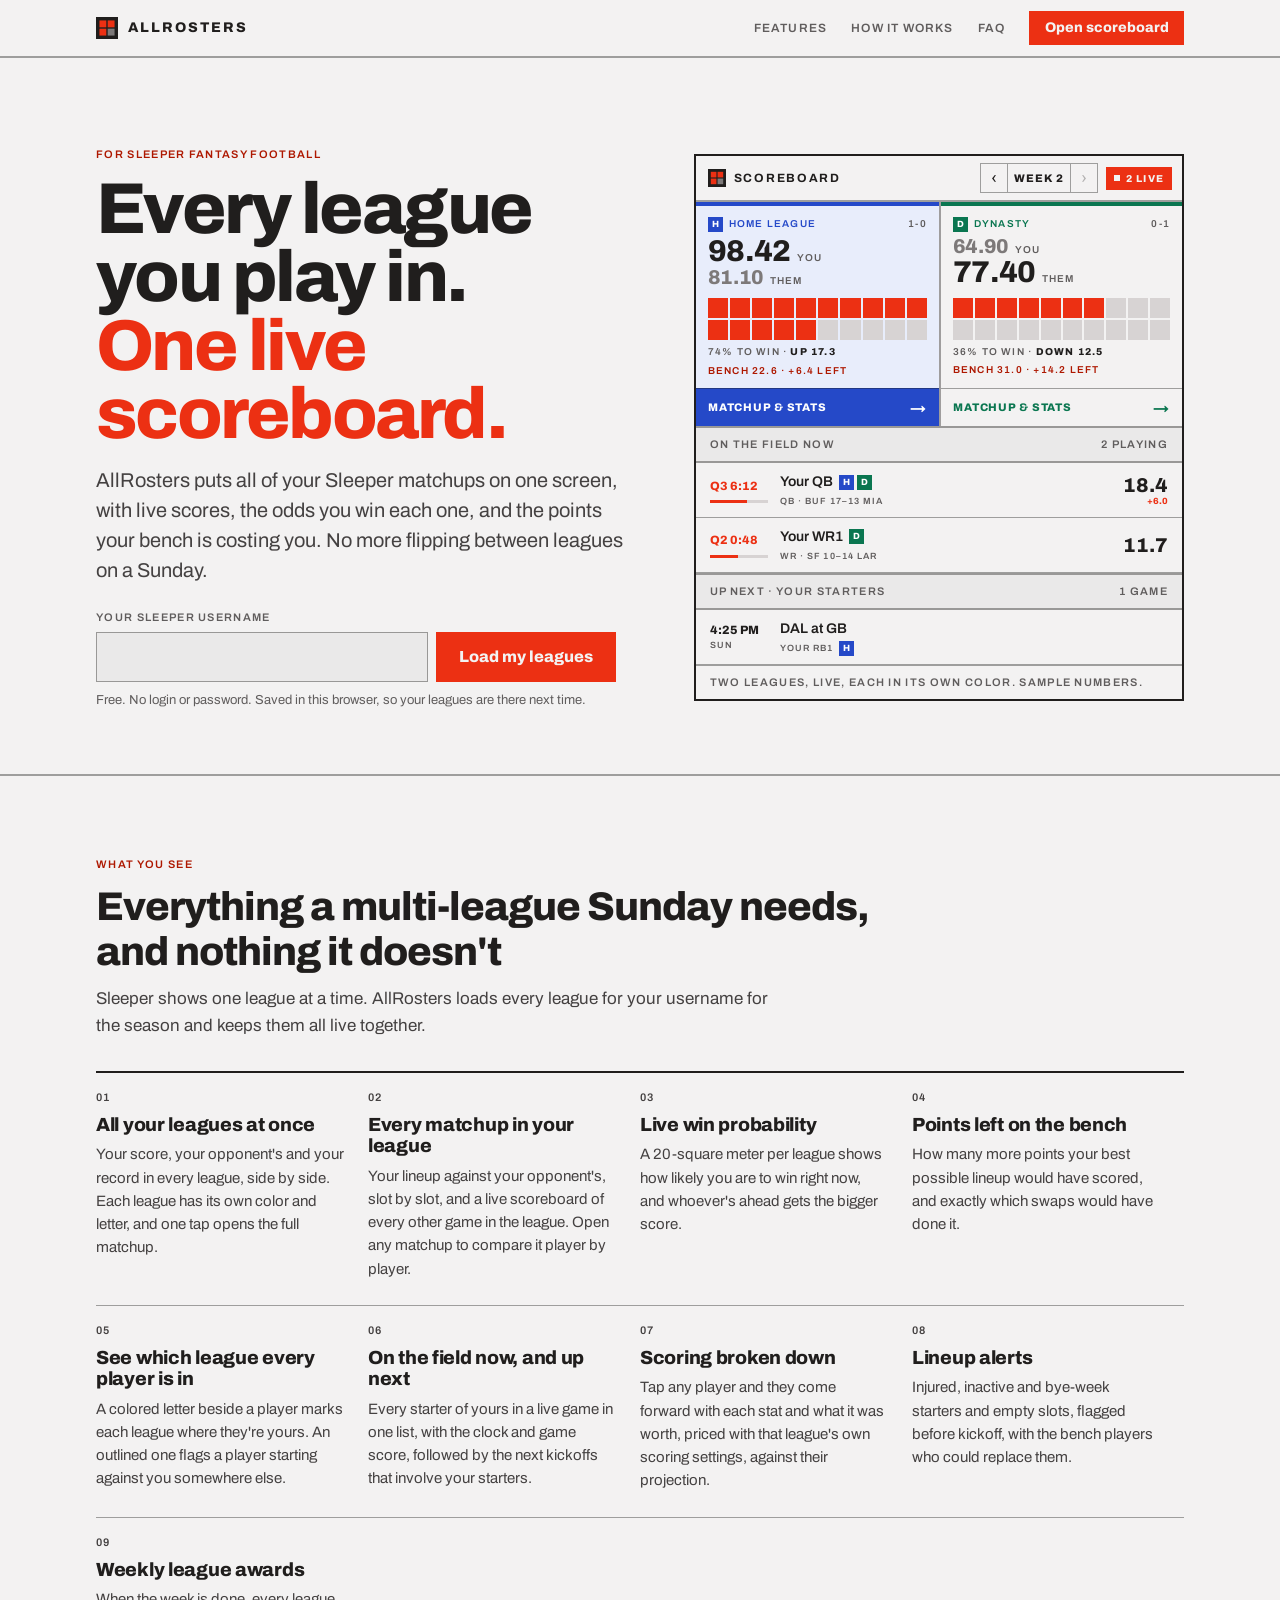
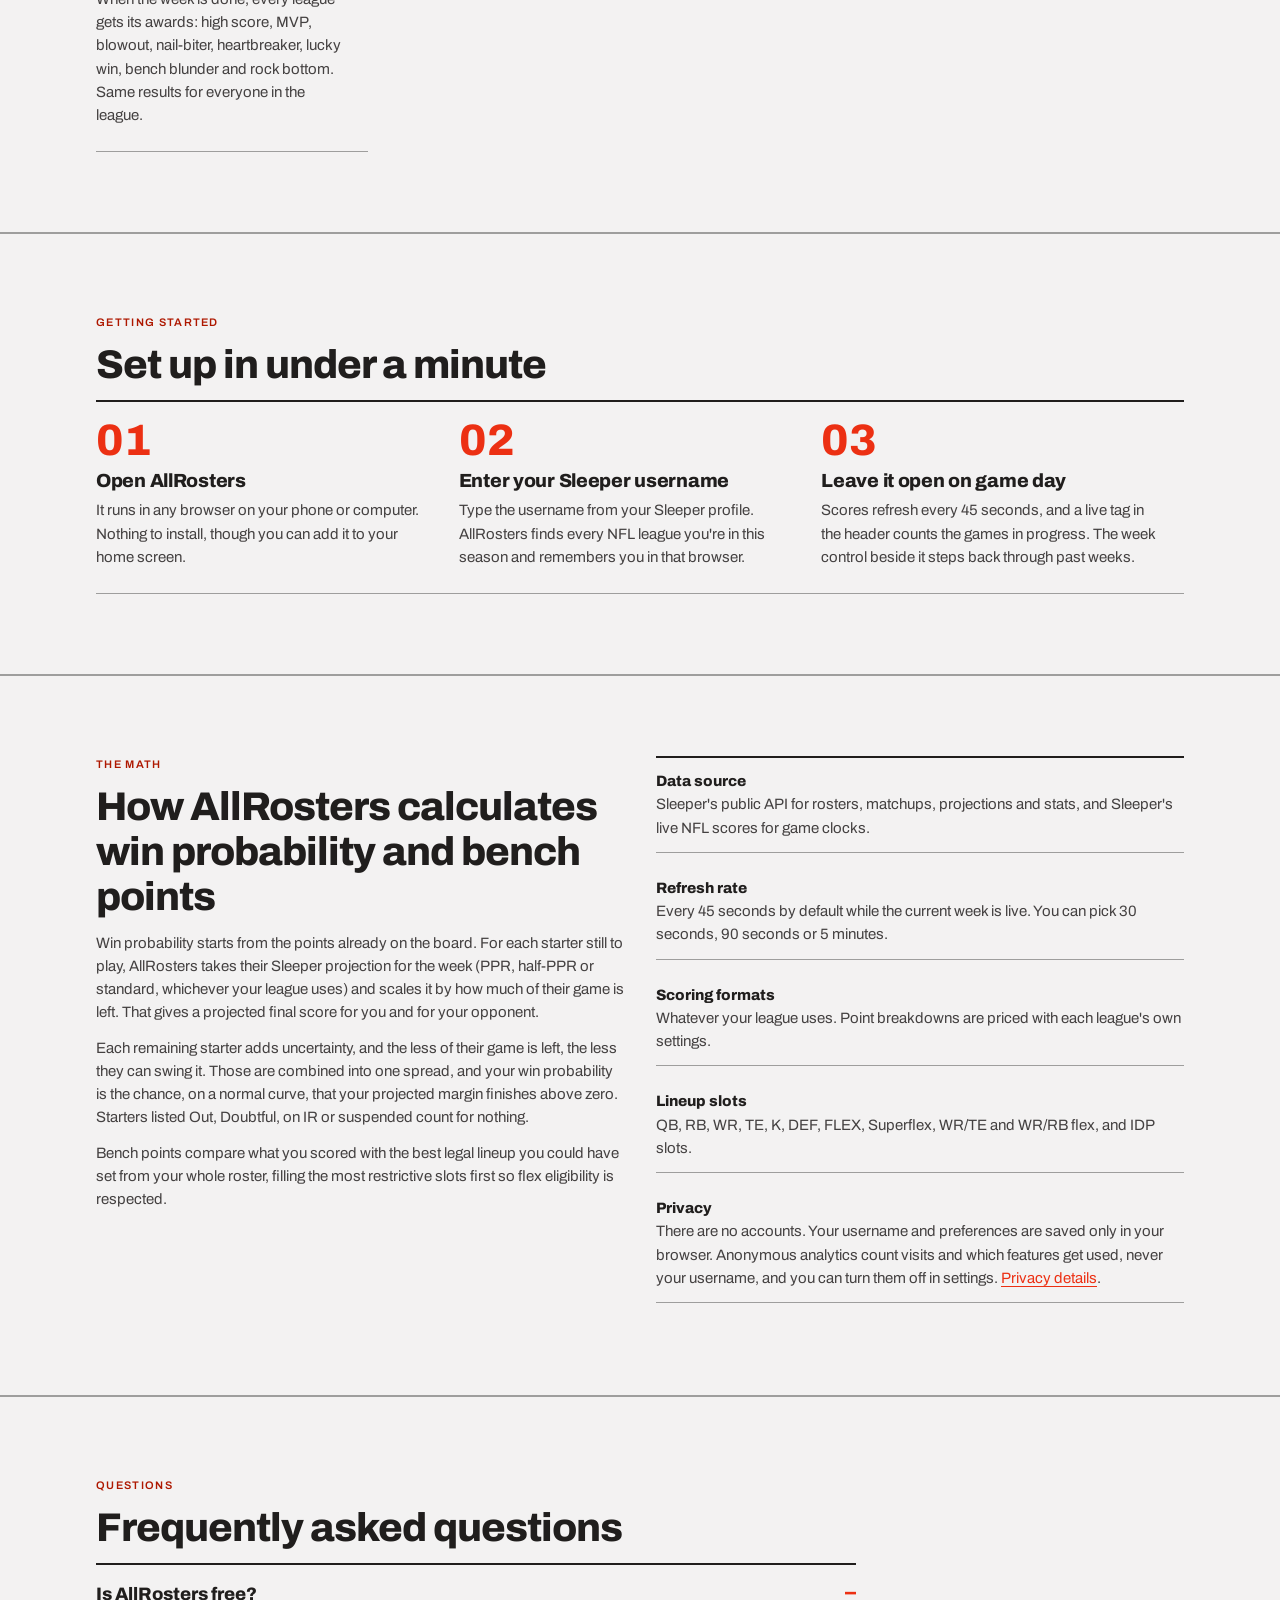
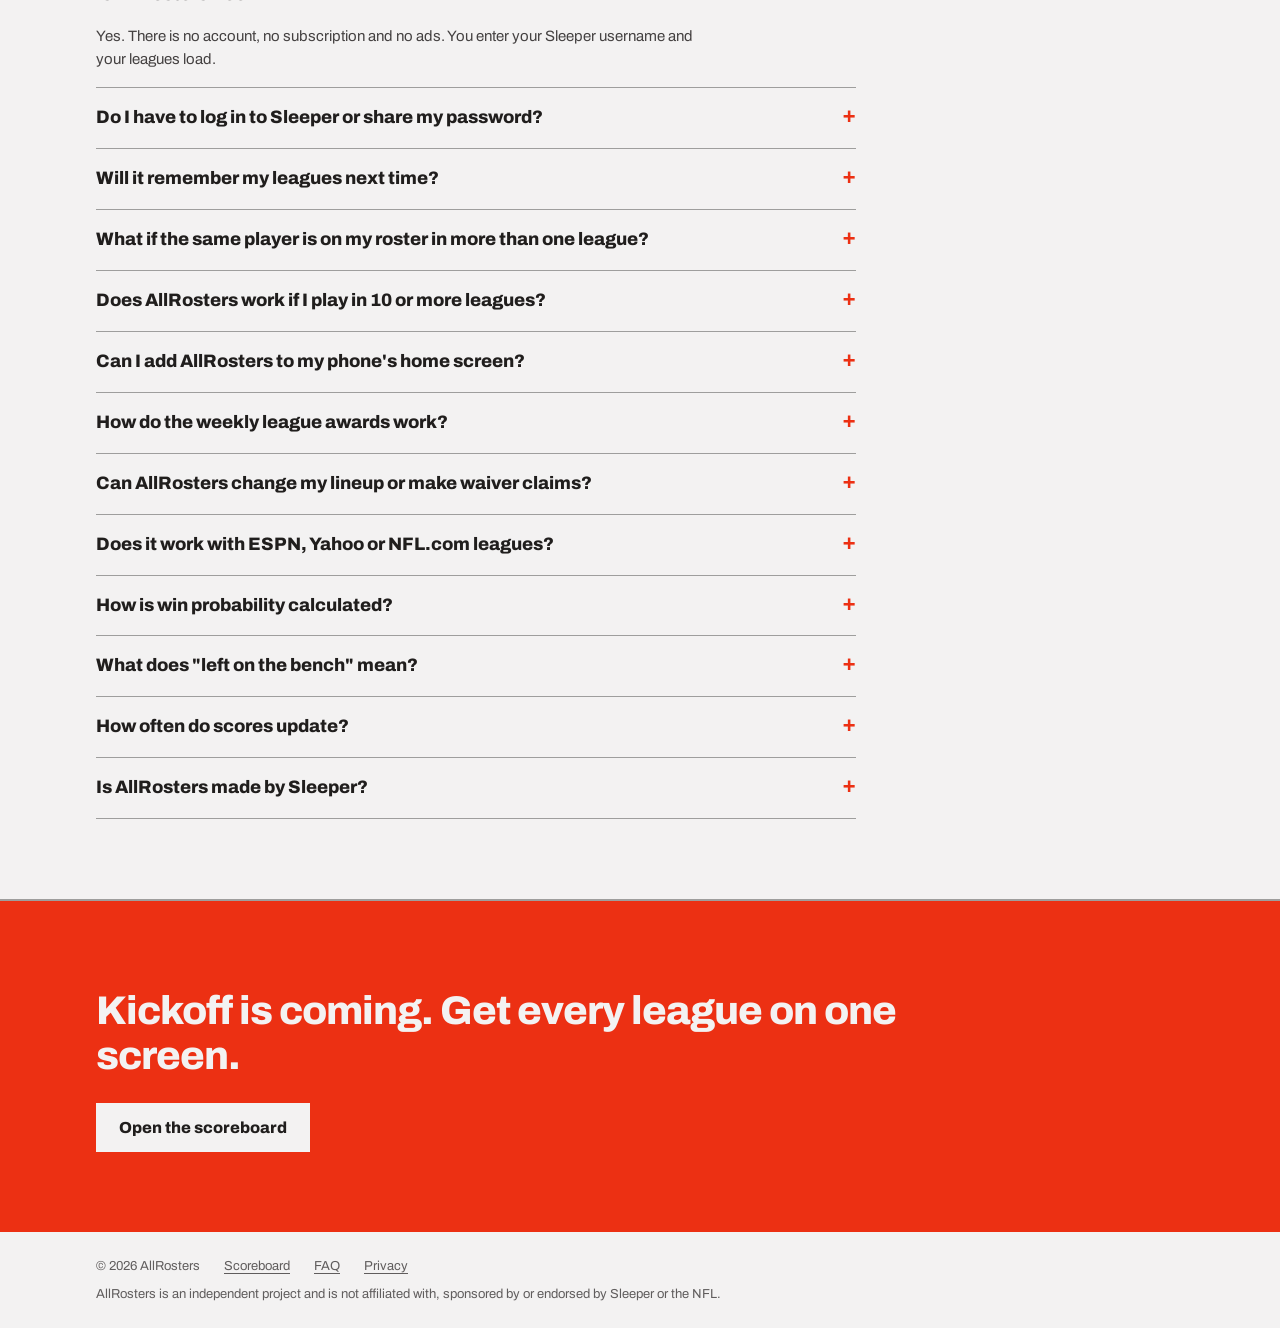
<file: index.html>
<!DOCTYPE html>
<html lang="en-US" data-theme="light">
<head>
<meta charset="utf-8">
<script src="/assets/analytics.js"></script>
<meta name="viewport" content="width=device-width, initial-scale=1, viewport-fit=cover">
<title>AllRosters: A Live Scoreboard for Every Sleeper League</title>
<meta name="description" content="Follow all your Sleeper fantasy football leagues on one live scoreboard: scores, win probability, game clocks, and the points your bench is costing you. Free, no login.">
<meta name="robots" content="index, follow, max-image-preview:large, max-snippet:-1">
<link rel="canonical" href="https://allrosters.com/">
<meta name="theme-color" content="#f3f2f2" media="(prefers-color-scheme: light)">
<meta name="theme-color" content="#1a1918" media="(prefers-color-scheme: dark)">
<meta name="color-scheme" content="light dark">

<!-- sharing -->
<meta property="og:type" content="website">
<meta property="og:site_name" content="AllRosters">
<meta property="og:url" content="https://allrosters.com/">
<meta property="og:title" content="AllRosters: A Live Scoreboard for Every Sleeper League">
<meta property="og:description" content="Every Sleeper matchup on one screen, with live win probability and the points your bench is costing you.">
<meta property="og:image" content="https://allrosters.com/og.png?v=2">
<meta property="og:image:width" content="1200">
<meta property="og:image:height" content="630">
<meta property="og:image:alt" content="AllRosters scoreboard showing two Sleeper leagues, each in its own color, with scores and win probability">
<meta property="og:locale" content="en_US">
<meta name="twitter:card" content="summary_large_image">

<link rel="icon" href="/favicon.svg" type="image/svg+xml">
<link rel="icon" href="/favicon.ico" sizes="32x32">
<link rel="apple-touch-icon" href="/apple-touch-icon.png">
<link rel="manifest" href="/site.webmanifest">

<link rel="preconnect" href="https://fonts.googleapis.com">
<link rel="preconnect" href="https://fonts.gstatic.com" crossorigin>
<link rel="stylesheet" href="https://fonts.googleapis.com/css2?family=Archivo:wght@400;600;800&display=swap">
<link rel="stylesheet" href="/ds/modernist/styles.css">
<link rel="stylesheet" href="/assets/dark.css">
<link rel="stylesheet" href="/assets/leagues.css">
<script>
/* match the scoreboard's saved look, else the system's, before first paint */
try{
  var t=(JSON.parse(localStorage.getItem("sb_cfg"))||{}).theme;
  if(!t && matchMedia("(prefers-color-scheme: dark)").matches) t="dark";
  if(t) document.documentElement.dataset.theme=t;
}catch(e){}
</script>

<script type="application/ld+json">
{
  "@context": "https://schema.org",
  "@graph": [
    {
      "@type": "Organization",
      "@id": "https://allrosters.com/#org",
      "name": "AllRosters",
      "url": "https://allrosters.com/",
      "logo": { "@type": "ImageObject", "url": "https://allrosters.com/icon-512.png", "width": 512, "height": 512 }
    },
    {
      "@type": "WebSite",
      "@id": "https://allrosters.com/#website",
      "name": "AllRosters",
      "url": "https://allrosters.com/",
      "inLanguage": "en-US",
      "publisher": { "@id": "https://allrosters.com/#org" }
    },
    {
      "@type": "WebPage",
      "@id": "https://allrosters.com/#webpage",
      "url": "https://allrosters.com/",
      "name": "AllRosters: A Live Scoreboard for Every Sleeper League",
      "description": "Follow all your Sleeper fantasy football leagues on one live scoreboard: scores, win probability, game clocks, and the points your bench is costing you.",
      "isPartOf": { "@id": "https://allrosters.com/#website" },
      "about": { "@id": "https://allrosters.com/#app" },
      "primaryImageOfPage": { "@type": "ImageObject", "url": "https://allrosters.com/og.png?v=2" },
      "dateModified": "2026-09-16",
      "inLanguage": "en-US"
    },
    {
      "@type": "WebApplication",
      "@id": "https://allrosters.com/#app",
      "name": "AllRosters Scoreboard",
      "url": "https://allrosters.com/scoreboard",
      "applicationCategory": "SportsApplication",
      "operatingSystem": "Any (web browser)",
      "browserRequirements": "Requires JavaScript",
      "isAccessibleForFree": true,
      "offers": { "@type": "Offer", "price": "0", "priceCurrency": "USD" },
      "publisher": { "@id": "https://allrosters.com/#org" },
      "description": "A free, read-only live scoreboard for people who play in more than one Sleeper fantasy football league.",
      "featureList": [
        "Every Sleeper league for a username on one screen, each in its own color",
        "Head-to-head matchup view, slot by slot",
        "Every matchup in each league for the week, with scores, win odds and projections",
        "Live win probability for each matchup",
        "Points left on the bench against your best possible lineup",
        "League tags on every player rostered in more than one league",
        "Your starters currently on the field, and upcoming kickoffs for your starters",
        "Point-by-point scoring breakdowns using each league's settings",
        "League standings",
        "Weekly league awards decided by final scores",
        "Compact view and league filtering for players in many leagues",
        "Lineup alerts for injured, bye-week and empty starters"
      ]
    },
    {
      "@type": "FAQPage",
      "@id": "https://allrosters.com/#faq",
      "mainEntity": [
        { "@type": "Question", "name": "Is AllRosters free?",
          "acceptedAnswer": { "@type": "Answer", "text": "Yes. There is no account, no subscription and no ads. You enter your Sleeper username and your leagues load." } },
        { "@type": "Question", "name": "Do I have to log in to Sleeper or share my password?",
          "acceptedAnswer": { "@type": "Answer", "text": "No. AllRosters only needs your public Sleeper username. It reads the same public data anyone can see about a Sleeper league, and never asks for a password." } },
        { "@type": "Question", "name": "Will it remember my leagues next time?",
          "acceptedAnswer": { "@type": "Answer", "text": "Yes. Your username is saved in the browser you used, so the scoreboard opens straight to your leagues. Settings also gives you a personal link that brings them back on any other phone or computer, or if your browser's data gets cleared." } },
        { "@type": "Question", "name": "What if the same player is on my roster in more than one league?",
          "acceptedAnswer": { "@type": "Answer", "text": "Each league gets its own color and letter. Beside a player's name, a solid letter marks every other league where that player is yours, and an outlined letter marks a league where they're starting against you. On the home screen, upcoming kickoffs list your starters with the same letters." } },
        { "@type": "Question", "name": "Does AllRosters work if I play in 10 or more leagues?",
          "acceptedAnswer": { "@type": "Answer", "text": "Yes. With up to four leagues each one gets a card; past four, every league becomes a compact row with its score, win odds and status, under a count of how many you're up, down or tied in. Each league keeps its own color and short code, and settings let you hide mock drafts, best ball or leagues you've left so they aren't loaded." } },
        { "@type": "Question", "name": "Can I add AllRosters to my phone's home screen?",
          "acceptedAnswer": { "@type": "Answer", "text": "Yes. On iPhone or iPad, open the scoreboard in Safari, tap the Share button, then Add to Home Screen. On Android, Chrome offers to install it, or use the browser menu's Add to Home screen. It then opens full screen from its own icon, straight to your leagues, and the scoreboard shows these steps too." } },
        { "@type": "Question", "name": "How do the weekly league awards work?",
          "acceptedAnswer": { "@type": "Answer", "text": "Once every game of the week is final, AllRosters hands out the same eight awards in each of your leagues: high score, MVP (the top-scoring starter), blowout, nail-biter, heartbreaker (the highest score in a loss), lucky win (the lowest score in a win), bench blunder (the most points left on a bench) and rock bottom. They come only from the league's final scores, so everyone in the league sees the same winners. NFL stat corrections can still change them until midweek." } },
        { "@type": "Question", "name": "Can AllRosters change my lineup or make waiver claims?",
          "acceptedAnswer": { "@type": "Answer", "text": "No. Sleeper's public API is read-only, so AllRosters can only show your leagues. Lineup changes, trades and waivers still happen in the Sleeper app." } },
        { "@type": "Question", "name": "Does it work with ESPN, Yahoo or NFL.com leagues?",
          "acceptedAnswer": { "@type": "Answer", "text": "Not today. AllRosters works with Sleeper NFL leagues only." } },
        { "@type": "Question", "name": "How is win probability calculated?",
          "acceptedAnswer": { "@type": "Answer", "text": "For each starter still to play, AllRosters takes their projection and scales it by the share of their game left. Adding that to the points already scored gives a projected final for both teams. The uncertainty of each remaining starter is combined, and the chance your projected margin stays above zero on a normal curve is your win probability. Injured and inactive players count for nothing." } },
        { "@type": "Question", "name": "What does \"left on the bench\" mean?",
          "acceptedAnswer": { "@type": "Answer", "text": "It is the gap between what your lineup scored and the highest-scoring legal lineup you could have set from everyone on your roster that week, including flex eligibility. AllRosters also names the swaps that would have closed the gap." } },
        { "@type": "Question", "name": "How often do scores update?",
          "acceptedAnswer": { "@type": "Answer", "text": "Every 45 seconds by default. You can choose 30 seconds, 90 seconds or 5 minutes in settings, and refresh by hand at any time." } },
        { "@type": "Question", "name": "Is AllRosters made by Sleeper?",
          "acceptedAnswer": { "@type": "Answer", "text": "No. AllRosters is an independent project and is not affiliated with or endorsed by Sleeper." } }
      ]
    }
  ]
}
</script>

<style>
/* Homepage layer. Values come from the Modernist tokens, as in the scoreboard. */
body{-webkit-font-smoothing:antialiased}
.wrap{max-width:1120px;margin:0 auto;padding:0 var(--space-4)}
.skip{position:absolute;left:-9999px}
.skip:focus{left:var(--space-4);top:var(--space-2);background:var(--color-bg);padding:var(--space-2);z-index:9}
.lb{font-size:11px;font-weight:600;letter-spacing:.12em;text-transform:uppercase;color:var(--color-neutral-700)}
.lb.acc{color:var(--color-accent-700)}
.n{font-variant-numeric:tabular-nums;font-weight:800}

/* header */
.site{border-bottom:2px solid var(--color-divider)}
.site .wrap{display:flex;align-items:center;gap:var(--space-4);min-height:56px}
.brand{display:flex;align-items:center;gap:10px;font-size:14px;font-weight:800;letter-spacing:.14em;
  color:var(--color-text);text-decoration:none}
.brand svg{width:22px;height:22px;display:block}
.site nav{margin-left:auto;display:flex;align-items:center;gap:var(--space-6)}
.site nav a:not(.btn){font-size:12px;font-weight:600;letter-spacing:.1em;text-transform:uppercase;
  color:var(--color-neutral-700);text-decoration:none}
.site nav a:not(.btn):hover{color:var(--color-accent)}
@media(max-width:559px){.site nav a:not(.btn){display:none}}

/* hero */
.hero{padding:clamp(40px,8vw,88px) 0 clamp(32px,6vw,64px);border-bottom:2px solid var(--color-divider)}
.hero .wrap{display:grid;gap:clamp(32px,5vw,56px);align-items:center}
@media(min-width:900px){.hero .wrap{grid-template-columns:1.05fr .95fr}}
.hero h1{font-size:clamp(40px,6.4vw,72px);line-height:.95;letter-spacing:-.035em;margin:var(--space-3) 0 var(--space-4)}
.hero h1 em{font-style:normal;color:var(--color-accent);display:block}
.lede{font-size:clamp(17px,1.8vw,20px);line-height:1.5;color:var(--color-neutral-800);max-width:34em}
.cta{display:flex;flex-wrap:wrap;align-items:center;gap:var(--space-3) var(--space-4);margin-top:var(--space-6)}
.btn-lg{font-size:16px;padding:14px 22px}
.start{margin-top:var(--space-6);max-width:520px}
.start label{display:block;margin-bottom:6px}
.startrow{display:flex;flex-wrap:wrap;gap:var(--space-2)}
.startrow .input{flex:1 1 220px;min-height:50px;font-size:16px}
.startrow .btn{flex:none}
@media(max-width:419px){.startrow .btn{flex:1 1 100%}}
.start .fine{margin:var(--space-2) 0 0}
.fine{font-size:13px;color:var(--color-neutral-700)}

/* product picture, drawn with the scoreboard's own parts: league colors, lead-sized scores, the way in */
.shot{border:2px solid var(--color-text);background:var(--color-bg)}
.shot .bar{display:flex;align-items:center;gap:8px;padding:7px 10px 7px 12px;border-bottom:2px solid var(--color-divider)}
.mbrand{display:flex;align-items:center;gap:8px;font-size:12px;letter-spacing:.14em;white-space:nowrap}
.mbrand svg{width:18px;height:18px;display:block;flex:none}
/* the week stepper, as the scoreboard draws it */
.mwk{margin-left:auto;display:flex;align-items:stretch;height:30px;border:1px solid var(--color-divider);flex:none}
.mwk span{display:grid;place-items:center;width:26px;font-size:17px;line-height:1}
.mwk .wl{width:auto;min-width:64px;padding:0 6px;font-size:11px;font-weight:800;letter-spacing:.08em;
  border-left:1px solid var(--color-divider);border-right:1px solid var(--color-divider)}
.mwk .off{opacity:.3}
@media(max-width:419px){.mbrand span{display:none}}
.livetag{display:inline-flex;align-items:center;gap:6px;padding:4px 8px;background:var(--color-accent);color:var(--color-bg);
  font-size:10px;font-weight:800;letter-spacing:.12em;white-space:nowrap}
.livetag i{width:6px;height:6px;background:currentColor}
.cells{display:grid;grid-template-columns:1fr 1fr}
.cell{padding:14px 12px 0;display:flex;flex-direction:column;box-shadow:inset 0 4px 0 var(--lg);min-width:0}
.cell+.cell{border-left:2px solid var(--color-divider)}
.cell.sel{background:var(--lg-tint)}
.cell .hd{display:flex;align-items:center;gap:6px;min-width:0}
.cell .hd .lb:last-child{margin-left:auto}
.key{display:inline-grid;place-items:center;min-width:15px;height:15px;padding:0 3px;flex:none;font-size:9px;font-weight:800;
  line-height:1;letter-spacing:0;background:var(--lg);color:var(--on-league)}
.key.vs{background:transparent;color:var(--lg);box-shadow:inset 0 0 0 1.5px var(--lg)}
.cs{display:flex;align-items:baseline;gap:6px}
.cs .v{font-size:clamp(24px,3.2vw,30px);line-height:1.05;letter-spacing:-.02em}
.cs.trail .v{font-size:clamp(17px,2.1vw,20px);color:var(--color-neutral-600)}
.cs .lb{font-size:9px}
.cs.first{margin-top:4px}
.matrix{display:grid;grid-template-columns:repeat(10,1fr);gap:2px;margin:9px 0 4px}
.matrix i{aspect-ratio:1;background:var(--color-neutral-300)}
.matrix i.on{background:var(--color-accent)}
.cst{color:var(--color-text);font-weight:800}
.shot .cell .lb{font-size:10px}
.shot .cell .lb.acc{margin:3px 0 10px}
@media(max-width:479px){.shot .cell .lb.acc{display:none}.shot .cell .matrix{margin-bottom:6px}.cgo{margin-top:10px}.shot .cell .cst{display:block}}
.cgo{display:flex;align-items:center;margin:auto -12px 0;padding:10px 12px;border-top:1px solid var(--color-divider);
  color:var(--lg);font-size:11px;font-weight:800;letter-spacing:.08em;text-transform:uppercase}
.cgo span:last-child{margin-left:auto;font-size:16px;line-height:1}
.cell.sel .cgo{background:var(--lg);color:var(--on-league)}
.shot .band{padding:8px 14px;background:var(--color-surface);border-top:2px solid var(--color-divider);
  border-bottom:2px solid var(--color-divider);display:flex}
.shot .band .lb:last-child{margin-left:auto}
/* player rows as the scoreboard draws them: clock and game progress, who, points */
.row{display:flex;align-items:center;gap:12px;padding:8px 14px;border-bottom:1px solid var(--color-divider)}
.row:last-child{border-bottom:0}
.row .clk{width:58px;flex:none}
.row .clk>*,.row .mid>.sub,.row .p .dl{display:block}
.row .mid{display:flex;flex-direction:column;gap:2px}
.row .ck{font-size:12px;font-weight:800;color:var(--color-accent);white-space:nowrap;font-variant-numeric:tabular-nums}
.row .ck.pre{color:var(--color-text)}
.row .track{display:block;height:3px;margin-top:5px;background:var(--color-neutral-300)}
.row .track b{display:block;height:3px;background:var(--color-accent)}
.row .mid{flex:1;min-width:0}
.row .nmr{display:flex;align-items:center;gap:6px}
.row .nm{font-size:14px;font-weight:600}
.row .chips{display:inline-flex;gap:3px}
.row .sub{font-size:9px;font-weight:600;letter-spacing:.12em;text-transform:uppercase;color:var(--color-neutral-700);white-space:nowrap}
.row .p{margin-left:auto;text-align:right;font-size:20px;line-height:1}
.row .p .dl{display:block;font-size:9px;font-weight:800;color:var(--color-accent);margin-top:2px}
.shot figcaption{padding:8px 14px;margin:0;border-top:2px solid var(--color-divider)}

/* sections */
section{padding:clamp(48px,7vw,80px) 0;border-bottom:2px solid var(--color-divider)}
section h2{font-size:clamp(28px,3.6vw,40px);letter-spacing:-.025em;margin:var(--space-2) 0 var(--space-3);max-width:20em}
section .intro{font-size:17px;color:var(--color-neutral-800);max-width:40em;margin-bottom:var(--space-8)}
.grid{display:grid;grid-template-columns:repeat(auto-fit,minmax(260px,1fr));border-top:2px solid var(--color-text)}
.grid > *{padding:var(--space-4) var(--space-4) var(--space-6) 0;border-bottom:1px solid var(--color-divider)}
.grid h3{font-size:19px;margin:var(--space-2) 0}
.grid p{margin:0;color:var(--color-neutral-800)}
@media(min-width:600px){.grid > *{padding-right:var(--space-6)}}
ol.steps{list-style:none;margin:0;padding:0;counter-reset:s}
ol.steps li{counter-increment:s}
ol.steps li::before{content:"0" counter(s);display:block;font-size:44px;font-weight:800;line-height:1;
  color:var(--color-accent);font-variant-numeric:tabular-nums}
.method{display:grid;gap:var(--space-8)}
@media(min-width:900px){.method{grid-template-columns:1fr 1fr}}
.method p{color:var(--color-neutral-800)}
.method dl{margin:0;border-top:2px solid var(--color-text)}
.method dt{font-weight:800;padding-top:var(--space-3)}
.method dd{margin:0 0 var(--space-3);padding-bottom:var(--space-3);border-bottom:1px solid var(--color-divider);color:var(--color-neutral-800)}
.faq{border-top:2px solid var(--color-text);max-width:760px}
.faq details{border-bottom:1px solid var(--color-divider)}
.faq summary{cursor:pointer;list-style:none;display:flex;gap:var(--space-4);padding:var(--space-4) 0;
  font-size:18px;font-weight:800}
.faq summary::-webkit-details-marker{display:none}
.faq summary::after{content:"+";margin-left:auto;color:var(--color-accent);font-size:22px;line-height:1}
.faq details[open] summary::after{content:"–"}
.faq details p{margin:0;padding:0 0 var(--space-4);color:var(--color-neutral-800);max-width:40em}
.closer{background:var(--color-accent);color:var(--color-bg);border-bottom:0}
.closer h2{color:var(--color-bg)}
.closer .btn{background:var(--color-bg);color:var(--color-text)}
.closer .btn:hover{background:var(--color-surface)}
footer{padding:var(--space-6) 0 calc(var(--space-6) + env(safe-area-inset-bottom))}
footer .wrap{display:flex;flex-wrap:wrap;gap:var(--space-2) var(--space-6);font-size:13px;color:var(--color-neutral-700)}
footer a{color:inherit}
footer .dis{flex-basis:100%}
</style>
</head>
<body>
<a class="skip" href="#main">Skip to content</a>

<header class="site">
  <div class="wrap">
    <a class="brand" href="/" aria-label="AllRosters home">
      <svg viewBox="0 0 32 32" aria-hidden="true"><rect width="32" height="32" fill="var(--color-text)"/><rect x="5" y="5" width="10" height="10" fill="var(--color-accent)"/><rect x="17" y="5" width="10" height="10" fill="var(--color-accent)"/><rect x="5" y="17" width="10" height="10" fill="var(--color-accent)"/><rect x="17" y="17" width="10" height="10" fill="var(--color-neutral-600)"/></svg>
      ALLROSTERS
    </a>
    <nav aria-label="Main">
      <a href="#features">Features</a>
      <a href="#win-probability">How it works</a>
      <a href="#faq">FAQ</a>
      <a class="btn btn-primary" href="/scoreboard">Open scoreboard</a>
    </nav>
  </div>
</header>

<main id="main">
  <div class="hero">
    <div class="wrap">
      <div>
        <p class="lb acc">For Sleeper fantasy football</p>
        <h1>Every league you play in. <em>One live scoreboard.</em></h1>
        <p class="lede">AllRosters puts all of your Sleeper matchups on one screen, with live scores, the odds you win each one, and the points your bench is costing you. No more flipping between leagues on a Sunday.</p>
        <form class="start" action="/scoreboard" method="get">
          <label class="lb" for="user">Your Sleeper username</label>
          <div class="startrow">
            <input class="input" id="user" name="user" required autocapitalize="off" autocomplete="off" spellcheck="false" enterkeyhint="go">
            <button class="btn btn-primary btn-lg" type="submit">Load my leagues</button>
          </div>
          <p class="fine">Free. No login or password. Saved in this browser, so your leagues are there next time.</p>
        </form>
      </div>

      <figure class="shot">
        <div aria-hidden="true">
          <div class="bar"><b class="mbrand"><svg viewBox="0 0 32 32"><rect width="32" height="32" fill="var(--color-text)"/><rect x="5" y="5" width="10" height="10" fill="var(--color-accent)"/><rect x="17" y="5" width="10" height="10" fill="var(--color-accent)"/><rect x="5" y="17" width="10" height="10" fill="var(--color-accent)"/><rect x="17" y="17" width="10" height="10" fill="var(--color-neutral-600)"/></svg><span>SCOREBOARD</span></b><span class="mwk"><span>‹</span><span class="wl">WEEK 2</span><span class="off">›</span></span><span class="livetag"><i></i>2 LIVE</span></div>
          <div class="cells">
            <div class="cell lg0 sel">
              <div class="hd"><span class="key">H</span><span class="lb lgc">Home league</span><span class="lb">1-0</span></div>
              <div class="cs first"><span class="v n">98.42</span><span class="lb">You</span></div>
              <div class="cs trail"><span class="v n">81.10</span><span class="lb">Them</span></div>
              <div class="matrix"><i class="on"></i><i class="on"></i><i class="on"></i><i class="on"></i><i class="on"></i><i class="on"></i><i class="on"></i><i class="on"></i><i class="on"></i><i class="on"></i><i class="on"></i><i class="on"></i><i class="on"></i><i class="on"></i><i class="on"></i><i></i><i></i><i></i><i></i><i></i></div>
              <span class="lb">74% to win · <span class="cst">Up 17.3</span></span>
              <span class="lb acc">Bench 22.6 · +6.4 left</span>
              <div class="cgo"><span>Matchup &amp; stats</span><span>→</span></div>
            </div>
            <div class="cell lg1">
              <div class="hd"><span class="key">D</span><span class="lb lgc">Dynasty</span><span class="lb">0-1</span></div>
              <div class="cs first trail"><span class="v n">64.90</span><span class="lb">You</span></div>
              <div class="cs"><span class="v n">77.40</span><span class="lb">Them</span></div>
              <div class="matrix"><i class="on"></i><i class="on"></i><i class="on"></i><i class="on"></i><i class="on"></i><i class="on"></i><i class="on"></i><i></i><i></i><i></i><i></i><i></i><i></i><i></i><i></i><i></i><i></i><i></i><i></i><i></i></div>
              <span class="lb">36% to win · <span class="cst">Down 12.5</span></span>
              <span class="lb acc">Bench 31.0 · +14.2 left</span>
              <div class="cgo"><span>Matchup &amp; stats</span><span>→</span></div>
            </div>
          </div>
          <div class="band"><span class="lb">On the field now</span><span class="lb">2 playing</span></div>
          <div class="row"><span class="clk"><span class="ck">Q3 6:12</span><i class="track"><b style="width:65%"></b></i></span><span class="mid"><span class="nmr"><span class="nm">Your QB</span><span class="chips"><span class="key lg0">H</span><span class="key lg1">D</span></span></span><span class="sub">QB · BUF 17–13 MIA</span></span><span class="p n">18.4<span class="dl">+6.0</span></span></div>
          <div class="row"><span class="clk"><span class="ck">Q2 0:48</span><i class="track"><b style="width:49%"></b></i></span><span class="mid"><span class="nmr"><span class="nm">Your WR1</span><span class="chips"><span class="key lg1">D</span></span></span><span class="sub">WR · SF 10–14 LAR</span></span><span class="p n">11.7</span></div>
          <div class="band"><span class="lb">Up next · your starters</span><span class="lb">1 game</span></div>
          <div class="row"><span class="clk"><span class="ck pre">4:25 PM</span><span class="sub">Sun</span></span><span class="mid"><span class="nmr"><span class="nm">DAL at GB</span></span><span class="nmr"><span class="sub">Your RB1</span><span class="chips"><span class="key lg0">H</span></span></span></span></div>
        </div>
        <figcaption class="lb">Two leagues, live, each in its own color. Sample numbers.</figcaption>
      </figure>
    </div>
  </div>

  <section id="features" aria-labelledby="features-h">
    <div class="wrap">
      <p class="lb acc">What you see</p>
      <h2 id="features-h">Everything a multi-league Sunday needs, and nothing it doesn't</h2>
      <p class="intro">Sleeper shows one league at a time. AllRosters loads every league for your username for the season and keeps them all live together.</p>
      <div class="grid">
        <div><p class="lb">01</p><h3>All your leagues at once</h3><p>Your score, your opponent's and your record in every league, side by side. Each league has its own color and letter, and one tap opens the full matchup.</p></div>
        <div><p class="lb">02</p><h3>Every matchup in your league</h3><p>Your lineup against your opponent's, slot by slot, and a live scoreboard of every other game in the league. Open any matchup to compare it player by player.</p></div>
        <div><p class="lb">03</p><h3>Live win probability</h3><p>A 20-square meter per league shows how likely you are to win right now, and whoever's ahead gets the bigger score.</p></div>
        <div><p class="lb">04</p><h3>Points left on the bench</h3><p>How many more points your best possible lineup would have scored, and exactly which swaps would have done it.</p></div>
        <div><p class="lb">05</p><h3>See which league every player is in</h3><p>A colored letter beside a player marks each league where they're yours. An outlined one flags a player starting against you somewhere else.</p></div>
        <div><p class="lb">06</p><h3>On the field now, and up next</h3><p>Every starter of yours in a live game in one list, with the clock and game score, followed by the next kickoffs that involve your starters.</p></div>
        <div><p class="lb">07</p><h3>Scoring broken down</h3><p>Tap any player and they come forward with each stat and what it was worth, priced with that league's own scoring settings, against their projection.</p></div>
        <div><p class="lb">08</p><h3>Lineup alerts</h3><p>Injured, inactive and bye-week starters and empty slots, flagged before kickoff, with the bench players who could replace them.</p></div>
        <div><p class="lb">09</p><h3>Weekly league awards</h3><p>When the week is done, every league gets its awards: high score, MVP, blowout, nail-biter, heartbreaker, lucky win, bench blunder and rock bottom. Same results for everyone in the league.</p></div>
      </div>
    </div>
  </section>

  <section id="how" aria-labelledby="how-h">
    <div class="wrap">
      <p class="lb acc">Getting started</p>
      <h2 id="how-h">Set up in under a minute</h2>
      <ol class="steps grid">
        <li><h3>Open AllRosters</h3><p>It runs in any browser on your phone or computer. Nothing to install, though you can add it to your home screen.</p></li>
        <li><h3>Enter your Sleeper username</h3><p>Type the username from your Sleeper profile. AllRosters finds every NFL league you're in this season and remembers you in that browser.</p></li>
        <li><h3>Leave it open on game day</h3><p>Scores refresh every 45 seconds, and a live tag in the header counts the games in progress. The week control beside it steps back through past weeks.</p></li>
      </ol>
    </div>
  </section>

  <section id="win-probability" aria-labelledby="wp-h">
    <div class="wrap method">
      <div>
        <p class="lb acc">The math</p>
        <h2 id="wp-h">How AllRosters calculates win probability and bench points</h2>
        <p>Win probability starts from the points already on the board. For each starter still to play, AllRosters takes their Sleeper projection for the week (PPR, half-PPR or standard, whichever your league uses) and scales it by how much of their game is left. That gives a projected final score for you and for your opponent.</p>
        <p>Each remaining starter adds uncertainty, and the less of their game is left, the less they can swing it. Those are combined into one spread, and your win probability is the chance, on a normal curve, that your projected margin finishes above zero. Starters listed Out, Doubtful, on IR or suspended count for nothing.</p>
        <p>Bench points compare what you scored with the best legal lineup you could have set from your whole roster, filling the most restrictive slots first so flex eligibility is respected.</p>
      </div>
      <dl>
        <dt>Data source</dt>
        <dd>Sleeper's public API for rosters, matchups, projections and stats, and Sleeper's live NFL scores for game clocks.</dd>
        <dt>Refresh rate</dt>
        <dd>Every 45 seconds by default while the current week is live. You can pick 30 seconds, 90 seconds or 5 minutes.</dd>
        <dt>Scoring formats</dt>
        <dd>Whatever your league uses. Point breakdowns are priced with each league's own settings.</dd>
        <dt>Lineup slots</dt>
        <dd>QB, RB, WR, TE, K, DEF, FLEX, Superflex, WR/TE and WR/RB flex, and IDP slots.</dd>
        <dt>Privacy</dt>
        <dd>There are no accounts. Your username and preferences are saved only in your browser. Anonymous analytics count visits and which features get used, never your username, and you can turn them off in settings. <a href="/privacy">Privacy details</a>.</dd>
      </dl>
    </div>
  </section>

  <section id="faq" aria-labelledby="faq-h">
    <div class="wrap">
      <p class="lb acc">Questions</p>
      <h2 id="faq-h">Frequently asked questions</h2>
      <div class="faq">
        <details open><summary>Is AllRosters free?</summary><p>Yes. There is no account, no subscription and no ads. You enter your Sleeper username and your leagues load.</p></details>
        <details><summary>Do I have to log in to Sleeper or share my password?</summary><p>No. AllRosters only needs your public Sleeper username. It reads the same public data anyone can see about a Sleeper league, and never asks for a password.</p></details>
        <details><summary>Will it remember my leagues next time?</summary><p>Yes. Your username is saved in the browser you used, so the scoreboard opens straight to your leagues. Settings also gives you a personal link that brings them back on any other phone or computer, or if your browser's data gets cleared.</p></details>
        <details><summary>What if the same player is on my roster in more than one league?</summary><p>Each league gets its own color and letter. Beside a player's name, a solid letter marks every other league where that player is yours, and an outlined letter marks a league where they're starting against you. On the home screen, upcoming kickoffs list your starters with the same letters.</p></details>
        <details><summary>Does AllRosters work if I play in 10 or more leagues?</summary><p>Yes. With up to four leagues each one gets a card; past four, every league becomes a compact row with its score, win odds and status, under a count of how many you're up, down or tied in. Each league keeps its own color and short code, and settings let you hide mock drafts, best ball or leagues you've left so they aren't loaded.</p></details>
        <details><summary>Can I add AllRosters to my phone's home screen?</summary><p>Yes. On iPhone or iPad, open the scoreboard in Safari, tap the Share button, then Add to Home Screen. On Android, Chrome offers to install it, or use the browser menu's Add to Home screen. It then opens full screen from its own icon, straight to your leagues, and the scoreboard shows these steps too.</p></details>
        <details><summary>How do the weekly league awards work?</summary><p>Once every game of the week is final, AllRosters hands out the same eight awards in each of your leagues: high score, MVP (the top-scoring starter), blowout, nail-biter, heartbreaker (the highest score in a loss), lucky win (the lowest score in a win), bench blunder (the most points left on a bench) and rock bottom. They come only from the league's final scores, so everyone in the league sees the same winners. NFL stat corrections can still change them until midweek.</p></details>
        <details><summary>Can AllRosters change my lineup or make waiver claims?</summary><p>No. Sleeper's public API is read-only, so AllRosters can only show your leagues. Lineup changes, trades and waivers still happen in the Sleeper app.</p></details>
        <details><summary>Does it work with ESPN, Yahoo or NFL.com leagues?</summary><p>Not today. AllRosters works with Sleeper NFL leagues only.</p></details>
        <details><summary>How is win probability calculated?</summary><p>For each starter still to play, AllRosters takes their projection and scales it by the share of their game left. Adding that to the points already scored gives a projected final for both teams. The uncertainty of each remaining starter is combined, and the chance your projected margin stays above zero on a normal curve is your win probability. Injured and inactive players count for nothing.</p></details>
        <details><summary>What does "left on the bench" mean?</summary><p>It is the gap between what your lineup scored and the highest-scoring legal lineup you could have set from everyone on your roster that week, including flex eligibility. AllRosters also names the swaps that would have closed the gap.</p></details>
        <details><summary>How often do scores update?</summary><p>Every 45 seconds by default. You can choose 30 seconds, 90 seconds or 5 minutes in settings, and refresh by hand at any time.</p></details>
        <details><summary>Is AllRosters made by Sleeper?</summary><p>No. AllRosters is an independent project and is not affiliated with or endorsed by Sleeper.</p></details>
      </div>
    </div>
  </section>

  <section class="closer" aria-labelledby="go-h">
    <div class="wrap">
      <h2 id="go-h">Kickoff is coming. Get every league on one screen.</h2>
      <div class="cta"><a class="btn btn-lg" href="/scoreboard">Open the scoreboard</a></div>
    </div>
  </section>
</main>

<footer>
  <div class="wrap">
    <span>© 2026 AllRosters</span>
    <a href="/scoreboard">Scoreboard</a>
    <a href="#faq">FAQ</a>
    <a href="/privacy">Privacy</a>
    <span class="dis">AllRosters is an independent project and is not affiliated with, sponsored by or endorsed by Sleeper or the NFL.</span>
  </div>
</footer>
<script>
/* which way in people take: the hero form, the header button or the closing call */
document.querySelector(".start").addEventListener("submit",function(){ window.arTrack && arTrack("username_form_submitted",{location:"hero"}); });
document.querySelectorAll('a[href="/scoreboard"]').forEach(function(a){
  a.addEventListener("click",function(){ window.arTrack && arTrack("open_scoreboard_click",{location: a.closest("header")?"header":a.closest("footer")?"footer":"closer"}); });
});
/* a returning visitor already has a username saved: fill it in */
try{
  var u=(JSON.parse(localStorage.getItem("sb_cfg"))||{}).username;
  if(u){ document.getElementById("user").value=u;
    document.querySelector(".start button").textContent="Open my scoreboard"; }
}catch(e){}
</script>
</body>
</html>
</file>
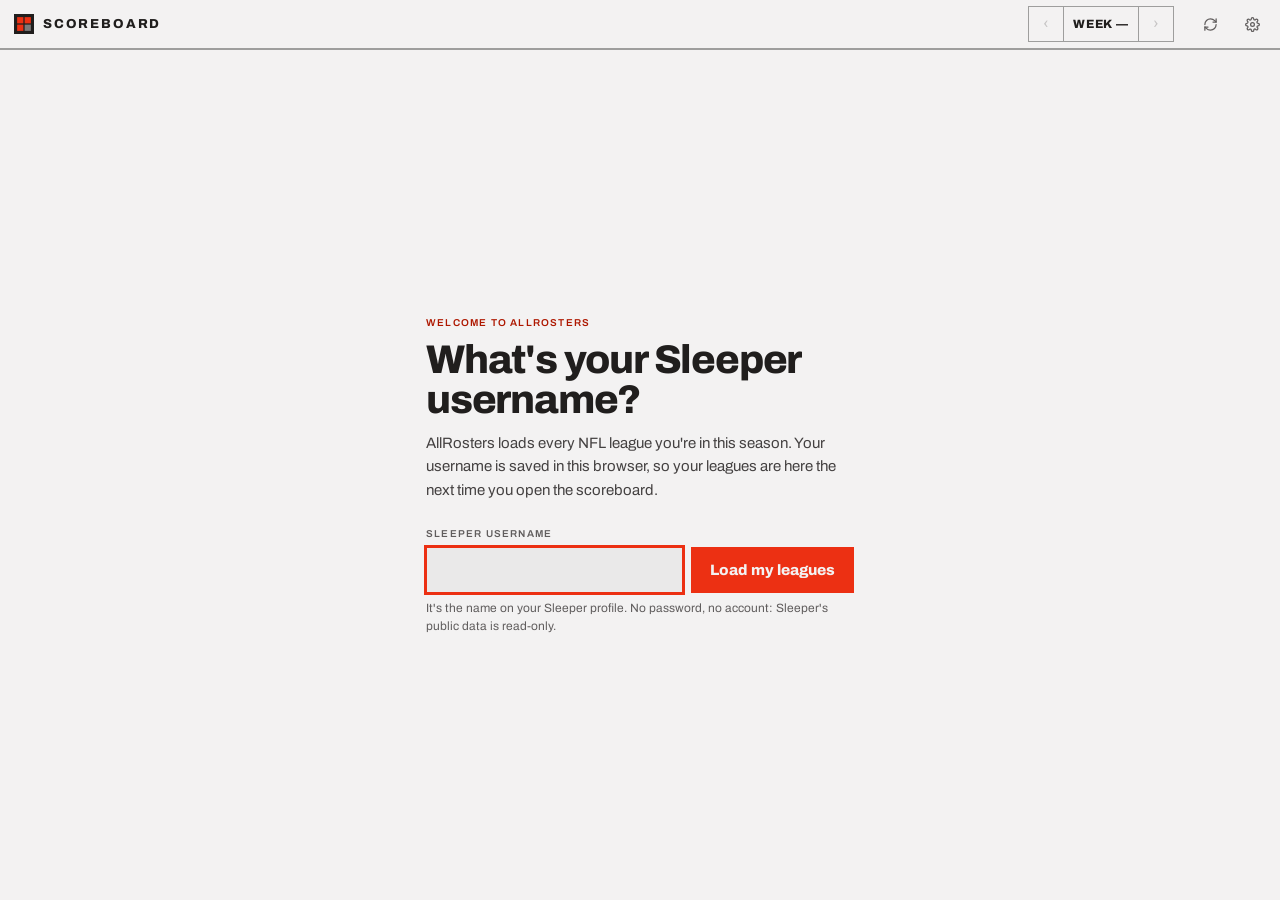
<file: scoreboard/index.html>
<!DOCTYPE html>
<html lang="en" data-theme="light">
<head>
<meta charset="utf-8">
<script src="/assets/analytics.js"></script>
<meta name="viewport" content="width=device-width, initial-scale=1, viewport-fit=cover">
<meta name="theme-color" content="#f3f2f2">
<meta name="mobile-web-app-capable" content="yes">
<meta name="apple-mobile-web-app-status-bar-style" content="default">
<meta name="apple-mobile-web-app-title" content="AllRosters">
<!-- the app is personal and rendered in the browser, so it stays out of search; the homepage is what ranks -->
<meta name="robots" content="noindex, follow">
<title>Scoreboard · AllRosters</title>
<meta name="description" content="Your live Sleeper fantasy football scoreboard: every league, win probability, and bench points on one screen.">
<link rel="canonical" href="https://allrosters.com/scoreboard">
<link rel="icon" href="/favicon.svg" type="image/svg+xml">
<link rel="icon" href="/favicon.ico" sizes="32x32">
<link rel="apple-touch-icon" href="/apple-touch-icon.png">
<link rel="manifest" href="/site.webmanifest">
<link rel="preconnect" href="https://fonts.googleapis.com">
<link rel="preconnect" href="https://fonts.gstatic.com" crossorigin>
<link rel="preconnect" href="https://api.sleeper.app" crossorigin>
<link rel="stylesheet" href="/ds/modernist/styles.css">
<link rel="stylesheet" href="/assets/dark.css">
<link rel="stylesheet" href="/assets/leagues.css">
<style>
/* ============================================================
   App layer. Every value below comes from a Modernist token in
   ds/modernist/styles.css — no hard-coded hexes, no radii.
   The dark values live in /assets/dark.css.
   ============================================================ */
html,body{margin:0;padding:0;height:100%}
body{background:var(--color-bg);-webkit-font-smoothing:antialiased;overscroll-behavior-y:contain}
button{font-family:inherit;color:inherit;font-size:inherit;background:none;border:0;padding:0}
@media(prefers-reduced-motion:reduce){*{animation:none!important;transition:none!important}}
@keyframes fan{from{opacity:0;transform:translateY(-6px)}to{opacity:1;transform:none}}
@keyframes slidein{from{opacity:0;transform:translateX(14px)}to{opacity:1;transform:none}}
@keyframes blip{0%,100%{opacity:1}50%{opacity:.2}}
@keyframes spin{to{transform:rotate(360deg)}}

/* the app is the whole viewport; ≥900px it holds both panes, home pinned open as a sidebar */
.app{width:100%;height:100vh;height:100dvh;background:var(--color-bg);display:flex;flex-direction:column;
  overflow:hidden;padding:env(safe-area-inset-top) env(safe-area-inset-right) env(safe-area-inset-bottom) env(safe-area-inset-left)}
.view{flex:1;min-height:0;display:flex;flex-direction:column}
.view.wide{flex-direction:row}
.pane{flex:1;min-width:0;min-height:0;display:flex;flex-direction:column}
.view.wide .pane.home{width:min(38%,380px);flex:none;border-right:2px solid var(--color-divider)}
.scroll{overflow-y:auto;scrollbar-width:none;-webkit-overflow-scrolling:touch}
.scroll::-webkit-scrollbar{display:none}
.lb{font-size:10px;font-weight:600;letter-spacing:.12em;text-transform:uppercase;color:var(--color-neutral-700)}
.lb.acc{color:var(--color-accent-700)}
.n{font-variant-numeric:tabular-nums;font-weight:800}
.ell{white-space:nowrap;overflow:hidden;text-overflow:ellipsis}

/* ---------- header ---------- */
.top{display:flex;align-items:center;gap:2px;padding:4px 8px 4px 14px;flex:none;
  border-bottom:2px solid var(--color-divider)}
.brand{display:flex;align-items:center;gap:9px;min-height:40px;min-width:40px;padding-right:4px;font-size:13px;font-weight:800;letter-spacing:.14em;
  white-space:nowrap;color:var(--color-text);text-decoration:none}
.brand:hover .word{color:var(--color-accent)}
.brand svg{width:20px;height:20px;display:block;flex:none}
/* the week control: a labeled stepper, and a way home when you've gone back in time */
.wk{margin-left:auto;display:flex;align-items:stretch;flex:none;height:36px;border:1px solid var(--color-divider)}
.wklab{display:grid;place-items:center;min-width:76px;padding:0 6px;font-size:12px;font-weight:800;letter-spacing:.08em;
  white-space:nowrap;font-variant-numeric:tabular-nums;border-left:1px solid var(--color-divider);border-right:1px solid var(--color-divider)}
.wk.past{border-color:var(--color-accent)}
.wk.past .wklab{color:var(--color-accent-700);border-color:var(--color-accent)}
.nowbtn{flex:none;height:36px;margin-left:6px;padding:0 10px;cursor:pointer;background:var(--color-accent);color:var(--color-bg);
  font-size:11px;font-weight:800;letter-spacing:.08em;white-space:nowrap}
.nowbtn:hover{background:var(--color-accent-600)}
.nowbtn[hidden]{display:none}
.step{width:34px;height:34px;font-size:20px;display:grid;place-items:center;cursor:pointer;
  color:var(--color-neutral-700);font-size:16px;line-height:1}
.step:hover:not(:disabled){color:var(--color-accent)}
.step:disabled{opacity:.3;cursor:default}
.stamp{white-space:nowrap;margin:0 6px}
@media(max-width:479px){.stamp{display:none}}
@media(max-width:519px){.brand .word{display:none}}
@media(max-width:399px){.step{width:28px}.wklab{min-width:66px;font-size:11px}.icon{width:36px}.nowbtn{padding:0 7px}
  .livetag{padding:4px 6px;margin:0 2px 0 4px;letter-spacing:.08em}}
.icon{width:40px;height:40px;display:grid;place-items:center;cursor:pointer;color:var(--color-neutral-700);flex:none}
.icon:hover:not(:disabled){color:var(--color-accent)}
.icon:disabled{opacity:.45;cursor:default}
.icon svg{width:15px;height:15px;stroke:currentColor;fill:none;stroke-width:2;stroke-linecap:round;stroke-linejoin:round;display:block}
.icon.spin svg{animation:spin .8s linear infinite}
/* shown only while games are live, so its presence is the news */
.livetag{display:inline-flex;align-items:center;gap:6px;flex:none;margin:0 4px 0 6px;padding:4px 8px;
  background:var(--color-accent);color:var(--color-bg);font-size:10px;font-weight:800;letter-spacing:.12em;white-space:nowrap}
.livetag[hidden]{display:none}
.livetag i{width:6px;height:6px;background:currentColor;display:block;animation:blip 2s ease-in-out infinite}

/* ---------- shared bits ---------- */
.err{background:var(--color-accent-100);border-bottom:2px solid var(--color-accent);padding:10px 14px;flex:none}
.err .t{font-size:13px;font-weight:800;color:var(--color-accent-700)}
.err .d{font-size:13px;color:var(--color-neutral-800)}
.loading{padding:40px 14px;text-align:center}
.grid2{display:grid;grid-template-columns:1fr 1fr}
.cells{display:grid;grid-template-columns:repeat(auto-fit,minmax(165px,1fr))}
.band{display:flex;align-items:center;gap:var(--space-2);padding:9px 14px;flex:none;
  background:var(--color-surface);border-bottom:2px solid var(--color-divider)}
.note{padding:10px 14px 14px;border-bottom:1px solid var(--color-divider);font-size:13px;color:var(--color-neutral-800)}

/* ---------- home: league cells ---------- */
.lgrid{border-bottom:2px solid var(--color-divider);flex:none}
.cell{padding:12px 12px 13px;text-align:left;cursor:pointer;background:var(--color-bg);width:100%;
  display:flex;flex-direction:column}
.cell:hover,.cell.sel{background:var(--lg-tint,var(--color-accent-100))}
.lgrid .cell{box-shadow:inset 0 4px 0 var(--lg);padding-top:16px}
.cells .cell:nth-child(2n){border-left:2px solid var(--color-divider)}
.lgrid .cell:nth-child(n+3){border-top:2px solid var(--color-divider)}
/* under two columns the vertical rules become horizontal ones */
@media(max-width:359px){
  .cells .cell:nth-child(2n){border-left:0}
  .lgrid .cell+.cell{border-top:2px solid var(--color-divider)}
}
.chead{display:flex;align-items:baseline;gap:6px}
/* the leader's score is the big one; a tie is two of the same size */
.cs{display:flex;align-items:baseline;gap:6px;min-width:0}
.cs .v{font-size:30px;line-height:1.05;letter-spacing:-.02em}
.cs.trail .v{font-size:20px;color:var(--color-neutral-600)}
.cs.tie .v{font-size:25px}
.cs .lb{font-size:9px}
.cs.first{margin-top:3px}
.cme{font-size:30px;line-height:1.05;margin-top:3px}
.matrix{display:grid;grid-template-columns:repeat(10,1fr);gap:2px;margin-top:9px;max-width:260px}
.matrix i{aspect-ratio:1;display:block;background:var(--color-neutral-300)}
.matrix i.on{background:var(--color-accent)}
/* auto keeps the OPEN rule on the same line across cells of unequal text */
.cst{font-weight:800;color:var(--color-text)}
/* league rows: the many-leagues home */
.lrows{border-bottom:2px solid var(--color-divider);flex:none}
.lrow{display:flex;align-items:center;gap:10px;width:100%;min-height:64px;padding:10px 12px 10px 14px;text-align:left;cursor:pointer;
  background:var(--color-bg);border-bottom:1px solid var(--color-divider);box-shadow:inset 4px 0 0 var(--lg)}
.lrow:last-child{border-bottom:0}
.lrow:hover,.lrow:active,.lrow.sel{background:var(--lg-tint)}
.lrow>.key{min-width:22px;height:18px;font-size:10px}
.lrow .lmid{flex:1;min-width:0}
.lrow .lname{font-size:15px;font-weight:600;white-space:nowrap;overflow:hidden;text-overflow:ellipsis}
.lrow .lmid .lb{white-space:nowrap;overflow:hidden;text-overflow:ellipsis;margin-top:1px}
.wbar{height:3px;background:var(--color-neutral-300);margin-top:6px;max-width:160px}
.wbar i{display:block;height:3px;background:var(--color-accent)}
.lsc{flex:none;text-align:right;font-variant-numeric:tabular-nums}
.lsc .v{font-size:18px;line-height:1.1;font-weight:800}
.lsc .v.trail{font-size:14px;color:var(--color-neutral-600)}
.lsc .v.tie{font-size:16px}
.lrow .ar{flex:none;width:16px;font-size:17px;color:var(--lg);transition:transform .15s}
.lrow:hover .ar{transform:translateX(3px)}
/* the card's way in: a full-width bar in the league's color, pinned to the bottom so cards line up */
.cgo{display:flex;align-items:center;gap:8px;margin:10px -12px -13px;margin-top:auto;padding:11px 12px;min-height:40px;
  border-top:1px solid var(--color-divider);color:var(--lg);font-size:11px;font-weight:800;letter-spacing:.08em}
.cgo .ar{margin-left:auto;font-size:17px;line-height:1;transition:transform .15s}
.cell:hover .cgo,.cell:active .cgo{background:var(--lg);color:var(--on-league)}
.cell:hover .cgo .ar{transform:translateX(3px)}
.cell.sel .cgo{background:transparent;color:var(--color-neutral-700)}
.cell .bp{margin-bottom:10px}
/* a league's colored letter: solid where the player is yours, outlined where he starts against you */
.key{display:inline-grid;place-items:center;min-width:15px;height:15px;padding:0 3px;flex:none;align-self:center;
  font-size:9px;font-weight:800;letter-spacing:0;line-height:1;text-transform:uppercase;
  background:var(--lg,var(--color-text));color:var(--on-league)}
.key.vs{background:transparent;color:var(--lg);box-shadow:inset 0 0 0 1.5px var(--lg)}
.key.more{background:var(--color-surface);color:var(--color-neutral-800);box-shadow:inset 0 0 0 1px var(--color-divider)}
.nmrow .nm{flex:0 1 auto}
.chips{display:inline-flex;gap:3px;flex:none;align-items:center}
.nmrow{display:flex;align-items:center;gap:6px;min-width:0}
.nmrow .nm{min-width:0}
.chead .lb.ell{min-width:0}

/* ---------- home: game progress bar ---------- */
.track{height:3px;background:var(--color-neutral-300);margin-top:5px}
.track i{display:block;height:3px;background:var(--color-accent)}

/* ---------- footers ---------- */
.foot{border-top:2px solid var(--color-divider);display:flex;align-items:stretch;flex:none}
/* add to home screen: a quiet strip above the footer, never on a first visit */
.install{display:flex;align-items:center;gap:12px;flex:none;padding:10px 4px 10px 14px;
  border-top:2px solid var(--color-text);background:var(--color-surface);animation:fan .25s ease-out}
.install .im{flex:none;width:34px;height:34px}
.install .im svg{width:34px;height:34px;display:block}
.install .it{flex:1;min-width:0}
.install .t{font-size:14px;font-weight:800;line-height:1.25}
.install .d{font-size:12px;line-height:1.35;color:var(--color-neutral-800);margin-top:1px}
.install .btn{flex:none;padding:9px 14px;font-size:13px}
.install .x{flex:none;width:36px;height:44px;display:grid;place-items:center;cursor:pointer;font-size:22px;line-height:1;color:var(--color-neutral-700)}
.install .x:hover{color:var(--color-accent)}
.steps{list-style:none;margin:4px 0 0;padding:0;counter-reset:st}
.steps li{counter-increment:st;display:flex;gap:12px;align-items:flex-start;padding:12px 0;border-top:1px solid var(--color-divider);font-size:15px}
.steps li::before{content:counter(st);flex:none;width:24px;height:24px;display:grid;place-items:center;
  background:var(--color-accent);color:var(--color-bg);font-size:12px;font-weight:800}
.steps .ico{display:inline-grid;place-items:center;width:26px;height:26px;vertical-align:-7px;margin:0 2px;
  border:1px solid var(--color-divider);background:var(--color-bg)}
.steps .ico svg{width:16px;height:16px;stroke:currentColor;fill:none;stroke-width:2;stroke-linecap:round;stroke-linejoin:round}
.foot .main{flex:1;min-width:0;padding:11px 12px;text-align:left}
.foot .main .v{font-size:15px;font-variant-numeric:tabular-nums;font-weight:800}
button.main{cursor:pointer}
button.main:hover{background:var(--color-accent-100)}
.alertbtn{width:118px;flex:none;border-left:2px solid var(--color-divider);background:var(--color-accent);
  color:var(--color-bg);padding:11px 12px;text-align:left;cursor:pointer}
.alertbtn:hover{background:var(--color-accent-600)}
.alertbtn .k{font-size:10px;font-weight:600;letter-spacing:.12em;opacity:.85}
.alertbtn .v{font-size:15px;font-weight:800;letter-spacing:.02em}
.alertbtn.clear{background:var(--color-surface);color:var(--color-text);cursor:default}
.alertbtn.clear .k{color:var(--color-neutral-700);opacity:1}

/* ---------- detail ---------- */
.detail{flex:1;display:flex;flex-direction:column;min-height:0}
.detail.enter{animation:slidein .22s ease-out}   /* only when it arrives as a navigation */
/* phones: the league view scrolls as one page. Only the tabs stay, and once the big score has
   scrolled away a slim score bar slides in above them. The bar is drawn over the space the score
   left (sticky offsets don't move the layout), so nothing below it jumps. */
.pane.detail.flowy{display:block;overflow-y:auto;position:relative}
.flowy .list{flex:none;min-height:0}
.dstick{position:sticky;top:0;z-index:6;background:var(--color-bg)}
.dstick.stuck{top:44px}
.mini{position:absolute;left:0;right:0;bottom:100%;height:44px;width:100%;display:flex;align-items:center;gap:8px;padding:0 14px;
  text-align:left;cursor:pointer;background:var(--color-bg);box-shadow:inset 0 3px 0 var(--lg),inset 0 -1px 0 var(--color-divider);
  opacity:0;pointer-events:none;transform:translateY(6px);transition:opacity .18s,transform .18s}
.dstick.stuck .mini{opacity:1;pointer-events:auto;transform:none}
.mini .ms{font-size:17px;font-weight:800;font-variant-numeric:tabular-nums;color:var(--color-neutral-600);letter-spacing:-.01em}
.mini .ms.lead{color:var(--color-text)}
.mini .dash{color:var(--color-neutral-500)}
.mini .mw{margin-left:auto;white-space:nowrap}
.mini .up{font-size:15px;color:var(--lg);margin-left:4px}
.back{display:flex;align-items:center;gap:8px;padding:10px 14px;width:100%;text-align:left;cursor:pointer;flex:none;
  border-bottom:1px solid var(--color-divider)}
.back:hover{background:var(--color-accent-100)}
.back .t{font-size:11px;font-weight:800;letter-spacing:.1em}
.switch{border-bottom:2px solid var(--color-divider);flex:none}
/* more than two leagues: one row that scrolls sideways, the open league brought into view */
.switch.strip{display:flex;overflow-x:auto;scrollbar-width:none;scroll-snap-type:x proximity}
.switch.strip::-webkit-scrollbar{display:none}
.switch.strip .sw{flex:none;width:auto;min-width:132px;max-width:210px;scroll-snap-align:start}
.switch.strip .sw+.sw{border-left:1px solid var(--color-divider)}
.sw .nm .ell{min-width:0}
.sw{padding:11px 14px;text-align:left;cursor:pointer;min-height:48px;background:var(--color-bg);
  color:var(--color-neutral-600);display:block;width:100%}
.sw .nm{font-size:11px;font-weight:800;letter-spacing:.1em}
.sw:hover{background:var(--lg-tint)}
.sw .nm{display:flex;align-items:center;gap:6px}
.sw[aria-pressed=true]{background:var(--lg);color:var(--on-league)}
.sw[aria-pressed=true]:hover{background:var(--lg)}
.sw[aria-pressed=true] .lb{color:var(--on-league);opacity:.85}
.sw[aria-pressed=true] .key{background:var(--on-league);color:var(--lg)}
.score{display:flex;flex:none;box-shadow:inset 0 4px 0 var(--lg)}
.lghead{display:flex;align-items:center;gap:8px;margin:2px 0 12px;min-width:0}
.lghead img{width:24px;height:24px;object-fit:cover;flex:none;display:block;background:var(--color-surface)}
.lghead .t{font-size:12px;font-weight:800;letter-spacing:.1em;color:var(--lg);white-space:nowrap;overflow:hidden;text-overflow:ellipsis}
.lghead .lb{margin-left:auto;flex:none}
.score .body{flex:1;min-width:0;padding:14px 14px 13px}
.big{font-size:clamp(46px,13.5vw,66px);line-height:.86;letter-spacing:-.035em}
.big.trail{font-size:clamp(32px,9vw,44px);line-height:.88;letter-spacing:-.03em;color:var(--color-neutral-600)}
.big.tie{font-size:clamp(38px,11vw,54px);line-height:.87}
.srule{height:2px;background:var(--color-divider);margin:12px 0}
.gauge{width:64px;flex:none;border-left:2px solid var(--color-divider);display:flex;flex-direction:column;
  padding:10px 0;gap:3px;align-items:center}
.gauge .gp{font-size:19px;line-height:1;letter-spacing:-.02em}
.gauge .lb{font-size:9px;margin:3px 0 8px}
.gauge i{width:22px;height:9px;flex:none;display:block;background:var(--color-neutral-300)}
.gauge i.on{background:var(--color-accent)}
.tabs{display:flex;gap:18px;padding:0 14px;flex:none;overflow-x:auto;scrollbar-width:none;
  border-top:2px solid var(--color-divider);border-bottom:2px solid var(--color-divider)}
.tabs button{flex:none;white-space:nowrap;padding:12px 0 10px;cursor:pointer;font-size:12px;letter-spacing:.08em;font-weight:600;
  color:var(--color-neutral-600)}
.tabs button:hover{color:var(--color-accent)}
.tabs button[aria-selected=true]{font-weight:800;color:var(--color-text);
  border-bottom:3px solid var(--lg,var(--color-accent));margin-bottom:-2px}
/* five tabs on a small phone: close up the gaps rather than scroll */
@media(max-width:419px){.tabs{gap:14px}}
@media(max-width:389px){.tabs{gap:10px;padding:0 12px}}

/* ---------- rows ---------- */
/* wide: games flow into columns; an open one spans them */
.list.wide .flow{display:grid;grid-template-columns:repeat(auto-fill,minmax(340px,1fr));align-content:start}
.list.wide .flow .exp,.list.wide .flow .row.on{grid-column:1/-1}
/* lineup: starters and bench stacked, side by side when wide, each reading straight down */
.cols{display:grid;grid-template-columns:minmax(0,1fr);align-items:start}
.cols .col{min-width:0}
.list.wide .cols{grid-template-columns:repeat(2,minmax(0,1fr))}
.list.wide .cols .col+.col{border-left:2px solid var(--color-divider)}
/* matchup: one row per lineup slot, you on the left, them on the right */
.mrow{display:grid;grid-template-columns:minmax(0,1fr) 48px minmax(0,1fr);border-bottom:1px solid var(--color-divider)}
.mside{display:flex;align-items:center;gap:10px;padding:10px 12px;min-width:0;min-height:56px;width:100%;
  text-align:left;background:var(--color-bg)}
.mside.b{flex-direction:row-reverse;text-align:right}
button.mside{cursor:pointer}
button.mside:hover,.mside.on{background:var(--color-accent-100)}
.mside .mt{flex:1;min-width:0}
.mside .nm{font-size:15px;font-weight:600;white-space:nowrap;overflow:hidden;text-overflow:ellipsis}
.mside .nm .short{display:none}
.mp{font-size:21px;line-height:1;width:48px;flex:none;color:var(--color-neutral-600)}
.mside.b .mp{text-align:right}
.mp.lead{color:var(--color-text)}
.mp.zero{color:var(--color-neutral-500)}
.mslot{display:grid;place-items:center;font-size:10px;font-weight:800;letter-spacing:.06em;color:var(--color-neutral-700);
  background:var(--color-surface);border-left:1px solid var(--color-divider);border-right:1px solid var(--color-divider)}
@media(max-width:599px){
  .mside{gap:6px;padding:9px 8px}
  .mside .nm{font-size:14px}
  .mside .nm .full{display:none}
  .mside .nm .short{display:inline}
  .mp{font-size:17px;width:38px}
  .mrow{grid-template-columns:minmax(0,1fr) 40px minmax(0,1fr)}
}
.list.wide .mwrap,.list.wide .stand{max-width:1040px;border-right:2px solid var(--color-divider);min-height:100%}
/* league tab: a card per matchup, two across when wide, an opened one spanning both */
.lgames{display:grid;grid-template-columns:minmax(0,1fr);align-content:start}
.list.wide .lgames{grid-template-columns:repeat(2,minmax(0,1fr));max-width:1040px;border-right:2px solid var(--color-divider)}
.list.wide .lgames .gopen{grid-column:1/-1;max-width:none;border-right:0;min-height:0}
.list.wide .gcard:not(.on){box-shadow:inset -1px 0 0 var(--color-divider)}
.gcard{display:block;width:100%;text-align:left;cursor:pointer;background:var(--color-bg);padding:10px 14px 9px;
  border-bottom:1px solid var(--color-divider)}
.gcard:hover,.gcard.on{background:var(--lg-tint)}
.gcard.mine,.list.wide .gcard.mine:not(.on){box-shadow:inset 4px 0 0 var(--lg)}
.gt{display:flex;align-items:center;gap:10px;min-height:36px}
.gav{width:24px;height:24px;flex:none;display:grid;place-items:center;object-fit:cover;background:var(--color-surface);
  font-size:11px;font-weight:800;color:var(--color-neutral-700);box-shadow:inset 0 0 0 1px var(--color-divider)}
.gt .gn{flex:1;min-width:0}
.gt .nm{font-size:15px;font-weight:600;white-space:nowrap;overflow:hidden;text-overflow:ellipsis;line-height:1.2}
.gt .gn .lb{white-space:nowrap;overflow:hidden;text-overflow:ellipsis}
.you{display:inline-block;margin-left:6px;padding:2px 4px;font-size:9px;font-weight:800;letter-spacing:.1em;vertical-align:2px;
  background:var(--lg);color:var(--on-league)}
.gt .v{flex:none;font-size:22px;line-height:1;letter-spacing:-.02em}
.gt .v.trail{font-size:17px;color:var(--color-neutral-600)}
.gt .v.tie{font-size:19px}
.gbar{display:flex;height:4px;margin:8px 0 5px;background:var(--color-neutral-300)}
.gbar i{display:block;height:4px;background:var(--color-text)}
.grule{height:1px;margin:8px 0 5px;background:var(--color-divider)}
.gfoot{display:flex;align-items:center;gap:8px}
.gfoot .lb:nth-child(2){flex:1;text-align:center;white-space:nowrap;overflow:hidden;text-overflow:ellipsis}
.gfoot .caret{width:14px;text-align:right;font-size:11px;color:var(--color-neutral-600)}
.gopen{border-bottom:2px solid var(--color-divider)}
/* up next: kickoffs that involve your starters */
.row.up{min-height:0;gap:14px}
/* weekly awards */
.awblk{border-bottom:1px solid var(--color-divider);box-shadow:inset 4px 0 0 var(--lg)}
.awh{display:flex;align-items:center;gap:10px;width:100%;padding:11px 12px 11px 14px;text-align:left;cursor:pointer;background:var(--color-bg)}
.awh:hover{background:var(--lg-tint)}
.awh>.key{min-width:22px;height:18px;font-size:10px}
.awh .awt{flex:1;min-width:0}
.awh .nm{font-size:15px;font-weight:600;white-space:nowrap;overflow:hidden;text-overflow:ellipsis}
.awh .caret{flex:none;width:18px;text-align:center;font-size:15px;line-height:1;color:var(--lg)}
.awgrid{display:grid;grid-template-columns:minmax(0,1fr)}
.list.wide .awgrid{grid-template-columns:repeat(2,minmax(0,1fr))}
.awr{display:grid;grid-template-columns:104px minmax(0,1fr) auto;align-items:center;gap:10px;width:100%;padding:9px 14px;
  text-align:left;background:var(--color-bg);border-top:1px solid var(--color-divider);cursor:pointer}
.awr:disabled{cursor:default;color:inherit}
button.awr:not(:disabled):hover{background:var(--lg-tint)}
.awr.mine{background:var(--lg-tint)}
.awr>.lb{white-space:nowrap}
.awr .am{min-width:0}
.awr .nm{font-size:14px;font-weight:600;white-space:nowrap;overflow:hidden;text-overflow:ellipsis}
.awr .am .lb{white-space:nowrap;overflow:hidden;text-overflow:ellipsis}
.awr .av{font-size:17px;text-align:right}
.awlist{border-bottom:2px solid var(--color-divider)}
.list.wide .awlist{max-width:1040px;border-right:2px solid var(--color-divider)}
.list.wide .awlist .awr{box-shadow:inset -1px 0 0 var(--color-divider)}
.row.live{gap:14px;cursor:pointer}
button.row.live:hover{background:var(--color-accent-100)}
.row.live .clk{width:auto;min-width:64px;align-self:center}
.row.live .ck.live{color:var(--color-accent)}
.row.live .track{margin-top:6px;width:64px}
.row.live .p{width:auto;min-width:44px;align-items:flex-end;margin-left:auto;font-size:24px}
.row .lb.wrap{white-space:normal;line-height:1.4}
.lb.why{margin-top:10px;color:var(--color-neutral-800)}
.demobar{display:flex;align-items:center;gap:10px;flex:none;padding:6px 14px;font-size:12px;
  background:var(--color-text);color:var(--color-bg)}
.demobar[hidden]{display:none}
.demobar b{letter-spacing:.12em}
.demobar a{margin-left:auto;color:inherit;font-weight:800;letter-spacing:.08em;text-transform:uppercase;font-size:11px}
.row.up .clk{width:auto;min-width:64px;align-self:flex-start}
.plist{display:flex;flex-wrap:wrap;gap:4px 14px;margin-top:4px}
.pl{display:inline-flex;align-items:center;gap:5px;font-size:13px;color:var(--color-neutral-800)}
.mside.b .nmrow{flex-direction:row-reverse}
.hdr{display:flex;align-items:baseline;gap:10px;padding:9px 14px;background:var(--color-surface);
  border-bottom:2px solid var(--color-divider)}
.hdr .v{margin-left:auto;font-variant-numeric:tabular-nums;font-weight:800;font-size:12px;letter-spacing:.06em}
.hdr.strong{background:var(--color-accent)}
.hdr.strong .lb,.hdr.strong .v{color:var(--color-bg)}
.list{flex:1;min-height:0}
.row{display:flex;align-items:center;gap:12px;padding:11px 14px;width:100%;text-align:left;min-height:56px;
  background:var(--color-bg);border-bottom:1px solid var(--color-divider)}
button.row{cursor:pointer}
button.row:hover{background:var(--color-accent-100)}
.row.on,.row.flag{background:var(--color-accent-100)}
.row .p{width:56px;flex:none;display:flex;flex-direction:column;align-items:flex-start;font-size:22px;line-height:1}
.row .p.wide{width:68px;font-size:17px;white-space:nowrap}
.row .p.zero{color:var(--color-neutral-500)}
.row .p .dl{font-size:10px;font-weight:800;letter-spacing:.04em;color:var(--color-accent);margin-top:3px}
.row .mid{flex:1;min-width:0}
.row .nm{font-size:15px;font-weight:600;white-space:nowrap;overflow:hidden;text-overflow:ellipsis}
.row .clk{width:104px;flex:none;text-align:left;min-width:0}
.row .clk .lb{white-space:nowrap;overflow:hidden;text-overflow:ellipsis}
.row .ck{font-size:13px;font-weight:800;letter-spacing:.02em;font-variant-numeric:tabular-nums}
.row .ck.live{color:var(--color-accent)}
.row .ck.rec{font-size:15px}

/* ---------- expanded ---------- */
.exp{animation:fan .22s ease-out;background:var(--color-surface);padding:12px 14px 13px;
  border-bottom:2px solid var(--color-divider)}
/* Spotlight: whatever is open comes forward (a bar in the league's color and a lift that joins the
   row to its drawer) and everything else in the list steps back. Faded, not blurred, so the rest
   stays readable and any of it is one tap away. */
.list .row,.list .mrow,.list .gcard,.list .hdr,.list .note{transition:opacity .2s ease}
.list.has-open .row:not(.focus),.list.has-open .mrow:not(.focus),.list.has-open .gcard:not(.focus){opacity:.38}
.list.has-open .hdr:not(.focus),.list.has-open .note{opacity:.55}
.list.has-open .row:not(.focus):hover,.list.has-open .mrow:not(.focus):hover,.list.has-open .gcard:not(.focus):hover{opacity:.8}
.row.focus,.row.on.focus,.mrow.focus.on,.gcard.focus{position:relative;z-index:3;background:var(--color-bg);
  box-shadow:inset 4px 0 0 var(--lg,var(--color-accent)),var(--shadow-md)}
.mrow.focus{position:relative;z-index:3}
.mrow.focus:has(.mside.on){box-shadow:inset 4px 0 0 var(--lg,var(--color-accent)),var(--shadow-md)}
.exp.focus{position:relative;z-index:2;box-shadow:inset 4px 0 0 var(--lg,var(--color-accent)),var(--shadow-lg)}
@media(prefers-reduced-motion:reduce){.list .row,.list .mrow,.list .gcard{transition:none}}
.exptop{display:flex;align-items:flex-end;gap:14px}
.exptop .big3{font-size:40px;line-height:.9}
.expbar{flex:1;min-width:0;padding-bottom:3px}
.expbar .hd{display:flex;justify-content:space-between;gap:8px}
.bar{height:10px;border:1px solid var(--color-divider);margin-top:5px;display:flex}
.bar .fill{background:var(--color-accent)}
.bar .fill.beat{background:var(--color-text)}
.bar .rest{flex:1;background:repeating-linear-gradient(90deg,var(--color-neutral-400) 0 1px,transparent 1px 4px)}
.stats{margin-top:12px}
.stats .hd{display:flex;align-items:baseline;gap:10px;padding-bottom:5px}
.stats .hd .r{margin-left:auto;width:58px;text-align:right}
.sr{display:flex;align-items:baseline;gap:10px;padding:6px 0;border-top:1px solid var(--color-divider)}
.sr .v{font-size:15px;min-width:42px;font-variant-numeric:tabular-nums;font-weight:800}
.sr .l{font-size:13px;color:var(--color-neutral-800);flex:1;min-width:0}
.sr .p{width:58px;flex:none;text-align:right;font-size:16px;font-weight:800;font-variant-numeric:tabular-nums}
.sr .p.none{color:var(--color-neutral-500)}
.sr .p.neg{color:var(--color-accent-700)}
.total{display:flex;align-items:baseline;gap:10px;padding:7px 0 0;border-top:2px solid var(--color-text)}
.total .k{font-size:11px;font-weight:800;letter-spacing:.1em}
.total .v{margin-left:auto;font-size:20px;width:58px;text-align:right;font-variant-numeric:tabular-nums;font-weight:800}
.expfoot{margin-top:11px;padding-top:9px;border-top:1px solid var(--color-divider);display:flex;flex-wrap:wrap;gap:12px}
.expfoot > div{flex:1;min-width:0}
.expfoot > .full{flex-basis:100%}
/* rostered: a line per league, name on the left, status on the right */
.roster{margin-top:4px}
.rl{display:flex;align-items:center;gap:8px;padding:6px 0;border-top:1px solid var(--color-divider)}
.rl:first-child{border-top:0;padding-top:2px}
.rl .n{flex:1;min-width:0;font-size:14px;font-weight:600;white-space:nowrap;overflow:hidden;text-overflow:ellipsis}
.rl .lb{flex:none}
.rl.vs .lb{color:var(--color-accent-700);font-weight:800}
.expfoot .v{font-size:13px;font-weight:600;letter-spacing:.02em}

/* ---------- modals ---------- */
.backdrop{position:fixed;inset:0;z-index:40;background:color-mix(in srgb,var(--color-neutral-900) 50%,transparent)}
[data-theme=dark] .backdrop{background:color-mix(in srgb,#000 66%,transparent)}
.modal{position:fixed;left:50%;top:50%;transform:translate(-50%,-50%);width:min(358px,calc(100% - 32px));
  z-index:41;background:var(--color-surface);border:2px solid var(--color-text);padding:16px;
  max-height:86dvh;overflow:auto;animation:fan .2s ease-out}
.modal h2{font-size:20px;font-weight:800;letter-spacing:-.01em;margin:0}
.mhead{display:flex;align-items:baseline;gap:10px;margin-bottom:12px}
.mhead button{margin-left:auto;cursor:pointer;padding:4px}
.arow{border-top:1px solid var(--color-divider);padding:10px 0}
.arow .t{font-size:15px;font-weight:600}
.field{margin-bottom:14px}
.segbtns{display:flex;border:1px solid var(--color-divider)}
.segbtns button{flex:1;padding:7px 4px;font-size:13px;cursor:pointer;color:var(--color-neutral-700)}
.segbtns button + button{border-left:1px solid var(--color-divider)}
.segbtns button:hover{background:color-mix(in srgb,var(--color-text) 7%,transparent)}
.segbtns button[aria-pressed=true]{background:var(--color-accent);color:var(--color-bg);font-weight:800}
.fielderr{margin-top:6px;min-height:0}
.fielderr:empty{display:none}
.hint{font-size:12px;color:var(--color-neutral-700);margin-top:6px;line-height:1.5}
.linkrow{display:flex;gap:6px}
.linkrow .input{flex:1;min-width:0;font-size:13px}
.obwrap{flex:1;display:flex}
.onboard{margin:auto;width:min(460px,100%);padding:40px 16px}
.onboard h1{font-size:clamp(30px,7vw,40px);line-height:1;letter-spacing:-.03em;margin:10px 0 12px}
.onboard p{color:var(--color-neutral-800);margin:0 0 24px}
.onboard label{display:block;margin-bottom:6px}
.obrow{display:flex;gap:8px;flex-wrap:wrap}
.obrow .input{flex:1 1 200px;min-height:46px;font-size:16px}
.obrow .btn{flex:none;min-height:46px;padding:0 18px;font-size:15px}
@media(max-width:379px){.obrow .btn{flex:1 1 100%}}
.lglist{border:1px solid var(--color-divider);max-height:220px;overflow-y:auto}
.lgopt{display:flex;align-items:center;gap:10px;padding:9px 10px;cursor:pointer;font-size:14px}
.lgopt+.lgopt{border-top:1px solid var(--color-divider)}
.lgopt input{width:18px;height:18px;accent-color:var(--color-accent);flex:none;margin:0}
.lgopt:hover{background:color-mix(in srgb,var(--color-text) 5%,transparent)}
.modal .note{padding:12px 0 0;border:0;color:var(--color-neutral-700);line-height:1.6}
</style>
</head>
<body>

<div class="app">
  <header class="top">
    <a class="brand" href="/" aria-label="AllRosters home"><svg viewBox="0 0 32 32" aria-hidden="true"><rect width="32" height="32" fill="var(--color-text)"/><rect x="5" y="5" width="10" height="10" fill="var(--color-accent)"/><rect x="17" y="5" width="10" height="10" fill="var(--color-accent)"/><rect x="5" y="17" width="10" height="10" fill="var(--color-accent)"/><rect x="17" y="17" width="10" height="10" fill="var(--color-neutral-600)"/></svg><span class="word">SCOREBOARD</span></a>
    <div class="wk" role="group" aria-label="Week">
      <button class="step" id="prev" aria-label="Previous week">‹</button>
      <span class="wklab" id="wklab" aria-live="polite">WEEK —</span>
      <button class="step" id="next" aria-label="Next week">›</button>
    </div>
    <button class="nowbtn" id="now" hidden>THIS WEEK</button>
    <span class="lb stamp" id="stamp"></span>
    <button class="icon" id="btn" aria-label="Refresh"><svg viewBox="0 0 24 24"><path d="M3 12a9 9 0 0 1 9-9 9.75 9.75 0 0 1 6.74 2.74L21 8"/><path d="M21 3v5h-5"/><path d="M21 12a9 9 0 0 1-9 9 9.75 9.75 0 0 1-6.74-2.74L3 16"/><path d="M8 16H3v5"/></svg></button>
    <button class="icon" id="gear" aria-label="Settings"><svg viewBox="0 0 24 24"><circle cx="12" cy="12" r="3"/><path d="M19.4 15a1.7 1.7 0 0 0 .3 1.8l.1.1a2 2 0 1 1-2.8 2.8l-.1-.1a1.7 1.7 0 0 0-1.8-.3 1.7 1.7 0 0 0-1 1.5V21a2 2 0 1 1-4 0v-.1a1.7 1.7 0 0 0-1.1-1.5 1.7 1.7 0 0 0-1.8.3l-.1.1a2 2 0 1 1-2.8-2.8l.1-.1a1.7 1.7 0 0 0 .3-1.8 1.7 1.7 0 0 0-1.5-1H3a2 2 0 1 1 0-4h.1a1.7 1.7 0 0 0 1.5-1.1 1.7 1.7 0 0 0-.3-1.8l-.1-.1a2 2 0 1 1 2.8-2.8l.1.1a1.7 1.7 0 0 0 1.8.3H9a1.7 1.7 0 0 0 1-1.5V3a2 2 0 1 1 4 0v.1a1.7 1.7 0 0 0 1 1.5 1.7 1.7 0 0 0 1.8-.3l.1-.1a2 2 0 1 1 2.8 2.8l-.1.1a1.7 1.7 0 0 0-.3 1.8V9a1.7 1.7 0 0 0 1.5 1H21a2 2 0 1 1 0 4h-.1a1.7 1.7 0 0 0-1.5 1z"/></svg></button>
    <span class="livetag" id="live" hidden><i></i><span id="liven"></span></span>
  </header>
  <div class="demobar" id="demobar" hidden><span><b>DEMO</b> · Simulated live scores on your real leagues</span><a href="/scoreboard">Exit</a></div>
  <div id="err"></div>
  <div class="view" id="view"><div class="loading lb">Loading rosters and live scores</div></div>
</div>
<div id="layer"></div>

<script>
"use strict";
/* ============================================================
   A single-page Sleeper scoreboard for people in more than one
   league, dressed in the Modernist design system.

   Data: api.sleeper.app (rosters, matchups, players, projections, stats)
         sleeper.com/graphql (live NFL game clocks)
   No server, no keys. Everything below is plain browser JS.
   ============================================================ */

const DEFAULTS = { username:"", refresh:45, theme:"light" };   // no username until the visitor gives one
const SPORT   = "nfl";
const SLEEPER = "https://api.sleeper.app";
const GQL     = "https://sleeper.com/graphql";
const CELLS   = 20;                       // win-probability matrix cells

/* ---------- state ---------- */
const S = {
  cfg:{...DEFAULTS},
  week:null, curWeek:null, season:null, userId:null,
  leagues:[], players:{}, proj:{}, lastProj:0, projWeek:null,
  games:[], byTeam:{}, own:{},
  view:"home", league:null, tab:"mine", open:new Set(), modal:null,
  onboard:{value:"", err:null, busy:false},
  wide: window.matchMedia("(min-width:900px)").matches,
  prevPts:{}, deltas:{}, statCache:{}, err:null, booted:false, updated:null, anim:false,
  demo: new URLSearchParams(location.search).get("demo")==="live",
  /* ?demo=live&leagues=N swaps your leagues for N sample ones (1–12) */
  demoN: new URLSearchParams(location.search).get("demo")==="live" ? Math.min(12, Math.max(0, parseInt(new URLSearchParams(location.search).get("leagues"),10)||0)) : 0,
};

/* ---------- helpers ---------- */
const $  = s => document.querySelector(s);
const el = (t,c,x) => { const n=document.createElement(t); if(c)n.className=c; if(x!=null)n.textContent=x; return n; };
const lb = (x,c) => el("div","lb"+(c?" "+c:""),x);   // a label is its own line, even inside a flex row
const f1 = n => (Math.round((n||0)*10)/10).toFixed(1);
const f2 = n => (Math.round((n||0)*100)/100).toFixed(2);
const clamp = (v,a,b) => Math.max(a,Math.min(b,v));
const store = {
  get(k){ try{ return JSON.parse(localStorage.getItem(k)); }catch(e){ return null; } },
  set(k,v){ try{ localStorage.setItem(k,JSON.stringify(v)); }catch(e){} }
};
async function getJSON(url){
  const r = await fetch(url,{cache:"no-store"});
  if(!r.ok) throw new Error(url.replace(/^https?:\/\/[^/]+/,"")+" returned "+r.status);
  return r.json();
}
function erf(x){ const s=x<0?-1:1; x=Math.abs(x); const t=1/(1+0.3275911*x);
  return s*(1-(((((1.061405429*t-1.453152027)*t)+1.421413741)*t-0.284496736)*t+0.254829592)*t*Math.exp(-x*x)); }
const normCdf = z => 0.5*(1+erf(z/Math.SQRT2));
const isCurrent = () => S.week === S.curWeek;
const timeStr = d => d.toLocaleTimeString([], {weekday:"short",hour:"numeric",minute:"2-digit"});
const hhmm    = d => d.toLocaleTimeString([], {hour:"numeric",minute:"2-digit"});
const slotLabel = s => String(s||"").replace(/_/g," ");
/* win odds as a percentage; while anything is left to play it never says 0% or 100% */
const pct = p => { const n=Math.round(p*100); return n<1 ? "<1%" : n>99 ? ">99%" : n+"%"; };
/* analytics: what happened, never whose leagues (see /assets/analytics.js) */
const track = (name, params) => { if(S.demo) return; try{ window.arTrack && window.arTrack(name, params); }catch(e){} };
const bucket = n => n<=1 ? "1" : n<=4 ? "2-4" : n<=9 ? "5-9" : "10+";
const SLOT_SHORT = {FLEX:"FLX",SUPER_FLEX:"SF",REC_FLEX:"W/T",WRRB_FLEX:"W/R",IDP_FLEX:"IDP"};
const SLOT_NAME  = {FLEX:"FLEX",SUPER_FLEX:"SUPERFLEX",REC_FLEX:"WR/TE FLEX",WRRB_FLEX:"WR/RB FLEX",IDP_FLEX:"IDP FLEX"};
const slotShort = s => SLOT_SHORT[s] || slotLabel(s);
const sameDay = (a,b) => a.toDateString()===b.toDateString();
/* "TODAY", "TOMORROW", or "THU" — a kickoff time means little without its day */
function dayOf(d){
  const now=new Date(), tmr=new Date(now); tmr.setDate(now.getDate()+1);
  return sameDay(d,now) ? "TODAY" : sameDay(d,tmr) ? "TOMORROW"
    : d.toLocaleDateString([], {weekday:"short"}).toUpperCase();
}
const whenStr = d => sameDay(d,new Date()) ? hhmm(d) : `${d.toLocaleDateString([], {weekday:"short"})} ${hhmm(d)}`;

/* ---------- config ---------- */
function loadCfg(){
  const c = store.get("sb_cfg") || {};
  S.cfg = {...DEFAULTS, ...c};
  applyTheme(S.cfg.theme);
}
function applyTheme(t){
  document.documentElement.dataset.theme = t;
  $('meta[name=theme-color]').content = t==="dark" ? "#1a1918" : "#f3f2f2";
}
function saveCfg(){ if(!S.demo) store.set("sb_cfg", S.cfg); }   // a demo never changes what's saved

/* Check a username against Sleeper before it replaces the saved one, so a typo
   never wipes out leagues that were working. Returns an error message, or null. */
async function adoptUser(name, source){
  name = String(name||"").trim().replace(/^@/,"");
  if(!name) return "Enter your Sleeper username.";
  let u;
  try{ u = await getJSON(`${SLEEPER}/v1/user/${encodeURIComponent(name)}`); }
  catch(e){ return "Couldn't reach Sleeper. Check your connection and try again."; }
  track("username_submitted", {found: !!(u && u.user_id), source: source||"onboarding"});
  if(!u || !u.user_id) return `Sleeper has no user named "${name}".`;
  S.cfg.username = u.username || name;
  saveCfg();
  /* ask the browser not to clear this site's storage under pressure; granted or not, nothing breaks */
  try{ navigator.storage?.persist?.().catch(()=>{}); }catch(e){}
  S.leagues=[]; S.league=null; S.view="home"; S.prevPts={}; S.deltas={}; S.open=new Set();
  S.userId=null; S.err=null; S.modal=null; S.onboard={value:"",err:null,busy:false};
  refresh(true);
  return null;
}
function forgetUser(){
  S.cfg.username=""; saveCfg();
  S.leagues=[]; S.league=null; S.view="home"; S.userId=null; S.err=null; S.modal=null;
  render();
}
/* the link that brings these leagues back on any browser: /scoreboard?user=name */
const userLink = () => `${location.origin}${location.pathname}?user=${encodeURIComponent(S.cfg.username)}`;

/* ============================================================
   GAME CLOCK
   ============================================================ */
function fractionLeft(g){
  if(!g) return 0;
  if(g.state==="pre")  return 1;
  if(g.state==="post") return 0;
  if(g.period>4) return 0.03;
  const [m,s] = String(g.clock||"0:00").split(":").map(Number);
  const left = (isFinite(m)?m:0) + (isFinite(s)?s:0)/60 + (4-g.period)*15;
  return clamp(left/60, 0.02, 1);
}

/* ============================================================
   FETCH
   ============================================================ */
async function loadState(){
  const st = await getJSON(`${SLEEPER}/v1/state/${SPORT}`);
  S.curWeek = st.display_week || st.week || 1;
  S.season  = st.season;
  if(S.week==null) S.week = S.curWeek;
}

/* a short, unique code per league: "D", then "D2" for "Dynasty 2", "DO" for "Degens Only", "DE"… */
function leagueKeys(names){
  const used=new Set();
  return names.map((n,i)=>{
    const up=n.toUpperCase(), words=up.split(/[^A-Z0-9]+/).filter(Boolean);
    const letters=up.replace(/[^A-Z]/g,""), first=letters[0]||"L", digit=(up.match(/\d/)||[])[0];
    const k=[first, digit&&first+digit, words[1]&&first+words[1][0], letters.slice(0,2), first+(i+1)]
      .find(c=>c && !used.has(c)) || String(i+1);
    used.add(k); return k;
  });
}

async function loadShell(){
  const u = await getJSON(`${SLEEPER}/v1/user/${encodeURIComponent(S.cfg.username)}`);
  if(!u || !u.user_id) throw new Error(`No Sleeper user named "${S.cfg.username}". Open settings to fix it`);
  S.userId = u.user_id;
  const lgs = await getJSON(`${SLEEPER}/v1/user/${S.userId}/leagues/${SPORT}/${S.season}`);
  if(!lgs.length) throw new Error(`${S.cfg.username} has no ${S.season} leagues`);
  S.allLeagues = lgs.map(l=>({id:l.league_id, name:(l.name||"League").trim()}));
  const hidden = new Set(S.cfg.hidden||[]);
  let shown = lgs.filter(l=>!hidden.has(l.league_id));
  if(!shown.length) shown = lgs;
  const keys = leagueKeys(shown.map(l=>(l.name||"League").trim()));
  S.leagues = shown.map((l,i)=>{
    const name = (l.name||"League").trim();
    const key = keys[i];
    return { id:l.league_id, name, key, ci:i%8, avatar:l.avatar||null, rec: l.scoring_settings?.rec ?? 1,
             scoring: l.scoring_settings || {}, slots:l.roster_positions||[] };
  });
  if(S.league && !S.leagues.some(l=>l.id===S.league)){ S.league=null; S.view="home"; }
  if(!S.tracked){
    S.tracked=true;
    track("leagues_loaded", {league_bucket: bucket(S.leagues.length), leagues: S.leagues.length, hidden: lgs.length-S.leagues.length,
      display_mode: INSTALL.standalone ? "home_screen" : "browser"});
    if(!INSTALL.standalone) saveInstall({visits:(installState().visits||0)+1});
  }
}

async function loadPlayers(needed){
  const c = store.get("sb_players");
  const fresh = c && (Date.now()-c.at) < 4*3600e3;          // injuries move; 4h cache
  if(fresh && needed.every(p=>c.map[p])){ S.players=c.map; return; }
  const all = await getJSON(`${SLEEPER}/v1/players/${SPORT}`); // ~5MB
  const map = {};
  for(const pid of needed){
    const p = all[pid];
    if(!p){ map[pid]={n:pid,pos:"",team:"",inj:""}; continue; }
    map[pid] = {
      n: p.position==="DEF" ? `${p.first_name||""} ${p.last_name||""}`.trim()+" D/ST"
                            : (p.full_name || `${p.first_name||""} ${p.last_name||""}`.trim()),
      pos:p.position||"", team:p.team||"",
      inj:p.injury_status||"", body:p.injury_body_part||"",
      num:p.number||"", age:p.age||"", exp:p.years_exp
    };
  }
  S.players = map; if(!S.demo) store.set("sb_players",{at:Date.now(),map});
}

async function loadProjections(){
  if(S.projWeek===S.week && Date.now()-S.lastProj<600e3 && Object.keys(S.proj).length) return;
  const pos = ["QB","RB","WR","TE","K","DEF"].map(p=>`position[]=${p}`).join("&");
  try{
    const d = await getJSON(`${SLEEPER}/projections/${SPORT}/${S.season}/${S.week}?season_type=regular&${pos}`);
    const m={}; for(const r of d){ const st=r?.stats||{}; m[String(r.player_id)]={ppr:st.pts_ppr,half:st.pts_half_ppr,std:st.pts_std}; }
    S.proj=m; S.lastProj=Date.now(); S.projWeek=S.week;
  }catch(e){ S.proj={}; }
}
const DEFAULT_PROJ = {QB:16,RB:9,WR:9,TE:6,K:8,DEF:7};
function projFor(p, L){
  const r = S.proj[p.pid];
  if(!r) return DEFAULT_PROJ[p.pos] ?? 7;
  const v = L?.rec>=1 ? r.ppr : L?.rec>=0.5 ? r.half : r.std;
  return v ?? r.ppr ?? DEFAULT_PROJ[p.pos] ?? 7;
}

async function loadGames(){
  try{
    const r = await fetch(GQL,{method:"POST",cache:"no-store",headers:{"Content-Type":"application/json"},
      body:JSON.stringify({query:`query{scores(sport:"nfl",season_type:"regular",season:"${S.season}",week:${S.week}){game_id status start_time metadata}}`})});
    if(!r.ok) throw new Error("scores "+r.status);
    const d = (await r.json())?.data?.scores || [];
    S.games = d.map(g=>{ const m=g.metadata||{};
      return { id:g.game_id, state:m.is_over?"post":(m.is_in_progress?"in":"pre"),
        period:+m.quarter_num||0, clock:m.time_remaining||"15:00",
        home:m.home_team, away:m.away_team, homeScore:+m.home_score||0, awayScore:+m.away_score||0,
        start:new Date(+g.start_time||0), poss:(m.possession||"").trim(), dnd:(m.down_and_distance||"").trim() };
    }).filter(g=>g.home&&g.away);
  }catch(e){ S.games=[]; }
  S.byTeam={}; for(const g of S.games){ S.byTeam[g.home]=g; S.byTeam[g.away]=g; }
}

async function loadLeague(L){
  const [rosters,users,matchups] = await Promise.all([
    getJSON(`${SLEEPER}/v1/league/${L.id}/rosters`),
    getJSON(`${SLEEPER}/v1/league/${L.id}/users`),
    getJSON(`${SLEEPER}/v1/league/${L.id}/matchups/${S.week}`).catch(()=>[])
  ]);
  hydrateLeague(L, rosters, users, matchups);
}
function hydrateLeague(L, rosters, users, matchups){
  L.userById = {}; for(const u of users) L.userById[u.user_id] = u;
  L.rosters  = rosters; L.matchups = matchups; L.error = null;
  L.teamName = r => { const u=r&&L.userById[r.owner_id]; return u?.metadata?.team_name || u?.display_name || "Team"; };
  L.userName = r => L.userById[r?.owner_id]?.display_name || "";

  const mine = rosters.find(r=>r.owner_id===S.userId || (r.co_owners||[]).includes(S.userId));
  if(!mine){ L.error="You're not on a roster in this league"; L.mine=[]; L.them=[]; return; }
  L.myRoster = mine;
  const mm  = matchups.find(m=>m.roster_id===mine.roster_id);
  const opp = mm ? matchups.find(m=>m.matchup_id===mm.matchup_id && m.roster_id!==mine.roster_id) : null;
  const oppR = opp ? rosters.find(r=>r.roster_id===opp.roster_id) : null;
  L.oppRoster = oppR;
  L.myName=L.teamName(mine); L.oppName=oppR?L.teamName(oppR):null;
  L.myPts=mm?.points??0; L.oppPts=opp?.points??0; L.hasMatchup=!!mm;
  L.mine = buildSide(mm,mine,L); L.them = opp?buildSide(opp,oppR,L):[];
  L.record = recordOf(mine);

  /* the whole week in this league: each matchup's two teams, yours reusing the sides built above */
  const byMid=new Map();
  for(const m of matchups){ if(m.matchup_id==null) continue; if(!byMid.has(m.matchup_id)) byMid.set(m.matchup_id,[]); byMid.get(m.matchup_id).push(m); }
  L.pairs=[...byMid.entries()].sort((a,b)=>a[0]-b[0]).map(([mid,ms])=>{
    const teams=ms.slice(0,2).map(m=>{
      const r=rosters.find(x=>x.roster_id===m.roster_id);
      const side = r===mine ? L.mine : r===oppR ? L.them : buildSide(m,r,L);
      return { roster:r, pts:m.points??0, side, mine:r===mine, name:L.teamName(r), user:L.userName(r), record:recordOf(r),
               avatar:L.userById[r?.owner_id]?.avatar||null };
    });
    if(teams[1]?.mine) teams.reverse();
    return { mid, teams, mine:teams.some(t=>t.mine) };
  });
  const paired=new Set(matchups.filter(m=>m.matchup_id!=null).map(m=>m.roster_id));
  L.byes=rosters.filter(r=>!paired.has(r.roster_id)).map(r=>L.teamName(r));
}
const recordOf = r => `${r?.settings?.wins??0}-${r?.settings?.losses??0}${r?.settings?.ties?`-${r.settings.ties}`:""}`;

function buildSide(m, roster, L){
  const startIds = m?.starters || roster?.starters || [];
  const allIds   = m?.players  || roster?.players  || [];
  const ptsMap   = m?.players_points || {};
  const out=[], seen=new Set();
  startIds.forEach((pid,i)=>{ if(!pid || pid==="0") out.push({pid:`empty-${i}`, name:"Empty "+(slotLabel(L.slots[i])||"")+" slot",
    pos:L.slots[i]||"", team:"", starter:true, empty:true, pts:0, league:L, slot:L.slots[i], slotIndex:i}); });
  for(const pid of allIds){
    if(!pid||seen.has(pid)) continue; seen.add(pid);
    const info=S.players[pid]||{n:pid,pos:"",team:"",inj:""};
    const i=startIds.indexOf(pid);
    out.push({pid, name:info.n, pos:info.pos, team:info.team, inj:info.inj, starter:i>=0,
      slot:i>=0?L.slots[i]:"", slotIndex:i>=0?i:-1, pts:ptsMap[pid]??0, league:L});
  }
  return out;
}

/* ============================================================
   MODELS: win probability, lineup alerts, best lineup
   ============================================================ */
function projectSide(players, L){
  let rem=0, v=0, left=0, total=0;
  for(const p of players){
    if(!p.starter) continue; total++;
    if(p.empty) continue;
    const fr = fractionLeft(S.byTeam[p.team]);
    if(fr<=0) continue;
    if(isOut(p)) continue;
    left++;
    const pj=projFor(p,L); rem+=pj*fr; const sd=Math.max(3,pj*0.55)*Math.sqrt(fr); v+=sd*sd;
  }
  return {rem, sd:Math.sqrt(v), left, total};
}
/* the chance side A outscores side B, from points on the board and what's left to play */
function pairProb(A, B, ptsA, ptsB, L){
  const a=projectSide(A,L), b=projectSide(B,L);
  const diff=(ptsA+a.rem)-(ptsB+b.rem), sd=Math.sqrt(a.sd*a.sd+b.sd*b.sd);
  const p = sd<0.5 ? (diff>0?1:diff<0?0:0.5) : normCdf(diff/sd);
  return { p:clamp(p,0.001,0.999), projA:ptsA+a.rem, projB:ptsB+b.rem, leftA:a.left, leftB:b.left, total:a.total,
           decided:a.left===0&&b.left===0, margin:ptsA-ptsB };
}
function winProb(L){
  if(!L.hasMatchup||!L.them.length) return null;
  const w=pairProb(L.mine,L.them,L.myPts,L.oppPts,L);
  return { p:w.p, projMe:w.projA, projOpp:w.projB, left:w.leftA, total:w.total, oppLeft:w.leftB, decided:w.decided, margin:w.margin };
}
const OUT = new Set(["Out","IR","PUP","Sus","COV","NA","Doubtful"]);
const isOut = p => OUT.has(p.inj);

const ELIG = {QB:["QB"],RB:["RB"],WR:["WR"],TE:["TE"],K:["K"],DEF:["DEF"],
  FLEX:["RB","WR","TE"],SUPER_FLEX:["QB","RB","WR","TE"],REC_FLEX:["WR","TE"],WRRB_FLEX:["RB","WR"],
  DL:["DL"],LB:["LB"],DB:["DB"],IDP_FLEX:["DL","LB","DB"]};

/* the highest-scoring legal lineup out of everyone rostered, and who filled each slot */
/* ============================================================
   WEEKLY AWARDS
   Eight awards, the same every week, decided only by league-wide final
   results: every team's points, every matchup, every player's points. No
   projections, no randomness and nothing from your point of view, so everyone
   in a league sees the same winners. Ties go to the lower roster id.
   ============================================================ */
const weekFinal = () => S.games.length>0 && S.games.every(g=>g.state==="post");
function leagueAwards(L){
  const teams=(L.pairs||[]).flatMap(pr=>pr.teams);
  if(teams.length<2) return [];
  const pts=t=>Math.round((t.pts||0)*100)/100;
  const top=(arr,score)=>arr.slice().sort((a,b)=>(score(b)-score(a)) || ((a.roster?.roster_id??a.t?.roster?.roster_id??0)-(b.roster?.roster_id??b.t?.roster?.roster_id??0)))[0];
  const games=(L.pairs||[]).filter(pr=>pr.teams.length===2).map(pr=>{
    const [a,b]=pr.teams; if(pts(a)===pts(b)) return null;
    const w=pts(a)>pts(b)?a:b, l=w===a?b:a;
    return {w, l, margin:Math.round((pts(w)-pts(l))*100)/100, roster:w.roster};
  }).filter(Boolean);
  const out=[];
  const add=(key,title,team,value,detail)=>{ if(team) out.push({key,title,team,value,detail}); };
  const hi=top(teams,pts);
  add("high","HIGH SCORE",hi,f2(pts(hi)),hi.user||"");
  const starters=teams.flatMap(t=>t.side.filter(p=>p.starter && !p.empty).map(p=>({p,t,roster:t.roster})));
  const mvp=top(starters,x=>x.p.pts||0);
  if(mvp && mvp.p.pts) out.push({key:"mvp",title:"MVP",player:mvp.p,team:mvp.t,value:f1(mvp.p.pts),detail:mvp.t.name});
  if(games.length){
    const blow=top(games,g=>g.margin);
    add("blowout","BLOWOUT",blow.w,"+"+f1(blow.margin),`Beat ${blow.l.name}`);
    if(games.length>1){ const nail=top(games,g=>-g.margin); add("nail","NAIL-BITER",nail.w,"+"+f2(nail.margin),`Edged ${nail.l.name}`); }
    const heart=top(games.map(g=>({...g, roster:g.l.roster})),g=>pts(g.l));
    add("heart","HEARTBREAKER",heart.l,f2(pts(heart.l)),`Lost to ${heart.w.name}`);
    const lucky=top(games,g=>-pts(g.w));
    add("lucky","LUCKY WIN",lucky.w,f2(pts(lucky.w)),`Beat ${lucky.l.name}`);
  }
  const bench=top(teams.map(t=>({t, roster:t.roster, left:Math.round((bestLineup(t.side,L.slots).total-pts(t))*10)/10})),x=>x.left);
  if(bench && bench.left>=0.1) add("bench","BENCH BLUNDER",bench.t,"+"+f1(bench.left),"Left on the bench");
  const low=top(teams,t=>-pts(t));
  add("low","ROCK BOTTOM",low,f2(pts(low)),low.user||"");
  return out;
}
function awardRow(L, a){
  const b=el("button","awr"+(a.team.mine?" mine":""));
  b.onclick=()=>openLeague(L.id,null,"awards","league");
  b.appendChild(lb(a.title));
  const mid=el("div","am");
  const nm=el("div","nm");
  nm.appendChild(el("span",null, a.player ? a.player.name : a.team.name));
  if(a.team.mine) nm.appendChild(el("span","you","YOU"));
  mid.appendChild(nm);
  mid.appendChild(lb(a.player ? `${[a.player.pos,a.player.team].filter(Boolean).join(" ")} · ${a.team.name}` : a.detail));
  b.appendChild(mid);
  b.appendChild(el("div","av n",a.value));
  return b;
}
function awardsNote(){ return el("div","note","Based on final Sleeper scores. NFL stat corrections can still move them until midweek."); }
/* home: a block per league; past three leagues they start closed with what you won */
function renderAwardsHome(body){
  const b=el("div","band"); b.appendChild(lb(`WEEK ${S.week} AWARDS`)); const c=lb("ALL GAMES FINAL"); c.style.marginLeft="auto"; b.appendChild(c);
  body.appendChild(b);
  S.awOpen = S.awOpen || {};
  for(const L of S.leagues){
    const list=leagueAwards(L);
    if(!list.length) continue;
    const key=`${S.week}:${L.id}`;
    const open = S.awOpen[key] ?? (S.leagues.length<=3);
    const blk=el("div","awblk lg"+L.ci+(open?" open":""));
    const h=el("button","awh"); h.setAttribute("aria-expanded",open);
    h.appendChild(chip(L));
    const t=el("div","awt"); t.appendChild(el("div","nm",L.name));
    const mine=list.filter(a=>a.team.mine).map(a=>a.title.toLowerCase().replace(/^\w/,c=>c.toUpperCase()));
    t.appendChild(lb(mine.length ? "YOU: "+mine.join(", ").toUpperCase() : `${list.length} AWARDS`, mine.length?"lgc":null));
    h.appendChild(t);
    h.appendChild(el("span","caret",open?"▴":"▾"));
    h.onclick=()=>{ S.awOpen[key]=!open; if(!open) track("awards_opened",{league_bucket:bucket(S.leagues.length)}); render(); };
    blk.appendChild(h);
    if(open){ const g=el("div","awgrid"); list.forEach(a=>g.appendChild(awardRow(L,a))); blk.appendChild(g); }
    body.appendChild(blk);
  }
  body.appendChild(awardsNote());
}

function bestLineup(players, slots){
  const order = slots.map((s,i)=>({s,i})).filter(x=>ELIG[x.s])
                     .sort((a,b)=>ELIG[a.s].length-ELIG[b.s].length);   // tightest slots first
  const pool = players.filter(p=>!p.empty).sort((a,b)=>b.pts-a.pts);
  const taken=new Set(); let total=0; const picks=[];
  for(const {s,i} of order){
    const pick = pool.find(p=>!taken.has(p.pid) && ELIG[s].includes(p.pos));
    if(pick){ taken.add(pick.pid); total+=pick.pts; picks.push({slot:s, slotIndex:i, p:pick}); }
  }
  return {total, picks};
}
function benchStory(L){
  const {total,picks} = bestLineup(L.mine||[], L.slots||[]);
  const gain = total - (L.myPts||0);
  const swaps = [];
  for(const pk of picks){
    if(pk.p.starter) continue;
    const cur = (L.mine||[]).find(p=>p.starter && p.slotIndex===pk.slotIndex);
    const who = !cur || cur.empty ? `the empty ${slotLabel(pk.slot)} slot` : cur.name;
    swaps.push(`${pk.p.name} at ${slotLabel(pk.slot)} instead of ${who}`);
  }
  return {gain:Math.max(0,gain), swaps};
}
function benchPts(L){ return (L.mine||[]).filter(p=>!p.starter&&!p.empty).reduce((a,p)=>a+(p.pts||0),0); }

/* who could still be swapped in for a slot, best projection first */
function benchFor(L, slot){
  const ok = ELIG[slot] || [];
  return (L.mine||[]).filter(p=>!p.starter && !p.empty && ok.includes(p.pos) && !isOut(p)
      && fractionLeft(S.byTeam[p.team])>0)
    .sort((a,b)=>projFor(b,L)-projFor(a,L));
}
function lineupAlerts(L){
  const out=[];
  for(const p of L.mine||[]){
    if(!p.starter) continue;
    const g=S.byTeam[p.team];
    if(g && g.state==="post") continue;               // too late to matter
    const opts = benchFor(L, p.slot).slice(0,2).map(x=>x.name);
    const bench = opts.length ? `bench has ${opts.join(" and ")}` : "nobody free on your bench";
    if(p.empty) out.push({league:L, text:`Empty ${slotLabel(p.slot)||""} slot`.replace("  "," "),
      sub:`Nobody assigned · ${bench}`});
    else if(!g && p.team) out.push({league:L, text:`${p.name} is on bye`, sub:`${p.pos} · no game this week · ${bench}`});
    else if(isOut(p)) out.push({league:L, text:`${p.name} is ${p.inj}`,
      sub:`${[p.pos,p.team].filter(Boolean).join(" ")} · ${gameLabel(p.team).txt} · ${bench}`});
  }
  return out;
}
const allAlerts = () => S.leagues.flatMap(lineupAlerts);

/* every league a player shows up in, on either side of my matchup */
function ownership(){
  const m={};
  for(const L of S.leagues){
    for(const p of L.mine||[]) if(!p.empty) (m[p.pid]=m[p.pid]||[]).push({L,mine:true,starter:p.starter,pts:p.pts});
    for(const p of L.them||[]) if(!p.empty) (m[p.pid]=m[p.pid]||[]).push({L,mine:false,starter:p.starter,pts:p.pts});
  }
  return m;
}
/* a league's colored letter; outlined means the player starts against you there */
function chip(L, vs){
  const c=el("span","key lg"+L.ci+(vs?" vs":""),L.key);
  c.title = vs ? `Starting against you in ${L.name}` : `Yours in ${L.name}`;
  return c;
}
/* chips for every league a player matters in: all of them, or all but `except` */
function leagueChips(pid, except, startersOnly){
  const list=[], seen=new Set();
  for(const x of S.own[pid]||[]){
    if(x.L===except || seen.has(x.L)) continue;
    if(x.mine && (x.starter || !startersOnly)){ list.push([x.L,false]); seen.add(x.L); }
    else if(!x.mine && x.starter){ list.push([x.L,true]); seen.add(x.L); }
  }
  if(!list.length || S.leagues.length<2) return null;
  /* a player in ten leagues shouldn't push his own name off the row: two chips, then a count */
  const box=el("span","chips"), max=3, cut=list.length>max ? max-1 : list.length;
  for(const [L,vs] of list.slice(0,cut)) box.appendChild(chip(L,vs));
  if(list.length>cut){
    const more=el("span","key more","+"+(list.length-cut));
    more.title=list.slice(cut).map(([L,vs])=>(vs?"Against you in ":"Yours in ")+L.name).join("\n");
    box.appendChild(more);
  }
  return box;
}
/* Where a player sits across your leagues, one league per line: its chip, its name, and a short status.
   The league you're looking at comes first. `team` names the fantasy team when the player belongs to
   someone other than you or your opponent (the league tab), `note` covers an empty slot. */
function rosteredList(p, L, o={}){
  const box=el("div","roster");
  const own=[...(S.own[p.pid]||[])].sort((a,b)=>(b.L===L)-(a.L===L));
  const lines=[];
  if(o.team && !own.some(x=>x.L===L)) lines.push({L, name:o.team, status:p.starter?"STARTING":"BENCH"});
  for(const x of own) lines.push({L:x.L, name:x.L.name, vs:!x.mine,
    status: x.mine ? (x.starter?"YOUR STARTER":"YOUR BENCH") : (x.starter?"AGAINST YOU":"OPPONENT'S BENCH")});
  if(!lines.length){ box.appendChild(el("div","v",o.note||"Not on your team or your opponent's")); return box; }
  for(const ln of lines){
    const r=el("div","rl"+(ln.vs && ln.status==="AGAINST YOU"?" vs":""));
    r.appendChild(chip(ln.L, ln.vs));
    r.appendChild(el("span","n",ln.name));
    r.appendChild(lb(ln.status));
    box.appendChild(r);
  }
  return box;
}

/* ============================================================
   STAT LINES
   ============================================================ */
const STAT_ORDER = {
  QB:["pass_cmp","pass_att","pass_yd","pass_td","pass_int","pass_2pt","rush_att","rush_yd","rush_td","fum_lost"],
  RB:["rush_att","rush_yd","rush_td","rec_tgt","rec","rec_yd","rec_td","fum_lost"],
  WR:["rec_tgt","rec","rec_yd","rec_td","rush_att","rush_yd","rush_td","fum_lost"],
  TE:["rec_tgt","rec","rec_yd","rec_td","fum_lost"],
  K :["fgm","fga","fgm_50p","xpm","fgmiss","xpmiss"],
  DEF:["sack","int","fum_rec","def_td","safe","blk_kick","pts_allow","yds_allow"],
};
const STAT_LABEL = {
  pass_cmp:"completions", pass_att:"pass attempts", pass_yd:"passing yards", pass_td:"passing TD",
  pass_int:"interceptions thrown", pass_2pt:"2-point pass", rush_att:"carries", rush_yd:"rushing yards",
  rush_td:"rushing TD", rush_2pt:"2-point rush", rec:"receptions", rec_tgt:"targets", rec_yd:"receiving yards",
  rec_td:"receiving TD", rec_2pt:"2-point catch", fum_lost:"fumbles lost", fum:"fumbles",
  fgm:"field goals", fga:"attempts", fgm_50p:"from 50+", xpm:"extra points", fgmiss:"missed FG",
  xpmiss:"missed XP", sack:"sacks", int:"interceptions", fum_rec:"fumble recoveries", def_td:"defensive TD",
  safe:"safeties", blk_kick:"blocked kicks", pts_allow:"points allowed", yds_allow:"yards allowed",
};
const prettyStat = k => STAT_LABEL[k] || k.replace(/_/g," ");
const fmtStat = v => Number.isInteger(v) ? String(v) : String(Math.round(v*10)/10);

/* one line per stat, priced with this league's own scoring settings */
function breakdown(p, L, st){
  if(!st) return [];
  const sc=(L&&L.scoring)||{}, out=[], used=new Set();
  /* a stat the league doesn't price (carries, targets) is context, not points */
  const push=k=>{ const v=st[k]; if(v==null||v===0||used.has(k)) return; used.add(k);
    out.push({v:fmtStat(v), label:prettyStat(k), pts: sc[k] ? sc[k]*v : null}); };
  for(const k of (STAT_ORDER[p.pos]||[])) push(k);
  const extra = Object.keys(st).filter(k=>!used.has(k) && sc[k]!=null && st[k] && Math.abs(sc[k]*st[k])>=0.05 && !/^pts_/.test(k));
  extra.sort((a,b)=>Math.abs(sc[b]*st[b])-Math.abs(sc[a]*st[a]));
  for(const k of extra.slice(0,6)) out.push({v:fmtStat(st[k]), label:prettyStat(k), pts:sc[k]*st[k]});
  if(st.off_snp && st.tm_off_snp) out.push({v:Math.round(100*st.off_snp/st.tm_off_snp)+"%", label:"of snaps", pts:null});
  return out;
}
const statKey = pid => `${pid}:${S.week}`;
async function statsFor(pid){
  const k=statKey(pid);
  if(S.statCache[k]!==undefined) return S.statCache[k];
  try{
    const d = await getJSON(`${SLEEPER}/stats/${SPORT}/player/${pid}?season_type=regular&season=${S.season}&grouping=week`);
    return S.statCache[k] = (d?.[String(S.week)]?.stats || null);
  }catch(e){ return S.statCache[k] = null; }
}

/* ============================================================
   RENDER — shared pieces
   ============================================================ */
function gameLabel(team){
  const g=S.byTeam[team];
  if(!g) return {txt:team?"On bye":"No game", clock:"—", sub:"NO GAME", live:false, phase:"none", frac:0};
  const line = g.state==="post" ? `Final · ${g.away} ${g.awayScore} ${g.home} ${g.homeScore}`
    : g.state==="in" ? `${g.period>4?"OT":"Q"+g.period} ${g.clock} · ${g.away} ${g.awayScore} ${g.home} ${g.homeScore}`
    : `Kicks ${whenStr(g.start)} · ${g.away} at ${g.home}`;
  const other = team===g.home ? g.away : g.home;
  const mineScore = team===g.home ? g.homeScore : g.awayScore;
  const theirScore = team===g.home ? g.awayScore : g.homeScore;
  return {
    txt: line,
    clock: g.state==="post" ? "FINAL" : g.state==="in" ? `${g.period>4?"OT":"Q"+g.period} ${g.clock}` : hhmm(g.start),
    sub: g.state==="pre" ? `${dayOf(g.start).slice(0,3)} · ${g.away} AT ${g.home}` : `${team} ${mineScore}–${theirScore} ${other}`,
    live: g.state==="in", phase:g.state, frac:1-fractionLeft(g), game:g
  };
}
function paceOf(p, proj){
  const gl=gameLabel(p.team);
  if(!proj) return "NO PROJECTION";
  if(gl.phase==="none") return "NO GAME";
  if(gl.phase==="pre")  return "NOT STARTED";
  if(gl.phase==="post") return p.pts>=proj ? "BEAT PROJECTION" : "MISSED IT";
  return p.pts >= proj*gl.frac ? "AHEAD OF PACE" : "BEHIND PACE";
}

function headerRow(label, value, strong){
  const h=el("div","hdr"+(strong?" strong":"")); h.appendChild(lb(label));
  const v=el("span","v",value); h.appendChild(v); return h;
}
function rowEl(o){
  const b=el(o.onClick?"button":"div","row"+(o.on?" on focus":"")+(!o.on&&o.flag?" flag":""));
  if(o.onClick) b.onclick=o.onClick;
  if(o.key) b.dataset.key=o.key;
  if(o.onClick && o.key) b.setAttribute("aria-expanded", !!o.on);
  const p=el("div","p n"+(o.wide?" wide":"")+(o.zero?" zero":""));
  p.appendChild(el("span",null,o.pts));
  if(o.delta) p.appendChild(el("span","dl",(o.delta>0?"+":"")+f1(o.delta)));
  b.appendChild(p);
  const mid=el("div","mid");
  if(o.chips){ const nr=el("div","nmrow"); nr.appendChild(el("div","nm",o.name)); nr.appendChild(o.chips); mid.appendChild(nr); }
  else mid.appendChild(el("div","nm",o.name));
  mid.appendChild(el("div","lb "+(o.metaWrap?"wrap":"ell")+(o.metaAccent?" acc":""),o.meta));
  b.appendChild(mid);
  const c=el("div","clk");
  c.appendChild(el("div","ck n"+(o.live?" live":"")+(o.bigClock?" rec":""),o.clock));
  c.appendChild(lb(o.clockSub)); b.appendChild(c);
  return b;
}
/* One thing open at a time. A key like "card/a:pid" lives inside "card", so opening a player in an
   opened matchup keeps the matchup open; opening anything else closes the rest. */
function toggle(key, pid, ev){
  if(S.open.has(key)){
    for(const k of [...S.open]) if(k===key || k.startsWith(key+"/")) S.open.delete(k);
  }else{
    if(ev) track(ev.name, ev.params);
    else track(pid ? "player_expanded" : "game_expanded", {tab: {mine:"lineup",them:"matchup",league:"league",clocks:"nfl",table:"standings"}[S.tab]||S.tab});
    for(const k of [...S.open]) if(!key.startsWith(k+"/")) S.open.delete(k);
    S.open.add(key);
    S.reveal={key, mode:"nearest"};
    /* the box score arrives after the drawer opens and makes it taller, so check again then */
    if(pid && S.statCache[statKey(pid)]===undefined)
      statsFor(pid).then(()=>{ if(S.open.has(key)) S.reveal={key, mode:"nearest"}; render(); });
  }
  render();
}

/* Scroll an opened item into view: "top" puts it just under the pinned tabs (arriving from the home
   screen), "nearest" moves only as far as needed to show the row and its whole drawer. */
function reveal({key, mode}){
  const t=document.querySelector(`#view [data-key="${CSS.escape(key)}"]`);
  if(!t) return;
  const row=t.closest(".mrow")||t;
  const c=row.closest(".pane.detail.flowy")||row.closest(".list.scroll");
  if(!c) return;
  let end=row;
  for(let n=row.nextElementSibling; n && (n.classList.contains("exp")||n.classList.contains("gopen")); n=n.nextElementSibling) end=n;
  const cr=c.getBoundingClientRect();
  const top=row.getBoundingClientRect().top-cr.top+c.scrollTop;
  const bottom=end.getBoundingClientRect().bottom-cr.top+c.scrollTop;
  const flowy=c.classList.contains("flowy"), cover=flowy?84:0, pad=8;
  let target=null;
  if(mode==="top") target=top-cover-pad;
  else{
    const viewTop=c.scrollTop+cover, viewBottom=c.scrollTop+c.clientHeight;
    if(top<viewTop) target=top-cover-pad;
    else if(bottom>viewBottom) target=Math.min(top-cover-pad, bottom-c.clientHeight+pad);
  }
  if(target==null) return;
  if(flowy && mode==="top") target=Math.max(target, c._tabTop());   // tuck the scores away so the drawer has room
  /* arriving from home, jump: the pane is already sliding in, and the box score's re-render would cut a smooth scroll short */
  c.scrollTo({top:Math.max(0,target), behavior: mode==="top" ? "auto" : "smooth"});
}

/* the drawer under a player row: score against projection, then the box score priced out */
function playerPanel(p, L, ctx){
  const w=el("div","exp");
  const proj=projFor(p,L);
  const top=el("div","exptop");
  const a=el("div"); a.appendChild(lb("SCORED")); a.appendChild(el("div","big3 n",f1(p.pts))); top.appendChild(a);
  const bar=el("div","expbar");
  const hd=el("div","hd"); hd.appendChild(lb("VS PROJECTION "+f1(proj))); hd.appendChild(lb(paceOf(p,proj)));
  bar.appendChild(hd);
  const track=el("div","bar");
  const fill=el("div","fill"+(proj&&p.pts>=proj?" beat":""));
  fill.style.width=clamp(proj?(p.pts/proj)*100:0,0,100).toFixed(0)+"%";
  track.appendChild(fill); track.appendChild(el("div","rest")); bar.appendChild(track);
  top.appendChild(bar); w.appendChild(top);

  const st=S.statCache[statKey(p.pid)];
  const lines=breakdown(p,L,st);
  const box=el("div","stats");
  const bh=el("div","hd");
  bh.appendChild(lb(st===undefined ? "LOADING BOX SCORE" : lines.length ? "POINT BREAKDOWN" : "NO BOX SCORE YET"));
  if(lines.length){ const r=lb("PTS","r"); r.classList.add("r"); bh.appendChild(r); }
  box.appendChild(bh);
  for(const s of lines){
    const r=el("div","sr");
    r.appendChild(el("span","v",s.v));
    r.appendChild(el("span","l",s.label));
    r.appendChild(el("span","p"+(s.pts==null?" none":s.pts<0?" neg":""), s.pts==null?"—":f1(s.pts)));
    box.appendChild(r);
  }
  if(lines.length){
    const t=el("div","total"); t.appendChild(el("span","k","TOTAL SCORED"));
    t.appendChild(el("span","v",f1(p.pts))); box.appendChild(t);
  }
  w.appendChild(box);

  const foot=el("div","expfoot");
  const g=el("div"); g.appendChild(lb("GAME")); g.appendChild(el("div","v n",gameLabel(p.team).txt)); foot.appendChild(g);
  const r=el("div","full"); r.appendChild(lb("ROSTERED")); r.appendChild(rosteredList(p,L,ctx||{})); foot.appendChild(r);
  w.appendChild(foot);
  return w;
}

/* ============================================================
   RENDER — home
   ============================================================ */
function leagueCell(L){
  const b=el("button","cell lg"+L.ci+(S.wide && L.id===detailLeague().id ? " sel":""));
  b.onclick=()=>openLeague(L.id,null,"card");
  const h=el("div","chead");
  h.appendChild(chip(L));
  h.lastChild.title=L.name;
  h.appendChild(lb(L.name.toUpperCase(),"lgc ell"));
  const rec=lb(L.record||""); rec.style.marginLeft="auto"; rec.style.flex="none"; h.appendChild(rec);
  b.appendChild(h);

  if(L.error){ b.appendChild(el("div","cme n","—")); b.appendChild(el("div","lb",L.error)); return b; }
  if(!L.hasMatchup){ b.appendChild(el("div","cme n","—")); b.appendChild(lb(`NO WEEK ${S.week} MATCHUP`)); return b; }

  const lead=leader(L);
  const line=(pts,who,side)=>{
    const r=el("div","cs "+(lead==="tie"?"tie":lead===side?"lead":"trail")+(side==="me"?" first":""));
    r.appendChild(el("span","v n",f2(pts))); r.appendChild(lb(who)); return r;
  };
  b.appendChild(line(L.myPts,"YOU","me"));
  b.appendChild(line(L.oppPts,"THEM","them"));

  const w=winProb(L);
  const on=w?Math.round(w.p*CELLS):0;
  const m=el("div","matrix");
  for(let i=0;i<CELLS;i++) m.appendChild(el("i",i<on?"on":null));
  b.appendChild(m);
  const wl=lb(!w ? "NO MATCHUP" : w.decided ? "FINAL · " : `${pct(w.p)} TO WIN · `);
  if(w) wl.appendChild(el("span","cst",statusOf(L)));
  b.appendChild(wl);

  /* before kickoff there's no bench story to tell, so show what's projected instead */
  let bp;
  if(!started(L)) bp=lb(w ? `PROJECTED ${f1(w.projMe)} – ${f1(w.projOpp)}` : "NOT STARTED");
  else{
    const bs=benchStory(L);
    bp=lb(`BENCH ${f1(benchPts(L))} · ${bs.gain>=0.05 ? "+"+f1(bs.gain)+" LEFT" : "NONE LEFT"}`, bs.gain>=0.05?"acc":null);
  }
  bp.style.marginTop="3px"; bp.classList.add("bp"); b.appendChild(bp);

  /* beside the open league on wide screens the bar has nowhere to go, so it says so */
  const showing = S.wide && L.id===detailLeague().id;
  const go=el("div","cgo");
  go.appendChild(el("span",null, showing ? "SHOWING AT RIGHT" : "MATCHUP & STATS"));
  if(!showing) go.appendChild(el("span","ar","→"));
  b.appendChild(go);
  b.setAttribute("aria-label", `${L.name}: ${f2(L.myPts)} to ${f2(L.oppPts)}, ${statusOf(L).toLowerCase()}. Open matchup and player stats`);
  return b;
}

/* "me", "them" or "tie", at the two decimals the scores are shown with */
function leader(L){
  const d=Math.round((L.myPts-L.oppPts)*100);
  return d>0 ? "me" : d<0 ? "them" : "tie";
}
const ROWS_AFTER = 4;
function leagueSummary(){
  const n={up:0,down:0,tie:0};
  for(const L of S.leagues){ if(!L.hasMatchup) continue; const l=leader(L); n[l==="me"?"up":l==="them"?"down":"tie"]++; }
  const final = S.games.length && S.games.every(g=>g.state==="post");
  const band=el("div","band");
  band.appendChild(lb(`${S.leagues.length} LEAGUES`));
  const t=lb([n.up&&`${n.up} ${final?"WON":"UP"}`, n.down&&`${n.down} ${final?"LOST":"DOWN"}`, n.tie&&`${n.tie} TIED`].filter(Boolean).join(" · ")||"—");
  t.style.marginLeft="auto"; t.classList.add("cst"); band.appendChild(t);
  return band;
}
function leagueRow(L){
  const sel = S.wide && L.id===detailLeague().id;
  const b=el("button","lrow lg"+L.ci+(sel?" sel":""));
  b.onclick=()=>openLeague(L.id,null,"row");
  b.appendChild(chip(L));
  const mid=el("div","lmid");
  mid.appendChild(el("div","lname",L.name));
  const w=L.hasMatchup ? winProb(L) : null;
  const meta=lb(L.error ? L.error : !L.hasMatchup ? `${L.record||""} · NO MATCHUP`
    : `${L.record} · ${w ? (w.decided ? "FINAL" : pct(w.p)+" TO WIN") : ""} · `);
  if(!L.error && L.hasMatchup) meta.appendChild(el("span","cst",statusOf(L)));
  mid.appendChild(meta);
  if(w && !w.decided){ const t=el("div","wbar"); const i=el("i"); i.style.width=Math.round(w.p*100)+"%"; t.appendChild(i); mid.appendChild(t); }
  b.appendChild(mid);
  if(L.hasMatchup && !L.error){
    const lead=leader(L), sc=el("div","lsc");
    const line=(pts,side)=>el("div","v n "+(lead==="tie"?"tie":lead===side?"lead":"trail"),f2(pts));
    sc.appendChild(line(L.myPts,"me")); sc.appendChild(line(L.oppPts,"them"));
    b.appendChild(sc);
  }
  b.appendChild(el("span","ar",sel?"":"→"));
  b.setAttribute("aria-label", `${L.name}: ${f2(L.myPts)} to ${f2(L.oppPts)}, ${statusOf(L).toLowerCase()}. Open matchup and player stats`);
  return b;
}
const started = L => !!(L.myPts || L.oppPts || [...(L.mine||[]),...(L.them||[])].some(p=>p.pts));
function statusOf(L){
  if(!L.hasMatchup) return "NO MATCHUP";
  const d=L.myPts-L.oppPts, w=winProb(L);
  const by = Math.abs(d)<0.1 ? f2(Math.abs(d)) : f1(Math.abs(d));
  if(leader(L)==="tie") return "TIED";
  if(w && w.decided) return `${d>0?"WON":"LOST"} BY ${by}`;
  return `${d>0?"UP":"DOWN"} ${by}`;
}
/* the next kickoffs that involve any of your starters */
function upNext(){
  const mine={};
  for(const L of S.leagues) for(const p of L.mine||[])
    if(p.starter && !p.empty && p.team && !(mine[p.team]?.has(p.pid))) (mine[p.team]=mine[p.team]||new Map()).set(p.pid,p);
  return S.games.filter(g=>g.state==="pre").sort((a,b)=>a.start-b.start)
    .map(g=>({g, ps:[...(mine[g.away]||new Map()).values(), ...(mine[g.home]||new Map()).values()]}))
    .filter(x=>x.ps.length).slice(0,8);
}

function liveStarters(){
  const out=[], seen=new Set();
  for(const L of S.leagues) for(const p of L.mine||[]){
    if(!p.starter||p.empty||seen.has(p.pid)) continue;
    const gl=gameLabel(p.team);
    if(!gl.live) continue;
    seen.add(p.pid); out.push({p,L,gl});
  }
  return out.sort((a,b)=>b.p.pts-a.p.pts);
}
/* one player per row: clock and game progress, who and where, points; league letters say which lineups */
function liveRow({p,L,gl}){
  const b=el("button","row live");
  b.onclick=()=>openLeague(L.id,p.pid,"live_player");
  const t=el("div","clk"); t.appendChild(el("div","ck n live",gl.clock));
  const tr=el("div","track"); const i=el("i"); i.style.width=Math.round(gl.frac*100)+"%"; tr.appendChild(i); t.appendChild(tr);
  b.appendChild(t);
  const mid=el("div","mid");
  const nr=el("div","nmrow"); nr.appendChild(el("div","nm",p.name));
  const ch=leagueChips(p.pid,null,true); if(ch) nr.appendChild(ch);
  mid.appendChild(nr);
  mid.appendChild(el("div","lb ell",[p.pos, gl.sub].filter(Boolean).join(" · ")));
  b.appendChild(mid);
  const pt=el("div","p n"+(p.pts?"":" zero")); pt.appendChild(el("span",null,f1(p.pts)));
  if(S.deltas[p.pid]) pt.appendChild(el("span","dl",(S.deltas[p.pid]>0?"+":"")+f1(S.deltas[p.pid])));
  b.appendChild(pt);
  return b;
}

function renderHome(v){
  const body=el("div","scroll");
  body.style.flex="1"; body.dataset.k="home";
  /* up to four leagues get cards; more than that and cards would bury everything else, so each league is a row */
  if(S.leagues.length>ROWS_AFTER){
    body.appendChild(leagueSummary());
    const list=el("div","lrows");
    for(const L of S.leagues) list.appendChild(leagueRow(L));
    body.appendChild(list);
  }else{
    const g=el("div","cells lgrid");
    for(const L of S.leagues) g.appendChild(leagueCell(L));
    body.appendChild(g);
  }

  const live=liveStarters();
  const up=isCurrent() ? upNext() : [];
  const band=(label,count)=>{ const b=el("div","band"); b.appendChild(lb(label)); const c=lb(count); c.style.marginLeft="auto"; b.appendChild(c); body.appendChild(b); };
  if(live.length){
    band("ON THE FIELD NOW", live.length+" PLAYING");
    live.forEach(x=>body.appendChild(liveRow(x)));
  }
  const awards = !live.length && !up.length && weekFinal() && S.leagues.some(L=>(L.pairs||[]).length);
  if(!live.length && !up.length && !awards) band("ON THE FIELD NOW","0 PLAYING");
  if(up.length){
    band("UP NEXT · YOUR STARTERS", up.length+(up.length>1?" GAMES":" GAME"));
    for(const {g,ps} of up){
      const r=el("div","row up");
      const t=el("div","clk"); t.appendChild(el("div","ck n",hhmm(g.start))); t.appendChild(lb(dayOf(g.start)));
      r.appendChild(t);
      const mid=el("div","mid");
      mid.appendChild(el("div","nm",`${g.away} at ${g.home}`));
      const pl=el("div","plist");
      for(const p of ps){
        const it=el("span","pl"); it.appendChild(el("span",null,p.name));
        const ch=leagueChips(p.pid,null,true); if(ch) it.appendChild(ch);
        pl.appendChild(it);
      }
      mid.appendChild(pl);
      r.appendChild(mid);
      body.appendChild(r);
    }
  }
  if(awards) renderAwardsHome(body);
  else if(!live.length && !up.length){
    body.appendChild(el("div","note", !S.games.length ? "Live game clocks are unreachable. The scores above still work."
      : S.games.every(g=>g.state==="post") ? "Every game this week is final."
      : "Nobody of yours is on the field right now."));
  }
  v.appendChild(body);

  if(showInstallBanner()) v.appendChild(installBanner());
  const foot=el("div","foot");
  const next=[...S.games].filter(g=>g.state==="pre").sort((a,b)=>a.start-b.start)[0];
  const main=el("div","main");
  main.appendChild(lb(next?"NEXT KICKOFF":"KICKOFFS"));
  main.appendChild(el("div","v", next ? `${next.away} AT ${next.home} · ${whenStr(next.start).toUpperCase()}`
    : S.games.some(g=>g.state==="in") ? "EVERY GAME UNDER WAY" : "ALL GAMES FINAL"));
  foot.appendChild(main);

  const al=allAlerts();
  const ab=el(al.length?"button":"div","alertbtn"+(al.length?"":" clear"));
  ab.appendChild(el("div","k","LINEUP"));
  ab.appendChild(el("div","v",al.length?`${al.length} ALERT${al.length>1?"S":""}`:"ALL SET"));
  if(al.length) ab.onclick=()=>{ S.modal="alerts"; render(); };
  foot.appendChild(ab);
  v.appendChild(foot);
}

/* ============================================================
   ADD TO HOME SCREEN
   Chrome and Edge on Android hand us a real install prompt; Safari has no API,
   so iPhones and iPads get steps. An iPhone home-screen app keeps its own
   storage, so while the steps are open the address carries ?user=, which the
   app adopts on its first launch.
   ============================================================ */
const INSTALL = {
  prompt:null,
  standalone: matchMedia("(display-mode: standalone)").matches || navigator.standalone===true,
  android: /Android/i.test(navigator.userAgent),
  /* iPadOS reports itself as a Mac, so a Mac with a touchscreen is an iPad */
  ios: !/Android/i.test(navigator.userAgent) && (/iPad|iPhone|iPod/.test(navigator.userAgent) || (navigator.platform==="MacIntel" && navigator.maxTouchPoints>1)),
  touch: matchMedia("(pointer:coarse)").matches,
  shown:false,
};
INSTALL.platform = INSTALL.ios ? "ios" : INSTALL.android ? "android" : INSTALL.touch ? "touch" : "desktop";
const installState = () => store.get("sb_install") || {};
const saveInstall = x => { if(!S.demo) store.set("sb_install", {...installState(), ...x}); };
window.addEventListener("beforeinstallprompt", e=>{ e.preventDefault(); INSTALL.prompt=e; render(); });
window.addEventListener("appinstalled", ()=>{ saveInstall({installed:true}); track("app_installed",{platform:INSTALL.platform}); render(); });

function showInstallBanner(){
  if(S.demo || INSTALL.standalone || !S.cfg.username || !S.leagues.length) return false;
  if(isCurrent() && S.games.some(g=>g.state==="in")) return false;   // scores come first on game day
  if(!(INSTALL.ios || INSTALL.android || INSTALL.touch)) return false;
  const st=installState();
  if(st.installed || (st.visits||0)<2) return false;
  if(st.dismissed && (Date.now()-st.dismissed < 21*864e5 || (st.count||0)>=3)) return false;
  return true;
}
async function startInstall(from){
  if(INSTALL.prompt){
    const p=INSTALL.prompt; INSTALL.prompt=null;
    track("install_prompt_opened",{platform:INSTALL.platform, from});
    try{
      p.prompt();
      const {outcome}=await p.userChoice;
      track("install_prompt_result",{platform:INSTALL.platform, outcome});
      if(outcome==="accepted") saveInstall({installed:true});
    }catch(e){ S.modal="install"; }
    render(); return;
  }
  track("install_steps_opened",{platform:INSTALL.platform, from});
  S.modal="install"; render();
}
function installBanner(){
  const b=el("div","install"); b.setAttribute("role","region"); b.setAttribute("aria-label","Add to home screen");
  const im=el("div","im"); im.innerHTML=`<svg viewBox="0 0 32 32" aria-hidden="true"><rect width="32" height="32" fill="var(--color-text)"/><rect x="5" y="5" width="10" height="10" fill="var(--color-accent)"/><rect x="17" y="5" width="10" height="10" fill="var(--color-accent)"/><rect x="5" y="17" width="10" height="10" fill="var(--color-accent)"/><rect x="17" y="17" width="10" height="10" fill="var(--color-neutral-600)"/></svg>`; b.appendChild(im);
  const t=el("div","it");
  t.appendChild(el("div","t","Put AllRosters on your home screen"));
  t.appendChild(el("div","d","One tap to every league on game day. Opens full screen, like an app."));
  b.appendChild(t);
  const go=el("button","btn btn-primary", INSTALL.prompt ? "Add" : "Show me");
  go.onclick=()=>startInstall("banner"); b.appendChild(go);
  const x=el("button","x","×"); x.setAttribute("aria-label","Not now");
  x.onclick=()=>{ const st=installState(); saveInstall({dismissed:Date.now(), count:(st.count||0)+1});
    track("install_banner_dismissed",{platform:INSTALL.platform}); render(); };
  b.appendChild(x);
  if(!INSTALL.shown){ INSTALL.shown=true; track("install_banner_shown",{platform:INSTALL.platform, prompt:!!INSTALL.prompt}); }
  return b;
}

/* ============================================================
   RENDER — league detail
   ============================================================ */
function detailLeague(){ return S.leagues.find(l=>l.id===S.league) || S.leagues[0]; }
function openLeague(id, expandPid, from, tab){
  track("league_opened", {from: from||"card", league_bucket: bucket(S.leagues.length), week: isCurrent() ? "current" : "past"});
  S.view="detail"; S.league=id; S.tab=tab||"mine"; S.open=new Set(); S.anim=true;
  if(expandPid){
    const key=`${id}:${expandPid}`;
    S.open.add(key);
    S.reveal={key, mode:"top"};
    if(S.statCache[statKey(expandPid)]===undefined)
      statsFor(expandPid).then(()=>{ if(S.open.has(key)) S.reveal={key, mode:"top"}; render(); });
  }
  render();
}

function mineRows(L, host){
  const st=(L.mine||[]).filter(p=>p.starter);
  const bn=(L.mine||[]).filter(p=>!p.starter&&!p.empty).sort((a,b)=>b.pts-a.pts);
  const cols=el("div","cols");
  const a=el("div","col");
  a.appendChild(headerRow(`STARTING ${st.length}`, `SCORED ${f2(L.myPts)}`));
  st.forEach(p=>pushPlayer(a,p,L,`${L.id}:${p.pid}`));
  cols.appendChild(a);
  if(bn.length){
    const b=el("div","col");
    b.appendChild(headerRow(`BENCH ${bn.length}`, started(L) ? `${f1(benchPts(L))} PTS SAT OUT` : "NOT STARTED"));
    bn.forEach(p=>pushPlayer(b,p,L,`${L.id}:${p.pid}`));
    cols.appendChild(b);
  }
  host.appendChild(cols);

  const w=winProb(L);
  if(!started(L)){
    host.appendChild(headerRow("LEFT ON THE BENCH", "—"));
    host.appendChild(el("div","note","Nothing has been scored yet. Once games start, this shows how many more points your best possible lineup would have scored."));
    return;
  }
  const bs=benchStory(L);
  const gain=bs.gain>=0.05;
  host.appendChild(headerRow("LEFT ON THE BENCH", gain ? "+"+f1(bs.gain) : "NONE", gain));
  host.appendChild(el("div","note", gain && bs.swaps.length
    ? "Best lineup: " + bs.swaps.slice(0,3).join(", ") + "."
    : w && w.decided ? "You played your best possible lineup."
    : "You're playing your best possible lineup so far."));
}
function pushPlayer(host,p,L,key){
  const gl=gameLabel(p.team);
  const proj=projFor(p,L);
  const open=S.open.has(key);
  /* the tint is for problems only; other leagues show as chips */
  const flag=p.empty||isOut(p);
  const slot = p.starter && !p.empty && p.slot && p.slot!==p.pos ? (SLOT_NAME[p.slot]||slotLabel(p.slot)) : "";
  const meta=[slot, [p.pos,p.team].filter(Boolean).join(" "), p.inj||""].filter(Boolean).join(" · ");
  host.appendChild(rowEl({
    pts:f1(p.pts), zero:!p.pts, delta:S.deltas[p.pid], name:p.name, meta, metaAccent:flag,
    chips:p.empty?null:leagueChips(p.pid,L),
    clock:gl.clock, clockSub:gl.sub, live:gl.live, on:open, flag, key,
    onClick:()=>toggle(key,p.empty?null:p.pid)
  }));
  if(open){ const pp=playerPanel(p,L,p.empty?{note:"Nobody assigned"}:{}); pp.classList.add("focus"); host.appendChild(pp); }
}

function clockRows(L, host){
  if(!S.games.length){ host.appendChild(el("div","note","Live game clocks are unreachable right now.")); return; }
  const mine={};
  for(const lg of S.leagues) for(const p of lg.mine||[]){ if(p.empty||!p.team) continue;
    (mine[p.team]=mine[p.team]||[]).push({p,lg}); }
  const order={in:0,pre:1,post:2};
  const count=g=>[...(mine[g.home]||[]),...(mine[g.away]||[])];
  const games=[...S.games].sort((a,b)=>(order[a.state]-order[b.state])
    || (count(b).filter(x=>x.p.starter).length-count(a).filter(x=>x.p.starter).length) || (a.start-b.start));
  for(const g of games){
    const key="clock:"+g.id, open=S.open.has(key);
    const ps=count(g).sort((a,b)=>b.p.pts-a.p.pts);
    const starters=ps.filter(x=>x.p.starter).length;
    host.appendChild(rowEl({
      pts:g.state==="pre"?"—":`${g.awayScore}-${g.homeScore}`, zero:g.state==="pre", wide:true,
      name:`${g.away} AT ${g.home}`,
      meta: g.state==="in" ? `${g.period>4?"OT":"Q"+g.period} ${g.clock}`+(g.dnd?` · ${g.dnd}`:"")+(g.poss?` · ${g.poss} ball`:"")
        : g.state==="post" ? (g.period>4?"Final, overtime · ":"")+timeStr(g.start) : timeStr(g.start),
      metaAccent:g.state==="in", metaWrap:true,
      clock: g.state==="in"?"LIVE":g.state==="post"?"FINAL":"SOON", live:g.state==="in",
      clockSub: `${starters} OF YOURS`, on:open, key,
      onClick:()=>toggle(key)
    }));
    if(open){
      const w=el("div","exp focus");
      const box=el("div","stats"); box.style.marginTop="0";
      const bh=el("div","hd"); bh.appendChild(lb(ps.length?"YOUR PLAYERS IN THIS GAME":"NOBODY OF YOURS IN THIS ONE"));
      if(ps.length){ const r=lb("PTS"); r.classList.add("r"); bh.appendChild(r); }
      box.appendChild(bh);
      for(const {p,lg} of ps){
        const r=el("div","sr");
        r.appendChild(el("span","v",p.starter?lg.key:"—"));
        r.appendChild(el("span","l",`${p.name} · ${[p.pos,p.team].filter(Boolean).join(" ")} · ${lg.name} ${p.starter?"starting":"bench"}`));
        r.appendChild(el("span","p"+(p.pts?"":" none"),f1(p.pts)));
        box.appendChild(r);
      }
      w.appendChild(box);
      const foot=el("div","expfoot");
      const a=el("div"); a.appendChild(lb("STATE")); a.appendChild(el("div","v n",
        g.state==="in"?`${g.period>4?"OT":"Q"+g.period} ${g.clock}`:g.state==="post"?"Final":`Kicks ${hhmm(g.start)}`));
      foot.appendChild(a);
      const b=el("div"); b.appendChild(lb("SCORE")); b.appendChild(el("div","v n",
        g.state==="pre"?"—":`${g.away} ${g.awayScore} · ${g.home} ${g.homeScore}`)); foot.appendChild(b);
      w.appendChild(foot); host.appendChild(w);
    }
  }
}

/* head to head: each lineup slot as one row, one team on the left and the other on the right */
function headToHead(L, A, B, o){
  const bySlot=side=>{ const m=new Map(); for(const p of side||[]) if(p.starter) m.set(p.slotIndex,p); return m; };
  const SA=bySlot(A), SB=bySlot(B);
  const idx=[...new Set([...SA.keys(),...SB.keys()])].sort((x,y)=>x-y);
  const scored=[...(A||[]),...(B||[])].some(p=>p.pts);
  const wrap=el("div","mwrap");
  const isOpen=(p,k)=>!!p && !p.empty && S.open.has(`${k}:${p.pid}`);
  /* inside an opened matchup card with no player open, the whole matchup is the thing in focus */
  const allFocus = o.focusAll && !idx.some(i=>isOpen(SA.get(i),o.keyA)||isOpen(SB.get(i),o.keyB));
  if(o.header){
    const h=headerRow(`${(o.nameA||"Team").toUpperCase()} VS ${(o.nameB||"Team").toUpperCase()}`, `${f2(o.ptsA)} – ${f2(o.ptsB)}`);
    if(allFocus) h.classList.add("focus");
    wrap.appendChild(h);
  }
  for(const i of idx){
    const a=SA.get(i), b=SB.get(i);
    const lead = a && b && scored ? (a.pts>b.pts+0.04 ? "a" : b.pts>a.pts+0.04 ? "b" : "") : "";
    const r=el("div","mrow"+(allFocus||isOpen(a,o.keyA)||isOpen(b,o.keyB)?" focus":""));
    r.appendChild(matchSide(a,L,"a",lead==="a",o.keyA));
    r.appendChild(el("div","mslot",slotShort(L.slots[i]||a?.slot||b?.slot)));
    r.appendChild(matchSide(b,L,"b",lead==="b",o.keyB));
    wrap.appendChild(r);
    for(const [p,k,ctx] of [[a,o.keyA,o.ctxA],[b,o.keyB,o.ctxB]]){
      if(!isOpen(p,k)) continue;
      const pp=playerPanel(p,L,ctx||{}); pp.classList.add("focus"); wrap.appendChild(pp);
    }
  }
  return wrap;
}
function themRows(L, host){
  if(!(L.them||[]).length){ host.appendChild(el("div","note","No opponent this week.")); return; }
  host.appendChild(headToHead(L, L.mine, L.them, {header:true, nameA:L.myName||"You", nameB:L.oppName||"Opponent",
    ptsA:L.myPts, ptsB:L.oppPts, keyA:`${L.id}:M`, keyB:`${L.id}:T`, ctxA:{}, ctxB:{team:L.oppName||"Opponent"}}));
}

/* the week across the league: a card per matchup, yours first; tap one to open its head to head */
function leagueRows(L, host){
  const pairs=L.pairs||[];
  if(!pairs.length){ host.appendChild(el("div","note",`No week ${S.week} matchups are posted in this league.`)); return; }
  if(weekFinal()){
    const list=leagueAwards(L);
    if(list.length){
      const aw=el("div","awlist");
      aw.appendChild(headerRow(`WEEK ${S.week} AWARDS`, "FINAL"));
      const g=el("div","awgrid");
      list.forEach(a=>{ const r=awardRow(L,a); r.onclick=null; r.disabled=true; g.appendChild(r); });
      aw.appendChild(g); host.appendChild(aw);
    }
  }
  host.appendChild(headerRow(`${L.name.toUpperCase()} · WEEK ${S.week}`, `${pairs.length} MATCHUP${pairs.length>1?"S":""}`));
  const grid=el("div","lgames");
  for(const pr of [...pairs].sort((a,b)=>(b.mine-a.mine)||(a.mid-b.mid))){
    const key=`${L.id}:G${pr.mid}`, open=S.open.has(key);
    grid.appendChild(matchCard(L,pr,key,open));
    const [A,B]=pr.teams;
    if(open && B){
      const w=headToHead(L, A.side, B.side, {header:true, focusAll:true, nameA:A.name, nameB:B.name, ptsA:A.pts, ptsB:B.pts,
        keyA:`${key}/a`, keyB:`${key}/b`, ctxA:A.mine?{}:{team:A.name}, ctxB:{team:B.name}});
      w.classList.add("gopen"); grid.appendChild(w);
    }
  }
  host.appendChild(grid);
  if(L.byes?.length) host.appendChild(el("div","note",`On bye this week: ${L.byes.join(", ")}.`));
}
function matchCard(L, pr, key, open){
  const [A,B]=pr.teams;
  const card=el("button","gcard"+(pr.mine?" mine":"")+(open?" on focus":""));
  card.setAttribute("aria-expanded", open);
  card.dataset.key=key;
  card.onclick=()=>toggle(key, null, {name:"matchup_expanded", params:{mine:pr.mine}});
  const d = B ? Math.round((A.pts-B.pts)*100) : 0;
  const team=(t,side)=>{
    const row=el("div","gt");
    if(t.avatar){
      const img=el("img","gav"); img.src=`https://sleepercdn.com/avatars/thumbs/${encodeURIComponent(t.avatar)}`;
      img.alt=""; img.width=24; img.height=24; img.loading="lazy";
      img.onerror=()=>img.replaceWith(el("span","gav",(t.name||"?")[0].toUpperCase()));
      row.appendChild(img);
    }else row.appendChild(el("span","gav",(t.name||"?")[0].toUpperCase()));
    const n=el("div","gn");
    const nm=el("div","nm"); nm.appendChild(el("span",null,t.name));
    if(t.mine) nm.appendChild(el("span","you","YOU"));
    n.appendChild(nm);
    n.appendChild(lb([t.user && t.user!==t.name ? t.user : "", t.record].filter(Boolean).join(" · ")));
    row.appendChild(n);
    const lead = !B || d===0 ? "tie" : (d>0)===(side==="a") ? "lead" : "trail";
    row.appendChild(el("div","v n "+lead, f2(t.pts)));
    return row;
  };
  card.appendChild(team(A,"a"));
  if(!B){ card.appendChild(lb("NO OPPONENT")); return card; }
  card.appendChild(team(B,"b"));
  const w=pairProb(A.side,B.side,A.pts,B.pts,L);
  /* odds only mean something while there's still football to play */
  if(!w.decided){ const bar=el("div","gbar"); const i=el("i"); i.style.width=Math.round(w.p*100)+"%"; bar.appendChild(i); card.appendChild(bar); }
  else card.appendChild(el("div","grule"));
  const foot=el("div","gfoot");
  foot.appendChild(lb(w.decided ? (d>0?"WON":d<0?"LOST":"TIED") : pct(w.p)));
  const live = [...A.side,...B.side].some(p=>p.starter && gameLabel(p.team).live);
  foot.appendChild(lb(w.decided ? "FINAL"
    : started2(A,B) ? `${w.leftA+w.leftB} STARTERS LEFT${live?" · LIVE":""}`
    : `PROJ ${f1(w.projA)} – ${f1(w.projB)}`));
  foot.appendChild(lb(w.decided ? (d<0?"WON":d>0?"LOST":"TIED") : pct(1-w.p)));
  foot.appendChild(el("span","caret",open?"▴":"▾"));
  card.appendChild(foot);
  return card;
}
const started2 = (A,B) => !!(A.pts || B.pts || [...A.side,...B.side].some(p=>p.pts));

function matchSide(p, L, side, lead, prefix){
  if(!p) return el("div","mside "+side);
  const key=`${prefix}:${p.pid}`;
  const b=el(p.empty?"div":"button","mside "+side+(S.open.has(key)?" on":""));
  b.dataset.key=key;
  if(!p.empty) b.onclick=()=>toggle(key,p.pid);
  b.appendChild(el("div","mp n"+(lead?" lead":"")+(p.pts?"":" zero"), p.empty?"—":f1(p.pts)));
  const t=el("div","mt");
  const nm=el("div","nm");
  const parts=String(p.name||"").split(" ");
  nm.appendChild(el("span","full",p.empty?"Empty slot":p.name));
  nm.appendChild(el("span","short",p.empty?"Empty":parts.length>1 && p.pos!=="DEF" ? `${parts[0][0]}. ${parts.slice(1).join(" ")}` : p.name));
  const nr=el("div","nmrow"); nr.appendChild(nm);
  const ch=p.empty?null:leagueChips(p.pid,L); if(ch) nr.appendChild(ch);
  t.appendChild(nr);
  const gl=gameLabel(p.team);
  t.appendChild(el("div","lb ell"+(isOut(p)?" acc":""), p.empty ? "NOBODY" :
    [[p.pos,p.team].filter(Boolean).join(" "), isOut(p)?p.inj:"", gl.clock].filter(Boolean).join(" · ")));
  b.appendChild(t);
  return b;
}

function tableRows(L, host){
  if(!L.rosters){ host.appendChild(el("div","note","Standings unavailable.")); return; }
  const wk=r=>L.matchups.find(x=>x.roster_id===r.roster_id)?.points||0;
  const rows=[...L.rosters].sort((a,b)=>{ const A=a.settings||{},B=b.settings||{};
    return (B.wins-A.wins)||(A.losses-B.losses)
      ||((B.fpts+(B.fpts_decimal||0)/100)-(A.fpts+(A.fpts_decimal||0)/100))||(wk(b)-wk(a)); });
  const t=el("div","stand"); host.appendChild(t); host=t;
  host.appendChild(headerRow(`${L.name.toUpperCase()} · ${rows.length} TEAMS`, `WEEK ${S.week}`));
  rows.forEach((r,i)=>{
    const st=r.settings||{}, me=r.roster_id===L.myRoster?.roster_id;
    host.appendChild(rowEl({
      pts:String(i+1), name:L.teamName(r),
      meta:`${L.userName(r)} · ${f1((st.fpts||0)+(st.fpts_decimal||0)/100)} PF · ${f1(wk(r))} THIS WEEK`,
      clock:`${st.wins??0}-${st.losses??0}`, clockSub:me?"YOU":"RECORD", bigClock:true, flag:me
    }));
  });
}

function renderDetail(d){
  const L=detailLeague();
  d.classList.add("lg"+L.ci);
  const flowy=!S.wide;
  if(flowy){ d.classList.add("flowy","scroll"); d.dataset.k=`detail:${L.id}`; }

  /* wide keeps home open beside this, so neither control has anything to do */
  if(!S.wide){
    const back=el("button","back");
    back.onclick=()=>{ S.view="home"; S.open=new Set(); render(); };
    back.appendChild(el("span","t","‹ ALL LEAGUES"));
    const f=lb(L.name.toUpperCase(),"lgc"); f.style.marginLeft="auto"; back.appendChild(f);
    d.appendChild(back);
  }

  if(!S.wide && S.leagues.length>1){
    const sw=el("div",(S.leagues.length>2?"strip":"grid2")+" switch");
    sw.dataset.x="switch";
    for(const x of S.leagues){
      const b=el("button","sw lg"+x.ci); b.setAttribute("aria-pressed",x.id===L.id);
      b.onclick=()=>openLeague(x.id,null,"switcher");
      const nm=el("div","nm"); nm.appendChild(chip(x)); nm.appendChild(el("span","ell",x.name.toUpperCase()));
      b.appendChild(nm);
      b.appendChild(lb(`${x.record||"—"} · ${statusOf(x)}`));
      sw.appendChild(b);
    }
    d.appendChild(sw);
  }

  const w=winProb(L);
  const sc=el("div","score");
  const body=el("div","body");
  /* which league this is, in its own color; the phone switcher above already says so */
  if(S.wide || S.leagues.length<2){
    const lh=el("div","lghead");
    if(L.avatar){
      const img=el("img"); img.src=`https://sleepercdn.com/avatars/thumbs/${encodeURIComponent(L.avatar)}`;
      img.alt=""; img.width=24; img.height=24; img.loading="lazy"; img.onerror=()=>img.replaceWith(chip(L));
      lh.appendChild(img);
    }else lh.appendChild(chip(L));
    lh.appendChild(el("span","t",L.name.toUpperCase()));
    lh.appendChild(lb(L.record||""));
    body.appendChild(lh);
  }
  if(L.error || !L.hasMatchup){
    body.appendChild(lb("THIS LEAGUE"));
    body.appendChild(el("div","big n","—"));
    body.appendChild(lb(L.error || `NO WEEK ${S.week} MATCHUP POSTED`));
  }else{
    body.appendChild(lb(`ME · ${L.myName}`,"lgc"));
    const lead=leader(L), size=side=>lead==="tie"?" tie":lead===side?"":" trail";
    body.appendChild(el("div","big n"+size("me"),f2(L.myPts)));
    body.appendChild(lb(w?`PROJ ${f1(w.projMe)} · ${w.left} OF ${w.total} STARTERS LEFT`:"—"));
    body.appendChild(el("div","srule"));
    body.appendChild(lb(`THEM · ${L.oppName||"Opponent"}`));
    body.appendChild(el("div","big n"+size("them"),f2(L.oppPts)));
    body.appendChild(lb(w?`PROJ ${f1(w.projOpp)} · ${w.oppLeft} LEFT`:"—"));
    /* ahead on the board but behind in the odds (or the reverse) reads like a bug unless it's explained */
    if(w && !w.decided){
      const l=leader(L);
      const why = l==="me" && w.p<0.5 ? "THEY HAVE MORE PROJECTED POINTS LEFT TO PLAY"
                : l==="them" && w.p>0.5 ? "YOU HAVE MORE PROJECTED POINTS LEFT TO PLAY" : "";
      if(why){ const h=lb(why); h.classList.add("why"); body.appendChild(h); }
    }
  }
  sc.appendChild(body);
  if(w){
    const g=el("div","gauge");
    g.appendChild(el("div","gp n", w.decided ? (w.margin>0?"WON":w.margin<0?"LOST":"TIE") : pct(w.p)));
    g.appendChild(lb(w.decided ? "FINAL" : "TO WIN"));
    const on=Math.round(w.p*10);
    for(let i=0;i<10;i++) g.appendChild(el("i", i>=10-on ? "on" : null));
    sc.appendChild(g);
  }
  d.appendChild(sc);

  const tabs=el("div","tabs");
  [["LINEUP","mine"],["MATCHUP","them"],["LEAGUE","league"],["STANDINGS","table"],["NFL","clocks"]].forEach(([label,val])=>{
    const b=el("button",null,label); b.setAttribute("aria-selected",S.tab===val); b.setAttribute("role","tab");
    b.onclick=()=>{
      if(S.tab!==val) track("tab_viewed", {tab: label.toLowerCase()});
      if(flowy) S.tabJump=d.scrollTop;          // the new tab should start under the tabs, not mid-list
      S.tab=val; S.open=new Set(); render();
    };
    tabs.appendChild(b);
  });
  tabs.setAttribute("role","tablist");
  if(flowy){
    const stick=el("div","dstick");
    const mini=el("button","mini"); mini.setAttribute("aria-label","Back to the top of this league");
    mini.appendChild(chip(L));
    if(!L.error && L.hasMatchup){
      const lead=leader(L);
      mini.appendChild(lb("YOU"));
      mini.appendChild(el("span","ms"+(lead!=="them"?" lead":""),f2(L.myPts)));
      mini.appendChild(el("span","dash","–"));
      mini.appendChild(el("span","ms"+(lead!=="me"?" lead":""),f2(L.oppPts)));
      mini.appendChild(lb("THEM"));
      const ml=lb(w ? (w.decided ? statusOf(L) : pct(w.p)+" TO WIN") : "","mw");
      mini.appendChild(ml);
    }else{
      const nm=lb(L.name.toUpperCase(),"lgc"); mini.appendChild(nm);
      mini.appendChild(el("span","mw",""));
    }
    mini.appendChild(el("span","up","↑"));
    mini.onclick=()=>d.scrollTo({top:0,behavior:"smooth"});
    stick.appendChild(mini); stick.appendChild(tabs); d.appendChild(stick);
    /* the bar takes over when 44px of score is left, exactly covering it, so the tabs never move */
    /* measured from the score block: a stuck element's offsetTop reports where it's stuck, not where it sits */
    d._tabTop=()=>sc.offsetTop+sc.offsetHeight-44;
    d._sync=()=>{ stick.classList.toggle("stuck", d.scrollTop >= d._tabTop()); };
    d.addEventListener("scroll", d._sync, {passive:true});
  }else d.appendChild(tabs);

  const list=el("div","list"+(flowy?"":" scroll")+(S.wide?" wide":""));
  if(!flowy) list.dataset.k=`list:${L.id}:${S.tab}`;
  const host = S.tab==="clocks" ? list.appendChild(el("div","flow")) : list;
  ({mine:mineRows,clocks:clockRows,them:themRows,league:leagueRows,table:tableRows}[S.tab])(L,host);
  if(list.querySelector(".focus")) list.classList.add("has-open");
  d.appendChild(list);

}

/* ============================================================
   RENDER — modals
   ============================================================ */
function closeModal(){
  if(S.modal==="install") history.replaceState(null,"",location.pathname+location.hash);
  S.modal=null; render();
}
function modalShell(title, build){
  const layer=$("#layer"); layer.innerHTML="";
  const back=el("div","backdrop"); back.onclick=closeModal; layer.appendChild(back);
  const m=el("div","modal"); m.setAttribute("role","dialog"); m.setAttribute("aria-modal","true");
  const h=el("div","mhead"); h.appendChild(el("h2",null,title));
  const x=el("button","lb","CLOSE"); x.onclick=closeModal; h.appendChild(x);
  m.appendChild(h); build(m); layer.appendChild(m);
}
function renderModal(){
  const layer=$("#layer");
  if(!S.modal){ layer.innerHTML=""; return; }
  if(S.modal==="install") modalShell("Add to home screen", m=>{
    /* the address is what Safari saves, so let it carry the username to the new app */
    if(S.cfg.username) history.replaceState(null,"",`${location.pathname}?user=${encodeURIComponent(S.cfg.username)}`);
    const ol=el("ol","steps");
    const step=html=>{ const li=el("li"); const sp=el("span"); sp.innerHTML=html; li.appendChild(sp); ol.appendChild(li); };
    if(INSTALL.ios){
      step(`Tap the Share button <span class="ico"><svg viewBox="0 0 24 24"><path d="M12 3v12"/><path d="m8 7 4-4 4 4"/><path d="M6 11H5a1 1 0 0 0-1 1v8a1 1 0 0 0 1 1h14a1 1 0 0 0 1-1v-8a1 1 0 0 0-1-1h-1"/></svg></span> in the toolbar. In Safari it's at the bottom on iPhone and the top on iPad; in Chrome it's in the address bar.`);
      step(`Scroll down and tap <b>Add to Home Screen</b> <span class="ico"><svg viewBox="0 0 24 24"><rect x="3" y="3" width="18" height="18" rx="3"/><path d="M12 8v8M8 12h8"/></svg></span>.`);
      step(`Tap <b>Add</b>. AllRosters opens full screen from its new icon.`);
    }else if(INSTALL.android || INSTALL.touch){
      step(`Open your browser's menu <span class="ico"><svg viewBox="0 0 24 24"><circle cx="12" cy="5" r="1.5"/><circle cx="12" cy="12" r="1.5"/><circle cx="12" cy="19" r="1.5"/></svg></span>.`);
      step(`Tap <b>Add to Home screen</b> or <b>Install app</b>.`);
      step(`Tap <b>Add</b> or <b>Install</b>. AllRosters opens full screen from its new icon.`);
    }else{
      step(`In Chrome or Edge, click the install icon at the right end of the address bar, or open the browser menu and choose <b>Install AllRosters</b>.`);
      step(`In Safari on a Mac, choose <b>File → Add to Dock</b>.`);
      step(`AllRosters then opens in its own window, one click from your leagues.`);
    }
    m.appendChild(ol);
    m.appendChild(el("div","note", INSTALL.ios
      ? "Keep this open while you add it, so the new icon opens straight to your leagues."
      : "The installed app opens straight to your leagues."));
  });
  if(S.modal==="alerts") modalShell("Lineup alerts", m=>{
    const al=allAlerts();
    if(!al.length) m.appendChild(el("div","arow","Nothing to fix."));
    for(const a of al){
      const r=el("div","arow");
      r.appendChild(lb(a.league.name.toUpperCase(),"acc"));
      r.appendChild(el("div","t",a.text));
      r.appendChild(lb(a.sub));
      m.appendChild(r);
    }
    m.appendChild(el("div","note","Lineups still change in the Sleeper app — this read-only board just tells you what to fix."));
  });
  if(S.modal==="settings") modalShell("Settings", m=>{
    const f1b=el("div","field");
    const l1=el("label",null,"Sleeper username"); l1.htmlFor="un"; f1b.appendChild(l1);
    const un=el("input","input"); un.id="un"; un.value=S.cfg.username; un.autocapitalize="off"; un.spellcheck=false;
    un.autocomplete="off";
    f1b.appendChild(un);
    const unErr=el("div","lb acc fielderr"); unErr.setAttribute("role","alert"); f1b.appendChild(unErr);
    m.appendChild(f1b);

    const f2b=el("div","field"); f2b.appendChild(el("label",null,"Refresh every"));
    const seg=el("div","segbtns");
    [[30,"30s"],[45,"45s"],[90,"90s"],[300,"5 min"]].forEach(([v,label])=>{
      const b=el("button",null,label); b.setAttribute("aria-pressed",S.cfg.refresh===v);
      b.onclick=()=>{ S.cfg.refresh=v; seg.querySelectorAll("button").forEach(x=>x.setAttribute("aria-pressed",x===b)); };
      seg.appendChild(b);
    });
    f2b.appendChild(seg); m.appendChild(f2b);

    const f3=el("div","field"); f3.appendChild(el("label",null,"Look"));
    const seg2=el("div","segbtns");
    [["light","Light"],["dark","Dark"]].forEach(([v,label])=>{
      const b=el("button",null,label); b.setAttribute("aria-pressed",S.cfg.theme===v);
      b.onclick=()=>{ S.cfg.theme=v; applyTheme(v); seg2.querySelectorAll("button").forEach(x=>x.setAttribute("aria-pressed",x===b)); };
      seg2.appendChild(b);
    });
    f3.appendChild(seg2); m.appendChild(f3);

    if(window.arAnalytics){
      const fa=el("div","field"); fa.appendChild(el("label",null,"Anonymous usage analytics"));
      const st=window.arAnalytics.state();
      if(st==="gpc"){
        fa.appendChild(el("div","hint","Off. Your browser sends Global Privacy Control, so AllRosters doesn't load analytics."));
      }else{
        const seg3=el("div","segbtns");
        [[true,"On"],[false,"Off"]].forEach(([v,label])=>{
          const b=el("button",null,label); b.setAttribute("aria-pressed",(st==="on")===v);
          b.onclick=()=>{ window.arAnalytics.set(v); seg3.querySelectorAll("button").forEach(x=>x.setAttribute("aria-pressed",x===b)); };
          seg3.appendChild(b);
        });
        fa.appendChild(seg3);
        const h=el("div","hint","Counts visits and which features get used, never your username. ");
        const a=el("a",null,"Privacy"); a.href="/privacy"; h.appendChild(a);
        fa.appendChild(h);
      }
      m.appendChild(fa);
    }

    /* hardcore players carry mock drafts, best ball and dead leagues; hidden ones aren't even fetched */
    let lgBox=null, lgErr=null;
    if((S.allLeagues||[]).length>1){
      const f5=el("div","field"); f5.appendChild(el("label",null,"Leagues to show"));
      lgBox=el("div","lglist");
      const hid=new Set(S.cfg.hidden||[]);
      for(const x of S.allLeagues){
        const opt=el("label","lgopt"); const cb=el("input"); cb.type="checkbox"; cb.checked=!hid.has(x.id); cb.dataset.id=x.id;
        opt.appendChild(cb); opt.appendChild(el("span",null,x.name)); lgBox.appendChild(opt);
      }
      f5.appendChild(lgBox);
      lgErr=el("div","lb acc fielderr"); lgErr.setAttribute("role","alert"); f5.appendChild(lgErr);
      f5.appendChild(el("div","hint","Hide mock drafts, best ball or leagues you've left. Hidden leagues aren't loaded."));
      m.appendChild(f5);
    }

    const save=el("button","btn btn-primary btn-block","Save");
    save.onclick=async()=>{
      const name=un.value.trim();
      restartTimer();
      if(name && name.toLowerCase()!==S.cfg.username.toLowerCase()){
        save.disabled=true; save.textContent="Checking username…"; unErr.textContent="";
        const err=await adoptUser(name, "settings");   // saves everything and closes on success
        if(err){ unErr.textContent=err; save.disabled=false; save.textContent="Save"; }
        return;
      }
      if(lgBox){
        const nextHidden=[...lgBox.querySelectorAll("input")].filter(c=>!c.checked).map(c=>c.dataset.id);
        if(nextHidden.length===S.allLeagues.length){ lgErr.textContent="Keep at least one league."; return; }
        if([...nextHidden].sort().join()!==[...(S.cfg.hidden||[])].sort().join()){
          track("leagues_hidden", {hidden: nextHidden.length, total: S.allLeagues.length});
          S.cfg.hidden=nextHidden; saveCfg(); S.modal=null;
          S.leagues=[]; S.league=null; S.view="home"; S.open=new Set(); render(); refresh(true);
          return;
        }
      }
      saveCfg(); S.modal=null; render();
    };
    m.appendChild(save);

    if(S.cfg.username){
      /* storage can be cleared by the browser, and a home-screen app keeps its own;
         this link restores the leagues anywhere */
      const f4=el("div","field"); f4.style.margin="16px 0 0";
      const l4=el("label",null,"Your scoreboard link"); l4.htmlFor="ulink"; f4.appendChild(l4);
      const row=el("div","linkrow");
      const link=el("input","input"); link.id="ulink"; link.readOnly=true; link.value=userLink();
      link.onfocus=()=>link.select();
      const cp=el("button","btn btn-secondary","Copy");
      cp.onclick=async()=>{
        try{ await navigator.clipboard.writeText(link.value); cp.textContent="Copied"; }
        catch(e){ link.focus(); link.select(); cp.textContent="Press ⌘C"; }
        setTimeout(()=>cp.textContent="Copy",1800);
      };
      row.appendChild(link); row.appendChild(cp); f4.appendChild(row);
      f4.appendChild(el("div","hint","Bookmark it, or open it on another device, to bring your leagues straight back."));
      m.appendChild(f4);
    }

    const rl=el("button","btn btn-secondary btn-block","Reload player database");
    rl.onclick=()=>{ store.set("sb_players",null); S.modal=null; refresh(false); };
    m.appendChild(rl);
    if(!INSTALL.standalone){
      const ins=el("button","btn btn-secondary btn-block","Add AllRosters to your home screen");
      ins.onclick=()=>{ S.modal=null; startInstall("settings"); };
      m.appendChild(ins);
    }
    if(S.cfg.username){
      const fg=el("button","btn btn-secondary btn-block","Use a different Sleeper account");
      fg.onclick=forgetUser; m.appendChild(fg);
    }
    m.appendChild(el("div","note","These settings live in this browser only. Sleeper's API is read-only, so lineups and waivers still happen in the Sleeper app."));
  });
}

/* ============================================================
   RENDER — first run: nobody's leagues until a username is given
   ============================================================ */
function renderOnboard(v){
  const o=S.onboard;
  const wrap=el("div","scroll obwrap");
  const f=el("form","onboard"); f.noValidate=true;
  if(INSTALL.standalone){
    /* an iPhone home-screen app starts with empty storage, even for someone who just used the site */
    f.appendChild(lb("ONE LAST STEP","acc"));
    f.appendChild(el("h1",null,"Enter your Sleeper username once more"));
    f.appendChild(el("p",null,"The home screen app keeps its own storage, separate from your browser. Enter your username here once, and it will open straight to your leagues from now on."));
  }else{
    f.appendChild(lb("WELCOME TO ALLROSTERS","acc"));
    f.appendChild(el("h1",null,"What's your Sleeper username?"));
    f.appendChild(el("p",null,"AllRosters loads every NFL league you're in this season. Your username is saved in this browser, so your leagues are here the next time you open the scoreboard."));
  }
  const l=el("label","lb","Sleeper username"); l.htmlFor="ob"; f.appendChild(l);
  const row=el("div","obrow");
  const inp=el("input","input"); inp.id="ob"; inp.name="user"; inp.value=o.value; inp.required=true;
  inp.autocapitalize="off"; inp.autocomplete="off"; inp.spellcheck=false; inp.enterKeyHint="go";
  inp.oninput=()=>{ o.value=inp.value; };
  inp.onkeydown=e=>{ if(e.key==="Enter"){ e.preventDefault(); if(!o.busy) startWith(inp.value); } };   // don't lean on implicit submit
  row.appendChild(inp);
  const go=el("button","btn btn-primary",o.busy?"Checking…":"Load my leagues"); go.type="submit"; go.disabled=o.busy;
  row.appendChild(go); f.appendChild(row);
  const err=el("div","lb acc fielderr",o.err||""); err.setAttribute("role","alert"); f.appendChild(err);
  f.appendChild(el("div","hint","It's the name on your Sleeper profile. No password, no account: Sleeper's public data is read-only."));
  f.onsubmit=e=>{ e.preventDefault(); startWith(inp.value); };
  wrap.appendChild(f); v.appendChild(wrap);
  if(!o.busy && !matchMedia("(pointer:coarse)").matches) setTimeout(()=>inp.focus(),0);
}
async function startWith(name, source){
  S.onboard={value:name, err:null, busy:true}; render();
  const err=await adoptUser(name, source);
  if(err){ S.onboard={value:name, err, busy:false}; render(); }
}

/* ============================================================
   RENDER — root
   ============================================================ */
function syncHeader(){
  $("#wklab").textContent = "WEEK "+(S.week??"—");
  const past = S.curWeek!=null && S.week!=null && !isCurrent();
  $(".wk").classList.toggle("past", past);
  $("#now").hidden = !past;
  $("#now").textContent = S.curWeek ? `WEEK ${S.curWeek} →` : "THIS WEEK";
  $("#now").title = "Back to this week";
  $("#stamp").textContent = past ? "" : S.updated ? "UPDATED "+hhmm(S.updated) : "";
  $("#btn").title = S.updated ? `Refresh · updated ${hhmm(S.updated)}, and every ${S.cfg.refresh}s while this week is on` : "Refresh";
  $("#prev").disabled = !!S.demoN || !S.curWeek || S.week<=1;
  $("#next").disabled = !!S.demoN || !S.curWeek || S.week>=S.curWeek;
  const n = isCurrent() ? S.games.filter(g=>g.state==="in").length : 0;
  $("#live").hidden = !n;
  $("#liven").textContent = `${n} LIVE`;
  $("#live").title = `${n} game${n===1?"":"s"} in progress`;
}
function render(){
  syncHeader();
  const e=$("#err"); e.innerHTML="";
  if(S.err){
    const b=el("div","err"); b.appendChild(el("div","t","COULDN'T LOAD"));
    b.appendChild(el("div","d",S.err)); e.appendChild(b);
  }
  const v=$("#view");
  /* a refresh rebuilds everything; put each scrolled list back where the reader left it */
  const keep={}; v.querySelectorAll("[data-k]").forEach(n=>{ keep[n.dataset.k]=n.scrollTop; });
  const keepX={}; v.querySelectorAll("[data-x]").forEach(n=>{ keepX[n.dataset.x]=n.scrollLeft; });
  const navigated=S.anim;
  v.innerHTML=""; v.className="view"+(S.wide?" wide":"");
  if(!S.cfg.username){ renderOnboard(v); renderModal(); return; }
  if(!S.leagues.length){
    v.appendChild(el("div","loading lb", S.err ? "Open settings to fix it" : "Loading rosters and live scores"));
    renderModal(); return;
  }
  S.own=ownership();
  const home=()=>{ const p=el("div","pane home"); renderHome(p); return p; };
  const detail=()=>{ const p=el("div","pane detail"+(S.wide||!S.anim?"":" enter")); renderDetail(p); return p; };
  if(S.wide){ v.appendChild(home()); v.appendChild(detail()); }
  else if(S.view==="detail" && S.leagues.some(l=>l.id===S.league)) v.appendChild(detail());
  else { S.view="home"; v.appendChild(home()); }
  v.querySelectorAll("[data-k]").forEach(n=>{ if(keep[n.dataset.k]) n.scrollTop=keep[n.dataset.k]; });
  const dp=v.querySelector(".pane.detail.flowy");
  if(dp){
    if(S.tabJump!=null){ dp.scrollTop=Math.min(S.tabJump, dp._tabTop()); }
    dp._sync();
  }
  S.tabJump=null;
  if(S.reveal){ const r=S.reveal; S.reveal=null; requestAnimationFrame(()=>reveal(r)); }
  const strip=v.querySelector(".switch.strip");
  if(strip){
    const on=strip.querySelector("[aria-pressed=true]");
    if(navigated || keepX.switch==null){ if(on) strip.scrollLeft=on.offsetLeft-(strip.clientWidth-on.offsetWidth)/2; }
    else strip.scrollLeft=keepX.switch;
  }
  S.anim=false;
  renderModal();
}

/* ============================================================
   ORCHESTRATION
   ============================================================ */
let busy=false, timer=null;
function snapshotPts(){
  const cur={};
  for(const L of S.leagues){ cur[`team:${L.id}`]=L.myPts;
    for(const p of [...(L.mine||[]),...(L.them||[])]) cur[p.pid]=Math.max(cur[p.pid]||0,p.pts); }
  S.deltas={};
  if(isCurrent()) for(const k in cur){ if(S.prevPts[k]!=null){ const d=cur[k]-S.prevPts[k]; if(Math.abs(d)>=0.05) S.deltas[k]=d; } }
  S.prevPts=cur;
}
/* ============================================================
   DEMO — /scoreboard?demo=live
   A Sunday afternoon on your real leagues, for checking the live layout on any
   device or taking screenshots. The earliest game is final, Sunday 1pm games are
   in the fourth quarter, late games in the second or third, night games not started.
   Clocks and points are made up but deterministic, so refreshes agree, and they
   run two game minutes per real minute. Nothing is saved or tracked.
   ============================================================ */
const demoHash = k => { let h=2166136261; for(const c of String(k)){ h^=c.charCodeAt(0); h=Math.imul(h,16777619); } return ((h>>>0)%10000)/10000; };
function simulateLive(){
  if(!S.demo || !isCurrent() || !S.games.length) return;
  S.demoStart = S.demoStart || Date.now();
  const adv = (Date.now()-S.demoStart)/60000*2;
  const hash = demoHash;
  const games=[...S.games].sort((a,b)=>a.start-b.start), first=games[0].start;
  for(const g of games){
    const day=g.start.getDay(), hr=g.start.getHours()+g.start.getMinutes()/60;
    /* about 5:30pm ET on a Sunday: early games in the fourth quarter, late games in the second or third */
    let played = g.start-first < 3600e3 ? 60 : day===0 && hr<14 ? 46+hash(g.id+"q")*11 : day===0 && hr<17 ? 20+hash(g.id+"q")*16 : -1;
    if(played<0){ Object.assign(g,{state:"pre",period:0,clock:"15:00",homeScore:0,awayScore:0,poss:"",dnd:""}); continue; }
    played=Math.min(60, played+adv);
    const f=played/60;
    g.homeScore=Math.round((10+hash(g.id+"h")*24)*f); g.awayScore=Math.round((10+hash(g.id+"a")*24)*f);
    if(played>=60){ Object.assign(g,{state:"post",period:4,clock:"0:00",poss:"",dnd:""}); continue; }
    const left=15-(played%15), m=Math.floor(left);
    Object.assign(g,{state:"in", period:Math.floor(played/15)+1, clock:`${m}:${String(Math.floor((left-m)*60)).padStart(2,"0")}`,
      poss: hash(g.id+"p"+Math.floor(played/2))<.5 ? g.home : g.away,
      dnd: ["1st & 10","2nd & 7","3rd & 4","3rd & 11","1st & Goal","2nd & 3"][Math.floor(hash(g.id+"d"+Math.floor(played))*6)]});
  }
  S.byTeam={}; for(const g of S.games){ S.byTeam[g.home]=g; S.byTeam[g.away]=g; }
  const ptsFor=(p,L)=>{ const g=S.byTeam[p.team]; if(p.empty||!g||g.state==="pre") return 0;
    const f=g.state==="post"?1:1-fractionLeft(g); return Math.round(projFor(p,L)*f*(0.6+hash(p.pid+"x")*0.85)*10)/10; };   // 60–145% of pace: real swings, not absurd ones
  for(const L of S.leagues){
    if(L.error) continue;
    const sides=new Set([L.mine,L.them,...(L.pairs||[]).flatMap(pr=>pr.teams.map(t=>t.side))]);
    for(const side of sides) for(const p of side||[]) p.pts=ptsFor(p,L);
    const sum=side=>Math.round((side||[]).filter(p=>p.starter).reduce((a,p)=>a+p.pts,0)*100)/100;
    for(const pr of L.pairs||[]) for(const t of pr.teams){ t.pts=sum(t.side); const m=L.matchups.find(x=>x.roster_id===t.roster?.roster_id); if(m) m.points=t.pts; }
    L.myPts=sum(L.mine); L.oppPts=sum(L.them);
  }
}

/* ============================================================
   SAMPLE LEAGUES — /scoreboard?demo=live&leagues=N (or /demo/N)
   For showing what a 4-, 7- or 10-league player sees without their username.
   Everything real that can be: this week's NFL games, players and projections.
   Everything else is invented: league names and formats, team and user names,
   and rosters from a seeded draft, so a given N always looks the same. The demo
   user keeps drafting the same core of favorites, so players overlap across
   leagues the way they do for people in many leagues.
   ============================================================ */
const DEMO_LEAGUES = [
  {name:"Sunday Funday",      teams:12, rec:1,   slots:["QB","RB","RB","WR","WR","TE","FLEX","K","DEF"], me:"Touchback Tacos"},
  {name:"Dynasty Degens",     teams:12, rec:0.5, slots:["QB","RB","RB","WR","WR","WR","TE","FLEX","SUPER_FLEX"], me:"Victory Formation"},
  {name:"Work League",        teams:10, rec:0,   slots:["QB","RB","RB","WR","WR","TE","FLEX","K","DEF"], me:"Clock Killers"},
  {name:"Family Bowl",        teams:10, rec:1,   slots:["QB","RB","RB","WR","WR","TE","FLEX","FLEX","K","DEF"], me:"Garbage Time Legends"},
  {name:"Best Ball Mania",    teams:12, rec:1,   slots:["QB","RB","RB","WR","WR","WR","TE","FLEX"], me:"Trick Play Troupe"},
  {name:"Superflex Society",  teams:12, rec:0.5, slots:["QB","RB","RB","WR","WR","TE","FLEX","SUPER_FLEX","DEF"], me:"Double Coverage"},
  {name:"Guillotine",         teams:12, rec:1,   slots:["QB","RB","RB","WR","WR","TE","FLEX","K","DEF"], me:"Two-Minute Drill"},
  {name:"College Buddies",    teams:10, rec:0.5, slots:["QB","RB","RB","WR","WR","TE","WRRB_FLEX","K","DEF"], me:"End Zone Dancers"},
  {name:"High Stakes",        teams:12, rec:1,   slots:["QB","RB","RB","WR","WR","WR","TE","FLEX","FLEX","DEF"], me:"Goal Line Stand"},
  {name:"Commish Cup",        teams:12, rec:0,   slots:["QB","RB","RB","WR","WR","TE","REC_FLEX","K","DEF"], me:"Fourth Quarter Comeback"},
  {name:"Neighborhood League",teams:10, rec:1,   slots:["QB","RB","RB","WR","WR","TE","FLEX","K","DEF"], me:"Hail Mary Heroes"},
  {name:"Group Chat",         teams:12, rec:0.5, slots:["QB","RB","RB","WR","WR","TE","FLEX","FLEX","DEF"], me:"Blindside Blockers"},
];
const DEMO_TEAMS = ["Sunday Scaries","Red Zone Regulars","Pylon Pushers","Blitz Brigade","Two-Point Tries","The Audibles",
  "Snap Count","Fair Catch Club","Onside Kicks","Pick Sixers","Screen Pass Society","Hurry-Up Offense","Nickel Package",
  "Play Action Heroes","Punt Formation","Waiver Wire Wizards","Taco Tuesday","Gridiron Goats","The Replacements","Bench Mob"];
const DEMO_SCORING = {pass_yd:0.04, pass_td:4, pass_int:-1, pass_2pt:2, rush_yd:0.1, rush_td:6, rush_2pt:2, rec_yd:0.1, rec_td:6,
  rec_2pt:2, fum_lost:-2, fgm:3, fgm_50p:2, xpm:1, fgmiss:-1, xpmiss:-1, sack:1, int:2, fum_rec:2, def_td:6, safe:2, blk_kick:2};
const seeded = seed => () => { seed|=0; seed=seed+0x6D2B79F5|0; let t=Math.imul(seed^seed>>>15,1|seed); t=t+Math.imul(t^t>>>7,61|t)^t; return ((t^t>>>14)>>>0)/4294967296; };

async function buildDemoLeagues(n){
  /* the pool: everyone with a projection this week, best first, by position */
  const ids=Object.keys(S.proj).filter(id=>(S.proj[id].ppr||0)>0.5);
  await loadPlayers(ids);
  const pool={QB:[],RB:[],WR:[],TE:[],K:[],DEF:[]};
  for(const id of ids){ const p=S.players[id]; if(p && pool[p.pos] && p.team) pool[p.pos].push(id); }
  const cap={QB:36,RB:84,WR:110,TE:36,K:30,DEF:32};
  for(const k in pool) pool[k]=pool[k].sort((a,b)=>(S.proj[b].ppr||0)-(S.proj[a].ppr||0)).slice(0,cap[k]);

  /* the demo user's core: good players spread across kickoff windows, so some of their points are
     banked, some are on the field and some are still to come, like a real Sunday */
  const kick=id=>S.byTeam[S.players[id]?.team]?.start?.getTime() ?? Infinity;
  const spread=(ids,k)=>{ const byTime=[...ids].sort((a,b)=>kick(a)-kick(b)); return [...Array(k)].map((_,j)=>byTime[Math.floor((j+0.5)*byTime.length/k)]); };
  /* a player scores the same in every league, so a core that all has an off day sinks every league at
     once; for the showcase the core is players having at least a normal day */
  const onPace=id=>demoHash(id+"x")>=0.3;
  const favorites=[["QB",12,2],["RB",30,5],["WR",36,6],["TE",12,2]].flatMap(([pos,top,k])=>spread(pool[pos].slice(0,top).filter(onPace),k));

  const configs=DEMO_LEAGUES.slice(0,n), keys=leagueKeys(configs.map(c=>c.name));
  const played=Math.max(0,(S.curWeek||1)-1);
  S.userId="demo";
  S.leagues=configs.map((cfg,i)=>{
    const rng=seeded(1000+i*97), T=cfg.teams, taken=new Set();
    const pick=(t,elig)=>{
      const cands=elig.flatMap(pos=>pool[pos].filter(id=>!taken.has(id))).sort((a,b)=>(S.proj[b].ppr||0)-(S.proj[a].ppr||0));
      /* the demo user reaches for a favorite only when it's close to the best on the board, so their
         teams overlap across leagues without being weaker than everyone else's */
      if(t===0 && cands.length){
        const floor=(S.proj[cands[0]].ppr||0)*0.85;
        const fav=favorites.find(id=>!taken.has(id) && elig.includes(S.players[id].pos) && (S.proj[id].ppr||0)>=floor);
        if(fav){ taken.add(fav); return fav; }
      }
      const id=cands[Math.min(cands.length-1, Math.floor(rng()*rng()*7))];
      if(id) taken.add(id); return id||"0";
    };
    const teams=[...Array(T)].map(()=>({starters:[],bench:[]}));
    const order=[...Array(T).keys()];
    cfg.slots.forEach((slot,si)=>{ for(const t of (si%2?[...order].reverse():order)) teams[t].starters[si]=pick(t, ELIG[slot]||[slot]); });
    [["RB"],["WR"],["RB","WR"],["QB"],["TE"],["RB","WR","TE"]].forEach((elig,ri)=>{
      for(const t of (ri%2?order:[...order].reverse())) teams[t].bench.push(pick(t,elig));
    });

    const names=[...DEMO_TEAMS].sort(()=>rng()-0.5);
    const users=teams.map((_,t)=> t===0
      ? {user_id:"demo", display_name:"demo_player", metadata:{team_name:cfg.me}}
      : {user_id:`u${i}_${t}`, display_name:names[t].toLowerCase().replace(/[^a-z]/g,"")+Math.floor(rng()*90+10), metadata:{team_name:names[t]}});
    const rosters=teams.map((tm,t)=>{
      const wins=[...Array(played)].filter(()=>rng()<0.5).length;
      const fpts=Math.round([...Array(played)].reduce(a=>a+85+rng()*65,0)*100)/100;
      return {roster_id:t+1, owner_id:users[t].user_id, starters:tm.starters, players:[...tm.starters,...tm.bench],
              settings:{wins, losses:played-wins, fpts:Math.floor(fpts), fpts_decimal:Math.round((fpts%1)*100)}};
    });
    const seatOrder=[0,...order.slice(1).sort(()=>rng()-0.5)];
    const matchups=rosters.map(r=>({roster_id:r.roster_id, matchup_id:Math.floor(seatOrder.indexOf(r.roster_id-1)/2)+1,
      points:0, starters:r.starters, players:r.players, players_points:{}}));

    const L={id:`demo-${i+1}`, name:cfg.name, key:keys[i], ci:i%8, avatar:null, rec:cfg.rec,
             scoring:{...DEMO_SCORING, rec:cfg.rec}, slots:cfg.slots};
    hydrateLeague(L, rosters, users, matchups);
    return L;
  });
  S.allLeagues=S.leagues.map(L=>({id:L.id, name:L.name}));
}

let again=false;
async function refresh(first){
  if(!S.cfg.username){ render(); return; }
  if(busy){ if(first) again=true; return; }        // a new username waits for the load in flight
  busy=true; $("#btn").disabled=true; $("#btn").classList.add("spin");
  try{
    await loadState();
    if(S.demoN){
      S.week=S.curWeek;
      await Promise.all([loadGames(), loadProjections()]);
      if(!S.leagues.length) await buildDemoLeagues(S.demoN);
    }else{
      if(first||!S.leagues.length) await loadShell();
      await Promise.all([loadGames(), loadProjections()]);
      const raw=await Promise.all(S.leagues.map(L=>getJSON(`${SLEEPER}/v1/league/${L.id}/rosters`)));
      const need=new Set(); raw.flat().forEach(r=>(r.players||[]).forEach(p=>need.add(p)));
      await loadPlayers([...need]);
      await Promise.all(S.leagues.map(loadLeague));
    }
    simulateLive();
    const firstLook = S.demo && !Object.keys(S.prevPts).length;
    snapshotPts();
    /* a demo's first frame gets a few fresh scoring plays, so the +points tags are on show */
    if(firstLook) liveStarters().slice(0,4).forEach((x,i)=>{ if(x.p.pts) S.deltas[x.p.pid]=[6,2.4,4.1,0.8][i]; });
    S.updated=new Date(); S.err=null; render();
  }catch(e){
    S.err=e.message+"."; console.error(e); render();
  }finally{
    busy=false; $("#btn").disabled=false; $("#btn").classList.remove("spin");
    if(again){ again=false; refresh(true); }
  }
}
function restartTimer(){
  clearInterval(timer);
  timer=setInterval(()=>{ if(!document.hidden && isCurrent() && !S.modal) refresh(false); }, S.cfg.refresh*1000);
}
function setWeek(w){
  S.week=clamp(w,1,S.curWeek||w);
  S.open=new Set(); S.statCache={}; S.prevPts={}; S.deltas={};
  refresh(false);
}

$("#btn").onclick=()=>refresh(false);
$("#gear").onclick=()=>{ S.modal="settings"; render(); };
$("#prev").onclick=()=>{ track("week_changed",{direction:"previous"}); setWeek(S.week-1); };
$("#next").onclick=()=>{ track("week_changed",{direction:"next"}); setWeek(S.week+1); };
$("#now").onclick=()=>{ track("week_changed",{direction:"this_week"}); setWeek(S.curWeek); };
document.addEventListener("keydown",e=>{
  if(e.key!=="Escape") return;
  if(S.modal) closeModal();
  else if(S.open.size){ S.open=new Set(); render(); }
});
window.matchMedia("(min-width:900px)").addEventListener("change",e=>{ S.wide=e.matches; render(); });
document.addEventListener("visibilitychange",()=>{ if(!document.hidden && isCurrent()) refresh(false); });

loadCfg();
/* /scoreboard?user=name opens those leagues (the homepage form and the copyable link use it),
   then the address goes back to plain /scoreboard and the saved username takes over */
const fromLink=(new URLSearchParams(location.search).get("user")||"").trim();
if(fromLink){ const u=new URL(location.href); u.searchParams.delete("user"); history.replaceState(null,"",u.pathname+u.search+u.hash); }
if(S.demo){
  $("#demobar").hidden=false;
  if(S.demoN){
    S.cfg.username="demo";                       // in memory only; a demo never saves
    $("#demobar span").innerHTML=`<b>DEMO</b> · ${S.demoN} sample league${S.demoN>1?"s":""}, simulated live scores`;
  }
}
if(fromLink && !S.demoN && fromLink.toLowerCase()!==S.cfg.username.toLowerCase()) startWith(fromLink, "link");
else refresh(true);
restartTimer();
</script>
</body>
</html>
</file>
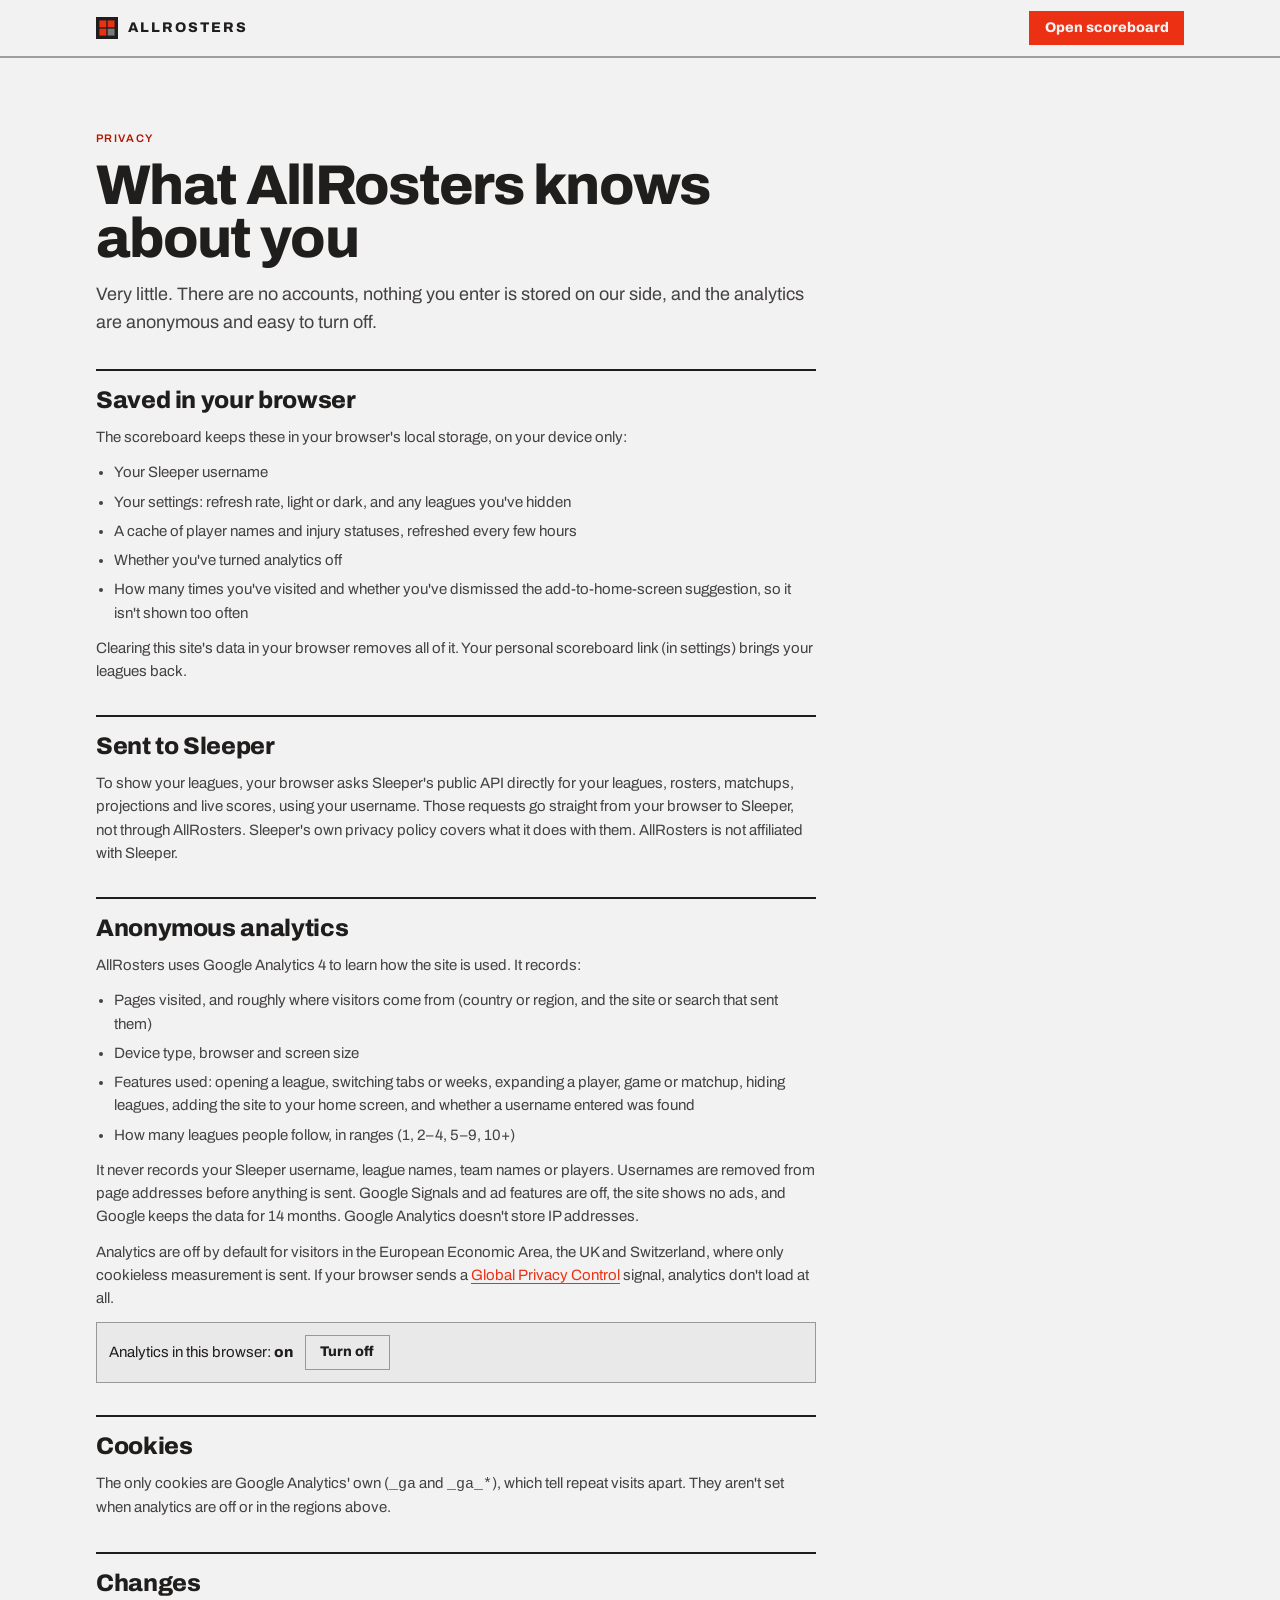
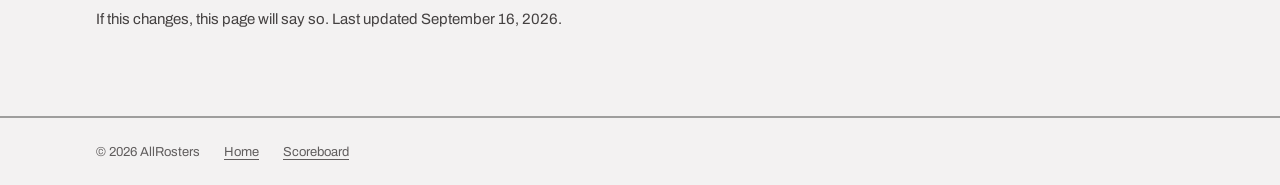
<file: privacy.html>
<!DOCTYPE html>
<html lang="en-US" data-theme="light">
<head>
<meta charset="utf-8">
<script src="/assets/analytics.js"></script>
<meta name="viewport" content="width=device-width, initial-scale=1, viewport-fit=cover">
<title>Privacy · AllRosters</title>
<meta name="description" content="What AllRosters keeps in your browser, what it asks Sleeper for, and the anonymous analytics it uses, with how to turn them off.">
<meta name="robots" content="index, follow">
<link rel="canonical" href="https://allrosters.com/privacy">
<meta name="theme-color" content="#f3f2f2" media="(prefers-color-scheme: light)">
<meta name="theme-color" content="#1a1918" media="(prefers-color-scheme: dark)">
<meta name="color-scheme" content="light dark">
<link rel="icon" href="/favicon.svg" type="image/svg+xml">
<link rel="icon" href="/favicon.ico" sizes="32x32">
<link rel="apple-touch-icon" href="/apple-touch-icon.png">
<link rel="manifest" href="/site.webmanifest">
<link rel="preconnect" href="https://fonts.googleapis.com">
<link rel="preconnect" href="https://fonts.gstatic.com" crossorigin>
<link rel="stylesheet" href="https://fonts.googleapis.com/css2?family=Archivo:wght@400;600;800&display=swap">
<link rel="stylesheet" href="/ds/modernist/styles.css">
<link rel="stylesheet" href="/assets/dark.css">
<script>
try{
  var t=(JSON.parse(localStorage.getItem("sb_cfg"))||{}).theme;
  if(!t && matchMedia("(prefers-color-scheme: dark)").matches) t="dark";
  if(t) document.documentElement.dataset.theme=t;
}catch(e){}
</script>
<style>
body{-webkit-font-smoothing:antialiased}
.wrap{max-width:1120px;margin:0 auto;padding:0 var(--space-4)}
.lb{font-size:11px;font-weight:600;letter-spacing:.12em;text-transform:uppercase;color:var(--color-neutral-700)}
.lb.acc{color:var(--color-accent-700)}
.site{border-bottom:2px solid var(--color-divider)}
.site .wrap{display:flex;align-items:center;gap:var(--space-4);min-height:56px}
.brand{display:flex;align-items:center;gap:10px;font-size:14px;font-weight:800;letter-spacing:.14em;color:var(--color-text);text-decoration:none}
.brand svg{width:22px;height:22px;display:block}
.site nav{margin-left:auto}
article{max-width:720px;padding:clamp(40px,7vw,72px) 0}
h1{font-size:clamp(36px,6vw,56px);line-height:.95;letter-spacing:-.03em;margin:var(--space-3) 0 var(--space-4)}
.lede{font-size:18px;color:var(--color-neutral-800);margin-bottom:var(--space-8)}
h2{font-size:24px;letter-spacing:-.015em;margin:var(--space-8) 0 var(--space-3);padding-top:var(--space-4);border-top:2px solid var(--color-text)}
p,li{color:var(--color-neutral-800)}
ul{padding-left:1.2em;margin:0 0 var(--space-3)}
li{margin-bottom:6px}
.switch{display:flex;flex-wrap:wrap;align-items:center;gap:var(--space-3);margin-top:var(--space-3);padding:var(--space-3);
  border:1px solid var(--color-divider);background:var(--color-surface)}
.switch .state{font-weight:800}
footer{border-top:2px solid var(--color-divider);padding:var(--space-6) 0 calc(var(--space-6) + env(safe-area-inset-bottom))}
footer .wrap{display:flex;flex-wrap:wrap;gap:var(--space-2) var(--space-6);font-size:13px;color:var(--color-neutral-700)}
footer a{color:inherit}
</style>
</head>
<body>
<header class="site">
  <div class="wrap">
    <a class="brand" href="/" aria-label="AllRosters home">
      <svg viewBox="0 0 32 32" aria-hidden="true"><rect width="32" height="32" fill="var(--color-text)"/><rect x="5" y="5" width="10" height="10" fill="var(--color-accent)"/><rect x="17" y="5" width="10" height="10" fill="var(--color-accent)"/><rect x="5" y="17" width="10" height="10" fill="var(--color-accent)"/><rect x="17" y="17" width="10" height="10" fill="var(--color-neutral-600)"/></svg>
      ALLROSTERS
    </a>
    <nav aria-label="Main"><a class="btn btn-primary" href="/scoreboard">Open scoreboard</a></nav>
  </div>
</header>

<main class="wrap">
  <article>
    <p class="lb acc">Privacy</p>
    <h1>What AllRosters knows about you</h1>
    <p class="lede">Very little. There are no accounts, nothing you enter is stored on our side, and the analytics are anonymous and easy to turn off.</p>

    <h2>Saved in your browser</h2>
    <p>The scoreboard keeps these in your browser's local storage, on your device only:</p>
    <ul>
      <li>Your Sleeper username</li>
      <li>Your settings: refresh rate, light or dark, and any leagues you've hidden</li>
      <li>A cache of player names and injury statuses, refreshed every few hours</li>
      <li>Whether you've turned analytics off</li>
      <li>How many times you've visited and whether you've dismissed the add-to-home-screen suggestion, so it isn't shown too often</li>
    </ul>
    <p>Clearing this site's data in your browser removes all of it. Your personal scoreboard link (in settings) brings your leagues back.</p>

    <h2>Sent to Sleeper</h2>
    <p>To show your leagues, your browser asks Sleeper's public API directly for your leagues, rosters, matchups, projections and live scores, using your username. Those requests go straight from your browser to Sleeper, not through AllRosters. Sleeper's own privacy policy covers what it does with them. AllRosters is not affiliated with Sleeper.</p>

    <h2>Anonymous analytics</h2>
    <p>AllRosters uses Google Analytics 4 to learn how the site is used. It records:</p>
    <ul>
      <li>Pages visited, and roughly where visitors come from (country or region, and the site or search that sent them)</li>
      <li>Device type, browser and screen size</li>
      <li>Features used: opening a league, switching tabs or weeks, expanding a player, game or matchup, hiding leagues, adding the site to your home screen, and whether a username entered was found</li>
      <li>How many leagues people follow, in ranges (1, 2–4, 5–9, 10+)</li>
    </ul>
    <p>It never records your Sleeper username, league names, team names or players. Usernames are removed from page addresses before anything is sent. Google Signals and ad features are off, the site shows no ads, and Google keeps the data for 14 months. Google Analytics doesn't store IP addresses.</p>
    <p>Analytics are off by default for visitors in the European Economic Area, the UK and Switzerland, where only cookieless measurement is sent. If your browser sends a <a href="https://globalprivacycontrol.org/">Global Privacy Control</a> signal, analytics don't load at all.</p>
    <div class="switch" id="switch" hidden>
      <span>Analytics in this browser: <span class="state" id="state"></span></span>
      <button class="btn btn-secondary" id="flip" type="button"></button>
    </div>

    <h2>Cookies</h2>
    <p>The only cookies are Google Analytics' own (<code>_ga</code> and <code>_ga_*</code>), which tell repeat visits apart. They aren't set when analytics are off or in the regions above.</p>

    <h2>Changes</h2>
    <p>If this changes, this page will say so. Last updated September 16, 2026.</p>
  </article>
</main>

<footer>
  <div class="wrap">
    <span>© 2026 AllRosters</span>
    <a href="/">Home</a>
    <a href="/scoreboard">Scoreboard</a>
  </div>
</footer>
<script>
/* the same switch as the scoreboard's settings */
(function(){
  if(!window.arAnalytics) return;
  var box=document.getElementById("switch"), state=document.getElementById("state"), flip=document.getElementById("flip");
  function show(){
    var st=arAnalytics.state();
    box.hidden=false;
    if(st==="gpc"){ state.textContent="off (Global Privacy Control)"; flip.hidden=true; return; }
    state.textContent = st==="on" ? "on" : "off";
    flip.textContent = st==="on" ? "Turn off" : "Turn on";
  }
  flip.addEventListener("click",function(){ arAnalytics.set(arAnalytics.state()!=="on"); show(); });
  show();
})();
</script>
</body>
</html>
</file>
<file: ds/modernist/styles.css>
/* Modernist — design-system tokens and component classes. This file is the source of truth for the system's look; retune it here and see readme.md. */
@import url('https://fonts.googleapis.com/css2?family=Archivo:wght@400;600;800&display=swap');

:root {
  --color-bg: #f3f2f2;
  --color-surface: #eae9e9;
  --color-text: #201e1d;
  --color-accent: #ec3013;
  --color-accent-2: #e15b47;
  --color-divider: color-mix(in srgb, #201e1d 40%, transparent);

  /* Tonal ramps — generated in OKLCH on one shared lightness scale, so the
     same step of any role matches the others in visual value. */
  --color-neutral-100: #f8f4f4;
  --color-neutral-200: #eae7e7;
  --color-neutral-300: #d7d3d3;
  --color-neutral-400: #bab6b6;
  --color-neutral-500: #9b9797;
  --color-neutral-600: #7d7979;
  --color-neutral-700: #605d5d;
  --color-neutral-800: #444141;
  --color-neutral-900: #2d2b2b;

  --color-accent-100: #fff2ef;
  --color-accent-200: #ffe0d9;
  --color-accent-300: #ffc4b8;
  --color-accent-400: #ff9783;
  --color-accent-500: #ff563c;
  --color-accent-600: #dd2b0f;
  --color-accent-700: #ae1800;
  --color-accent-800: #7c1405;
  --color-accent-900: #4d170e;

  --color-accent-2-100: #fff2ef;
  --color-accent-2-200: #ffe0da;
  --color-accent-2-300: #ffc4b9;
  --color-accent-2-400: #ff9784;
  --color-accent-2-500: #ef6853;
  --color-accent-2-600: #c94b39;
  --color-accent-2-700: #9e3526;
  --color-accent-2-800: #71261b;
  --color-accent-2-900: #471d16;

  --font-heading: "Archivo", system-ui, sans-serif;
  --font-heading-weight: 800;
  --font-body: "Archivo", system-ui, sans-serif;

  --space-1: 4.0px;
  --space-2: 8.0px;
  --space-3: 12.0px;
  --space-4: 16.0px;
  --space-6: 24.0px;
  --space-8: 32.0px;

  --radius-sm: 0px;
  --radius-md: 0px;
  --radius-lg: 0px;

  /* Elevation — derived from the ground: soft ink-tinted shadows on a
     light theme, a hairline edge + ambient darkness on a dark one. */
  --shadow-sm: 0 1px 2px color-mix(in srgb, #2d2b2b 14%, transparent);
  --shadow-md: 0 3px 10px color-mix(in srgb, #2d2b2b 16%, transparent);
  --shadow-lg: 0 12px 32px color-mix(in srgb, #2d2b2b 22%, transparent);
}

body {
  background: var(--color-bg);
  color: var(--color-text);
  font-family: var(--font-body);
}
h1, h2, h3, h4 { font-family: var(--font-heading); font-weight: var(--font-heading-weight); }

.grayscale{filter:grayscale(1) contrast(1.08)}

/* ══════════════════════════════════════════════════════════════════════════
   Components — built with the tokens above. Plain CSS
   on plain HTML: no JavaScript, no build step. Each class is documented in
   readme.md and demonstrated in foundations/ and components/.
   ══════════════════════════════════════════════════════════════════════ */

*, *::before, *::after { box-sizing: border-box; }
body { margin: 0; font-size: 15px; line-height: 1.55; font-weight: 400; }
h1, h2, h3, h4, h5, h6 {
  font-family: var(--font-heading); font-weight: var(--font-heading-weight);
  line-height: 1.12; letter-spacing: -0.015em; margin: 0 0 var(--space-2);
}
h1 { font-size: 42px; }
h2 { font-size: 32px; }
h3 { font-size: 25px; }
h4 { font-size: 20px; }
h5 { font-size: 16px; }
h6 { font-size: 13px; }
h6 { letter-spacing: 0.08em; text-transform: uppercase; }
p { margin: 0 0 var(--space-3); }
a { color: var(--color-accent); text-underline-offset: 3px; }
img { display: block; max-width: 100%; }
figure { margin: 0; }
figcaption {
  font-size: 11px; margin-top: var(--space-1);
  color: color-mix(in srgb, var(--color-text) 55%, transparent);
}
.text-muted { color: color-mix(in srgb, var(--color-text) 55%, transparent); }
:focus { outline: none; }
:focus-visible { outline: 2px solid var(--color-accent); outline-offset: 2px; }
::selection { background: color-mix(in srgb, var(--color-accent) 30%, transparent); }

/* — rules — */
.hr {
  height: 2px; border: 0; margin: var(--space-4) 0;
  background: var(--color-divider);
}

/* — buttons — */
.btn {
  display: inline-flex; align-items: center; justify-content: center; gap: 6px;
  cursor: pointer; text-decoration: none;
  font-family: var(--font-heading); font-weight: var(--font-heading-weight);
  font-size: 14px; line-height: 1.2; color: var(--color-text); /* matches the .input's 14px —
     the pair sits side by side in sign-up rows */
  background: transparent; border: 1px solid transparent;
  padding: var(--space-2) calc(var(--space-3) * 1.2);
  border-radius: var(--radius-md);
}
.btn svg { display: block; }
.btn:disabled { opacity: 0.45; cursor: not-allowed; }
.btn-primary { background: var(--color-accent); color: var(--color-bg); }
.btn-primary:hover { background: var(--color-accent-600); }
.btn-primary:active { background: var(--color-accent-700); }
.btn-secondary { border-color: var(--color-divider); }
.btn-secondary:hover { background: color-mix(in srgb, var(--color-text) 7%, transparent); }
.btn-secondary:active { background: color-mix(in srgb, var(--color-text) 14%, transparent); }
.btn-ghost { color: var(--color-accent); padding-inline: var(--space-1); }
.btn-ghost:hover { background: color-mix(in srgb, var(--color-accent) 10%, transparent); }
.btn-ghost:active { background: color-mix(in srgb, var(--color-accent) 18%, transparent); }
.btn-icon { width: 36px; height: 36px; padding: 0; }
.btn-block { width: 100%; margin-top: var(--space-2); justify-content: flex-start; text-align: left; }

/* — forms — */
.field > label {
  display: block; font-size: 12px; margin-bottom: 5px;
  color: color-mix(in srgb, var(--color-text) 70%, transparent);
}
.input {
  width: 100%; min-height: 36px; padding: 6px 10px; font: inherit;
  font-size: 14px; color: var(--color-text); caret-color: var(--color-accent);
  background: var(--color-surface);
  border: 1px solid var(--color-divider); border-radius: var(--radius-md);
}
.input:hover { border-color: color-mix(in srgb, var(--color-text) 45%, transparent); }
.input:focus-visible { border-color: var(--color-accent); outline-offset: 0; }
textarea.input { min-height: 90px; resize: vertical; }
.radio { display: inline-flex; align-items: center; gap: 8px; cursor: pointer; font-size: 14px; }
.radio input, .seg-opt input {
  position: absolute; opacity: 0; width: 0; height: 0; pointer-events: none;
}
.radio .dot {
  width: 16px; height: 16px; flex: none; border-radius: 50%;
  border: 1.5px solid var(--color-divider);
}
.radio:hover .dot { border-color: var(--color-accent); }
.radio input:checked + .dot {
  border-color: var(--color-accent); background: var(--color-accent);
  box-shadow: inset 0 0 0 4px var(--color-bg);
}
.radio input:focus-visible + .dot { outline: 2px solid var(--color-accent); outline-offset: 2px; }
.seg {
  display: inline-flex; overflow: hidden;
  border: 1px solid var(--color-divider); border-radius: var(--radius-md);
}
.seg-opt {
  display: inline-flex; align-items: center; gap: 6px;
  padding: 7px 12px; font-size: 13px; cursor: pointer;
}
.seg-opt + .seg-opt { border-left: 1px solid var(--color-divider); }
.seg-opt:has(input:checked) { background: var(--color-accent); color: var(--color-bg); }
.seg-opt:not(:has(input:checked)):hover { background: color-mix(in srgb, var(--color-text) 7%, transparent); }
.seg-opt:has(input:focus-visible) { outline: 2px solid var(--color-accent); outline-offset: -2px; }

/* — cards — */
.card {
  display: flex; flex-direction: column; gap: var(--space-2);
  padding: var(--space-3); border-radius: var(--radius-md); background: var(--color-surface);
}
.card-kicker { font-size: 10px; letter-spacing: 0.1em; text-transform: uppercase; color: var(--color-accent); }
.card-title {
  font-family: var(--font-heading); font-weight: var(--font-heading-weight);
  font-size: 17px; line-height: 1.2;
}
.card-body { margin: 0; font-size: 13px; opacity: 0.8; flex: 1; }
.card-meta {
  display: flex; align-items: center; gap: 6px; font-size: 11px;
  color: color-mix(in srgb, var(--color-text) 50%, transparent);
}
.elev-sm { box-shadow: var(--shadow-sm); }
.elev-md { box-shadow: var(--shadow-md); }
.elev-lg { box-shadow: var(--shadow-lg); }

/* — tags — */
.tag {
  display: inline-flex; align-items: center; font-size: 11px;
  letter-spacing: 0.02em; padding: 3px 10px;
  border-radius: calc(var(--radius-md) * 0.75);
}
.tag-accent { background: var(--color-accent-100); color: var(--color-accent-800); }
.tag-accent-2 { background: var(--color-accent-2-100); color: var(--color-accent-2-800); }
.tag-neutral { background: var(--color-neutral-100); color: var(--color-neutral-800); }
.tag-outline { border: 1px solid var(--color-accent); color: var(--color-accent); }

/* — navigation — */
.nav {
  display: flex; align-items: center; gap: var(--space-4);
  padding: var(--space-3) var(--space-4);
  border-bottom: 2px solid var(--color-divider);
}
.nav-brand {
  font-family: var(--font-heading); font-weight: var(--font-heading-weight);
  font-size: 18px; margin-right: auto;
}
.nav a { color: inherit; text-decoration: none; font-size: 14px; }
.nav a:hover, .nav a[aria-current='page'] { color: var(--color-accent); }

/* — tables — */
.table { width: 100%; border-collapse: collapse; font-size: 14px; }
.table th {
  text-align: left; font-size: 11px; letter-spacing: 0.08em; text-transform: uppercase;
  color: color-mix(in srgb, var(--color-text) 60%, transparent);
  padding: var(--space-2); border-bottom: 2px solid var(--color-divider);
}
.table td {
  padding: var(--space-2);
  border-bottom: 1px solid var(--color-divider);
}
.table tbody tr:hover { background: color-mix(in srgb, var(--color-text) 4%, transparent); }

/* — dialog — */
.dialog-backdrop {
  position: fixed; inset: 0; display: grid; place-items: center;
  padding: var(--space-4);
  background: color-mix(in srgb, var(--color-neutral-900) 50%, transparent);
}
.dialog {
  width: min(440px, 100%); display: flex; flex-direction: column; gap: var(--space-3);
  padding: var(--space-4); border-radius: var(--radius-lg);
  background: var(--color-surface); box-shadow: var(--shadow-lg);
}
.dialog-title {
  font-family: var(--font-heading); font-weight: var(--font-heading-weight);
  font-size: 20px;
}
.dialog-body { font-size: 14px; opacity: 0.85; }
.dialog-actions { display: flex; justify-content: flex-end; gap: var(--space-2); margin-top: var(--space-2); }
</file>
<file: assets/dark.css>
/* Dark theme for the Modernist tokens, shared by every page.
   Modernist is light-only, so this is the one place the dark values are stated.
   A page opts in by setting data-theme="dark" on <html>. */
[data-theme=dark]{
  --color-bg:#1a1918; --color-surface:#252322; --color-text:#f3f2f2;
  --color-divider:color-mix(in srgb,#f3f2f2 38%,transparent);
  /* ramps flipped end for end so the same step keeps the same job */
  --color-neutral-100:#2d2b2b; --color-neutral-200:#444141; --color-neutral-300:#605d5d;
  --color-neutral-400:#7d7979; --color-neutral-500:#9b9797; --color-neutral-600:#bab6b6;
  --color-neutral-700:#d7d3d3; --color-neutral-800:#eae7e7; --color-neutral-900:#f8f4f4;
  --color-accent:#ff563c; --color-accent-100:#2e1510; --color-accent-600:#ff7c66;
  --color-accent-700:#ff9783; --color-accent-800:#ffc4b8;
  color-scheme:dark;
}
</file>
<file: assets/leagues.css>
/* League colors, shared by the scoreboard and the homepage's picture of it.
   Red stays Modernist's signal color (live, win odds, lost points), so each league takes its own
   hue, in order; past eight the colors repeat and the league's code tells them apart. Every value clears 4.5:1 on the ground and on its tint, in both themes.
   An element opts in with .lg0–.lg7, which sets --lg and --lg-tint for everything inside it. */
:root{
  --league-0:#2549c8; --league-0-tint:#e8edfb;
  --league-1:#0a7650; --league-1-tint:#e2f2ea;
  --league-2:#6a3ecf; --league-2-tint:#eee8fa;
  --league-3:#8f5d00; --league-3-tint:#f6ecd8;
  --league-4:#b3246b; --league-4-tint:#f8e6ef;
  --league-5:#0b6c7d; --league-5-tint:#e0f1f4;
  --league-6:#4a5568; --league-6-tint:#e9ebef;
  --league-7:#5a6a0c; --league-7-tint:#eef1dc;
  --on-league:#ffffff;
}
[data-theme=dark]{
  --league-0:#8ea7ff; --league-0-tint:#1b2243;
  --league-1:#4ccf9e; --league-1-tint:#0f2a20;
  --league-2:#b89dff; --league-2-tint:#241b3b;
  --league-3:#eeb04f; --league-3-tint:#2e2310;
  --league-4:#ff8ac0; --league-4-tint:#35172a;
  --league-5:#5ccbdc; --league-5-tint:#0f2a2f;
  --league-6:#b0bacb; --league-6-tint:#23272f;
  --league-7:#bcd05a; --league-7-tint:#262b10;
  --on-league:#1a1918;
}
.lg0{--lg:var(--league-0);--lg-tint:var(--league-0-tint)}
.lg1{--lg:var(--league-1);--lg-tint:var(--league-1-tint)}
.lg2{--lg:var(--league-2);--lg-tint:var(--league-2-tint)}
.lg3{--lg:var(--league-3);--lg-tint:var(--league-3-tint)}
.lg4{--lg:var(--league-4);--lg-tint:var(--league-4-tint)}
.lg5{--lg:var(--league-5);--lg-tint:var(--league-5-tint)}
.lg6{--lg:var(--league-6);--lg-tint:var(--league-6-tint)}
.lg7{--lg:var(--league-7);--lg-tint:var(--league-7-tint)}
.lgc,.lb.lgc{color:var(--lg)}
</file>
